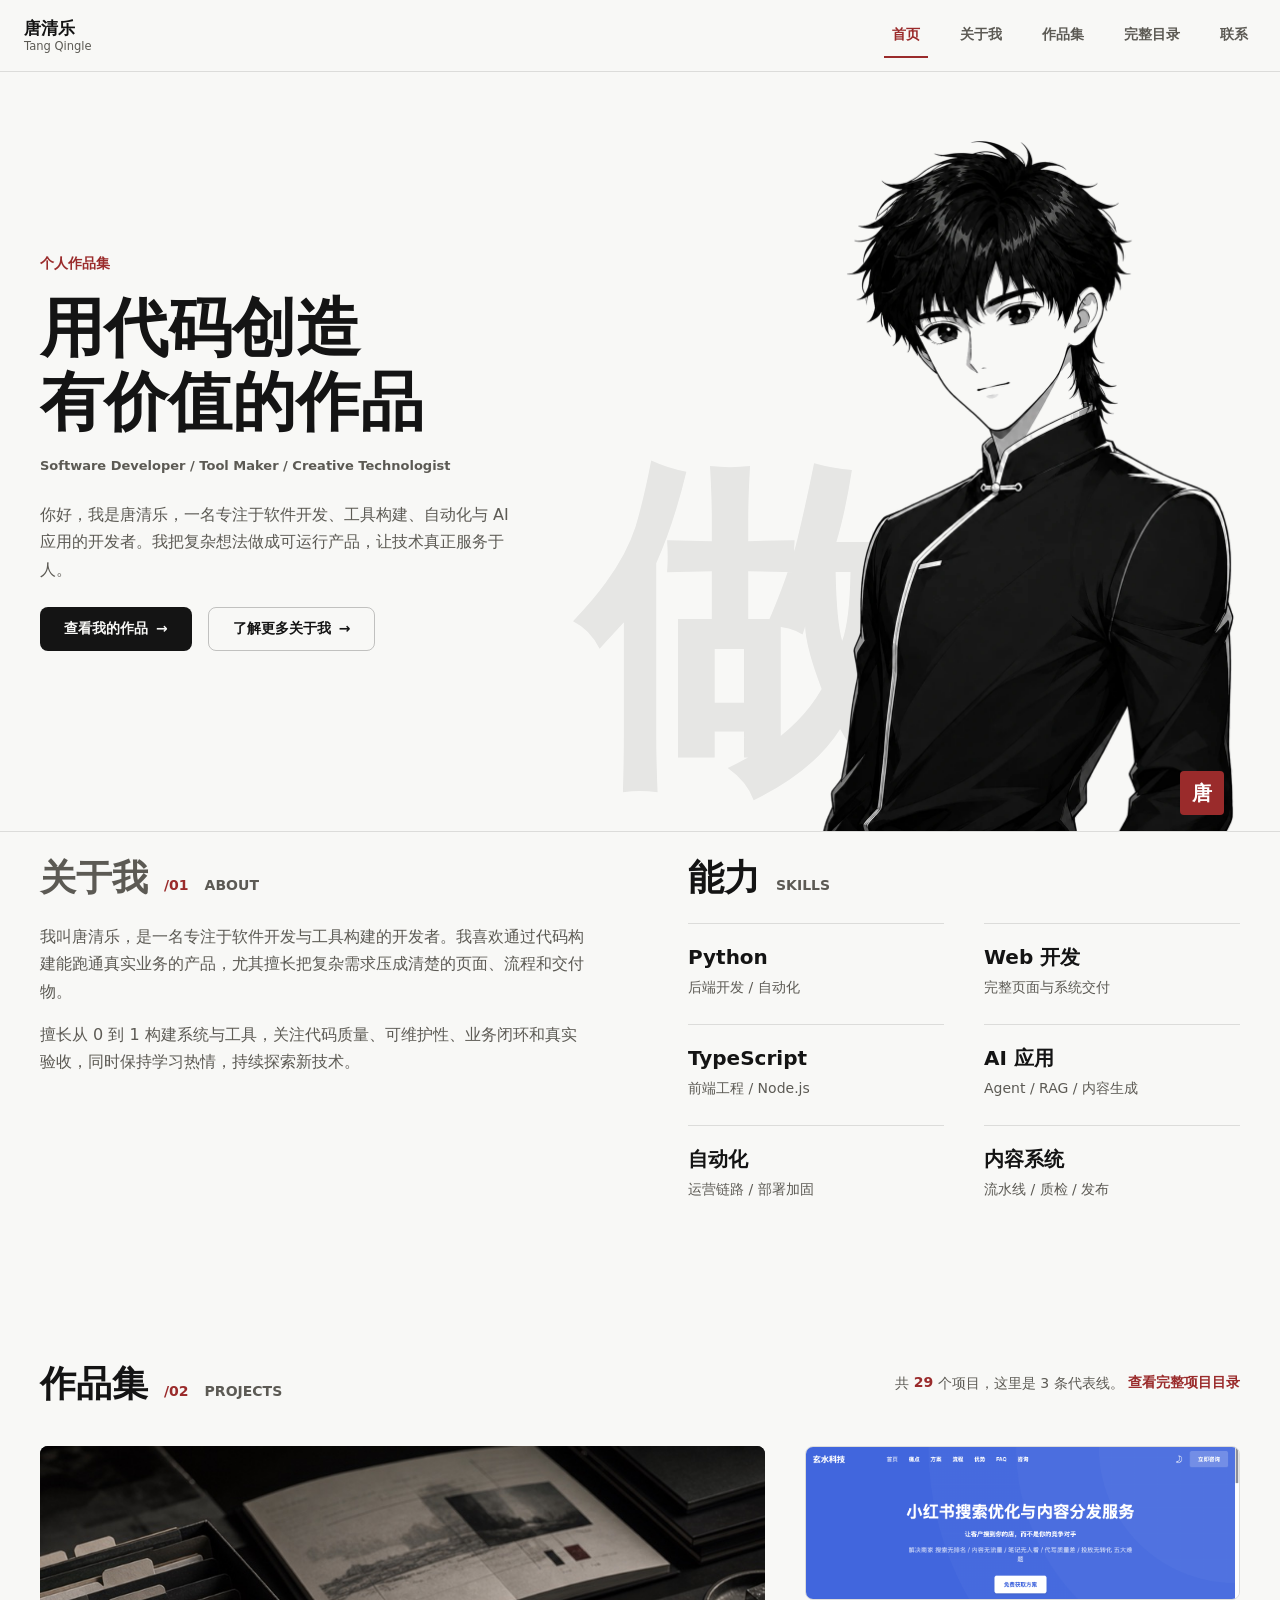
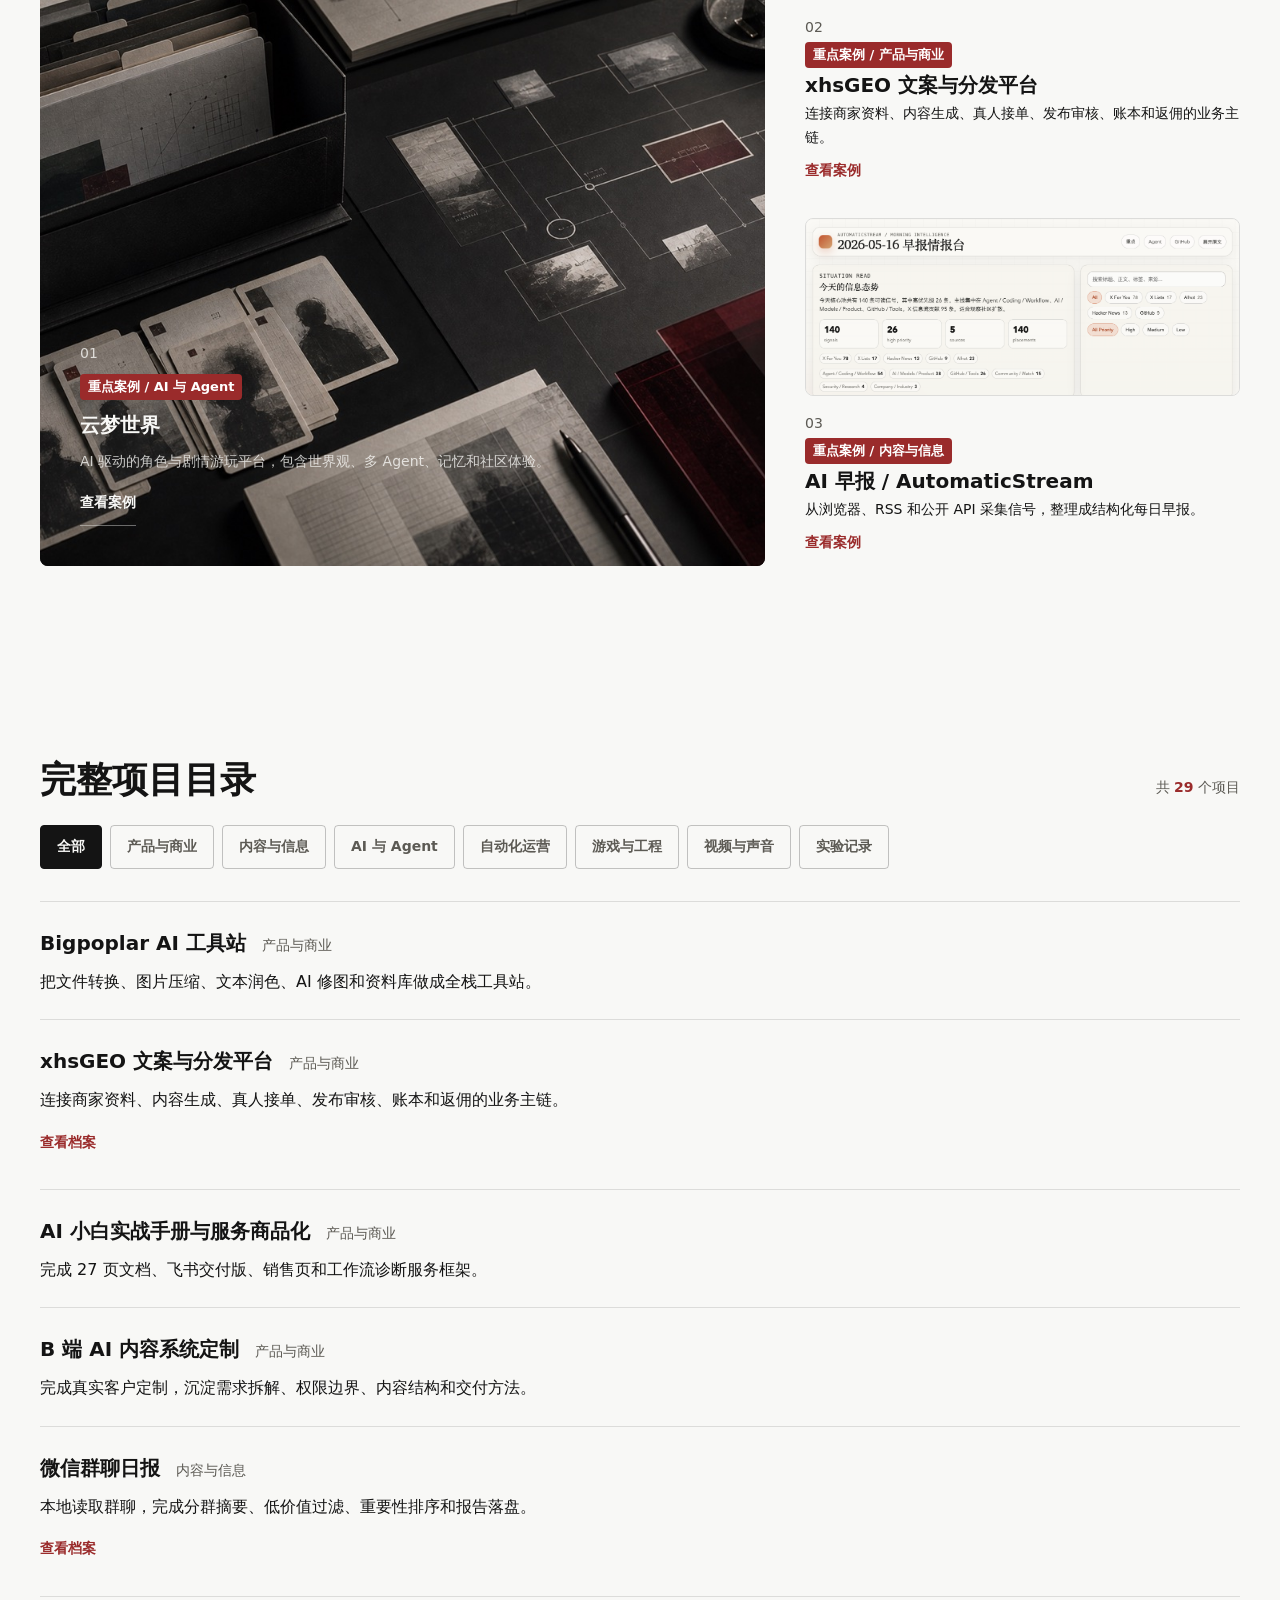
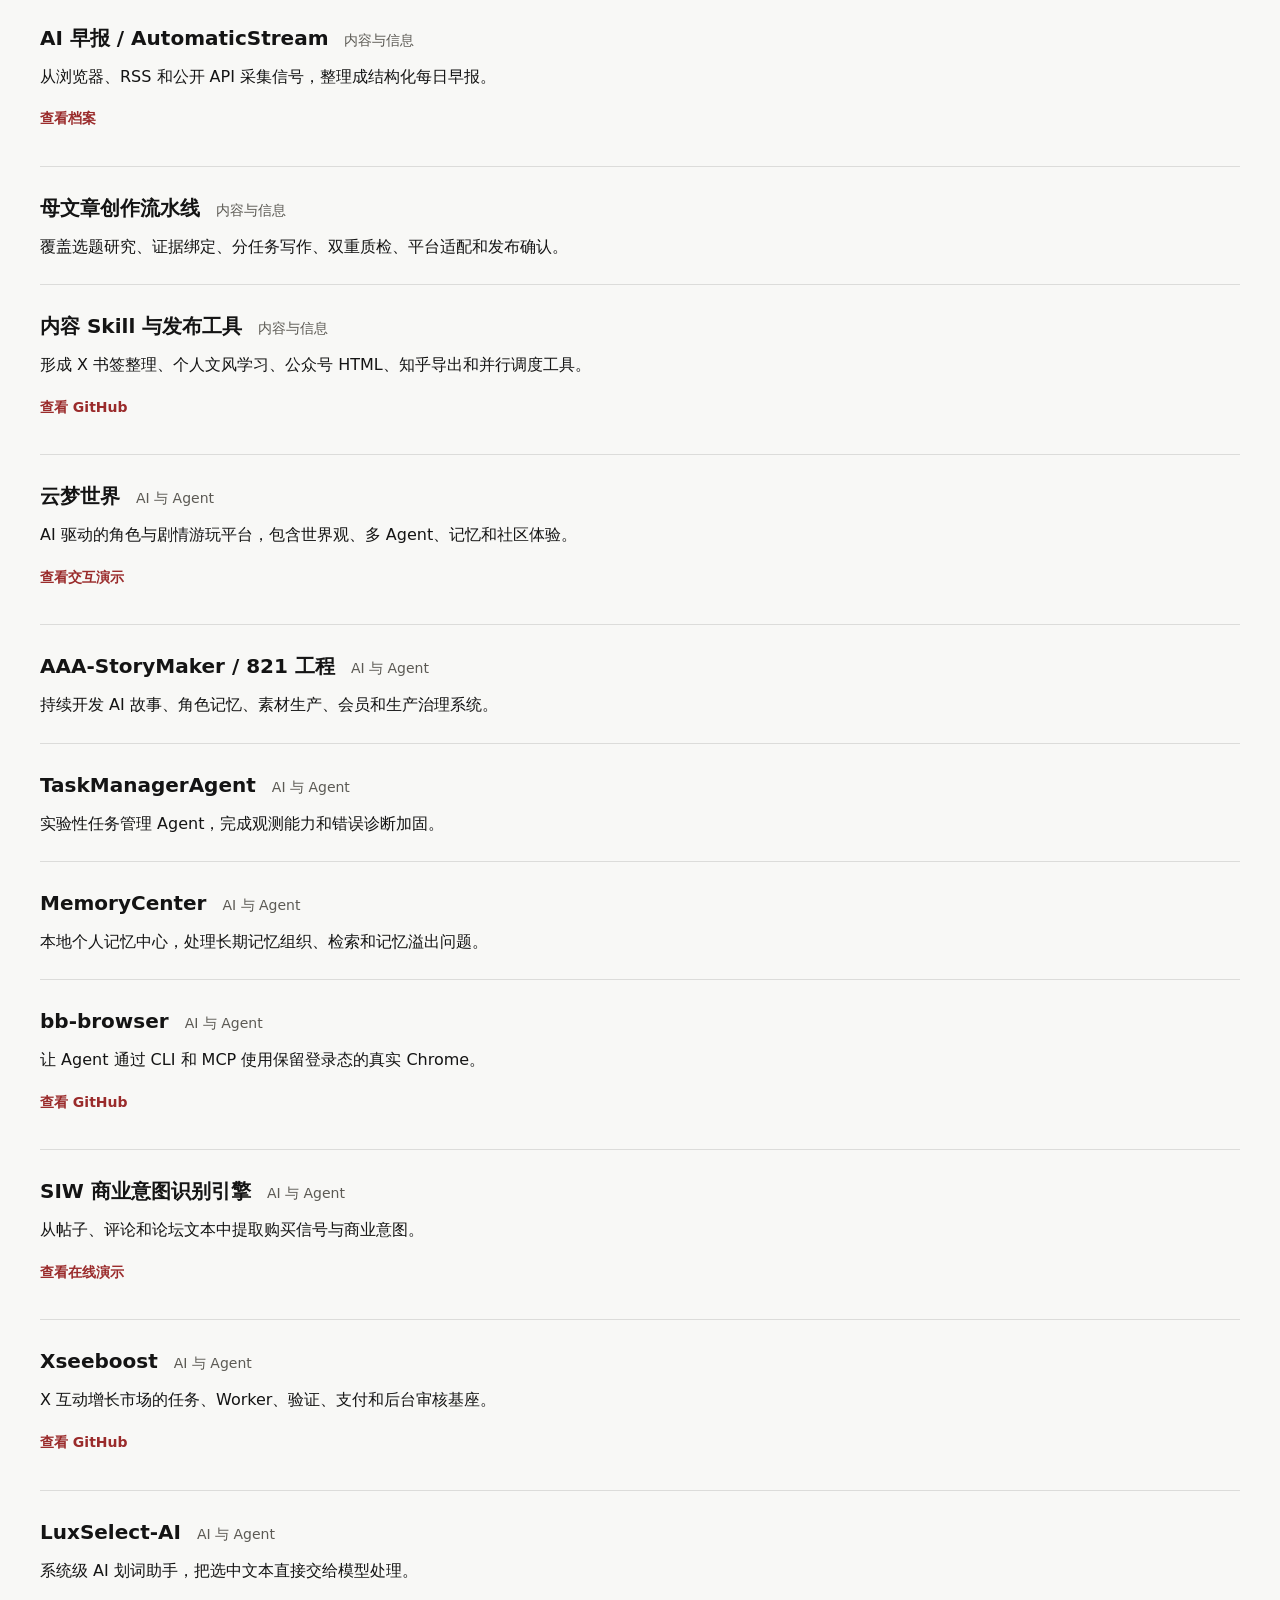
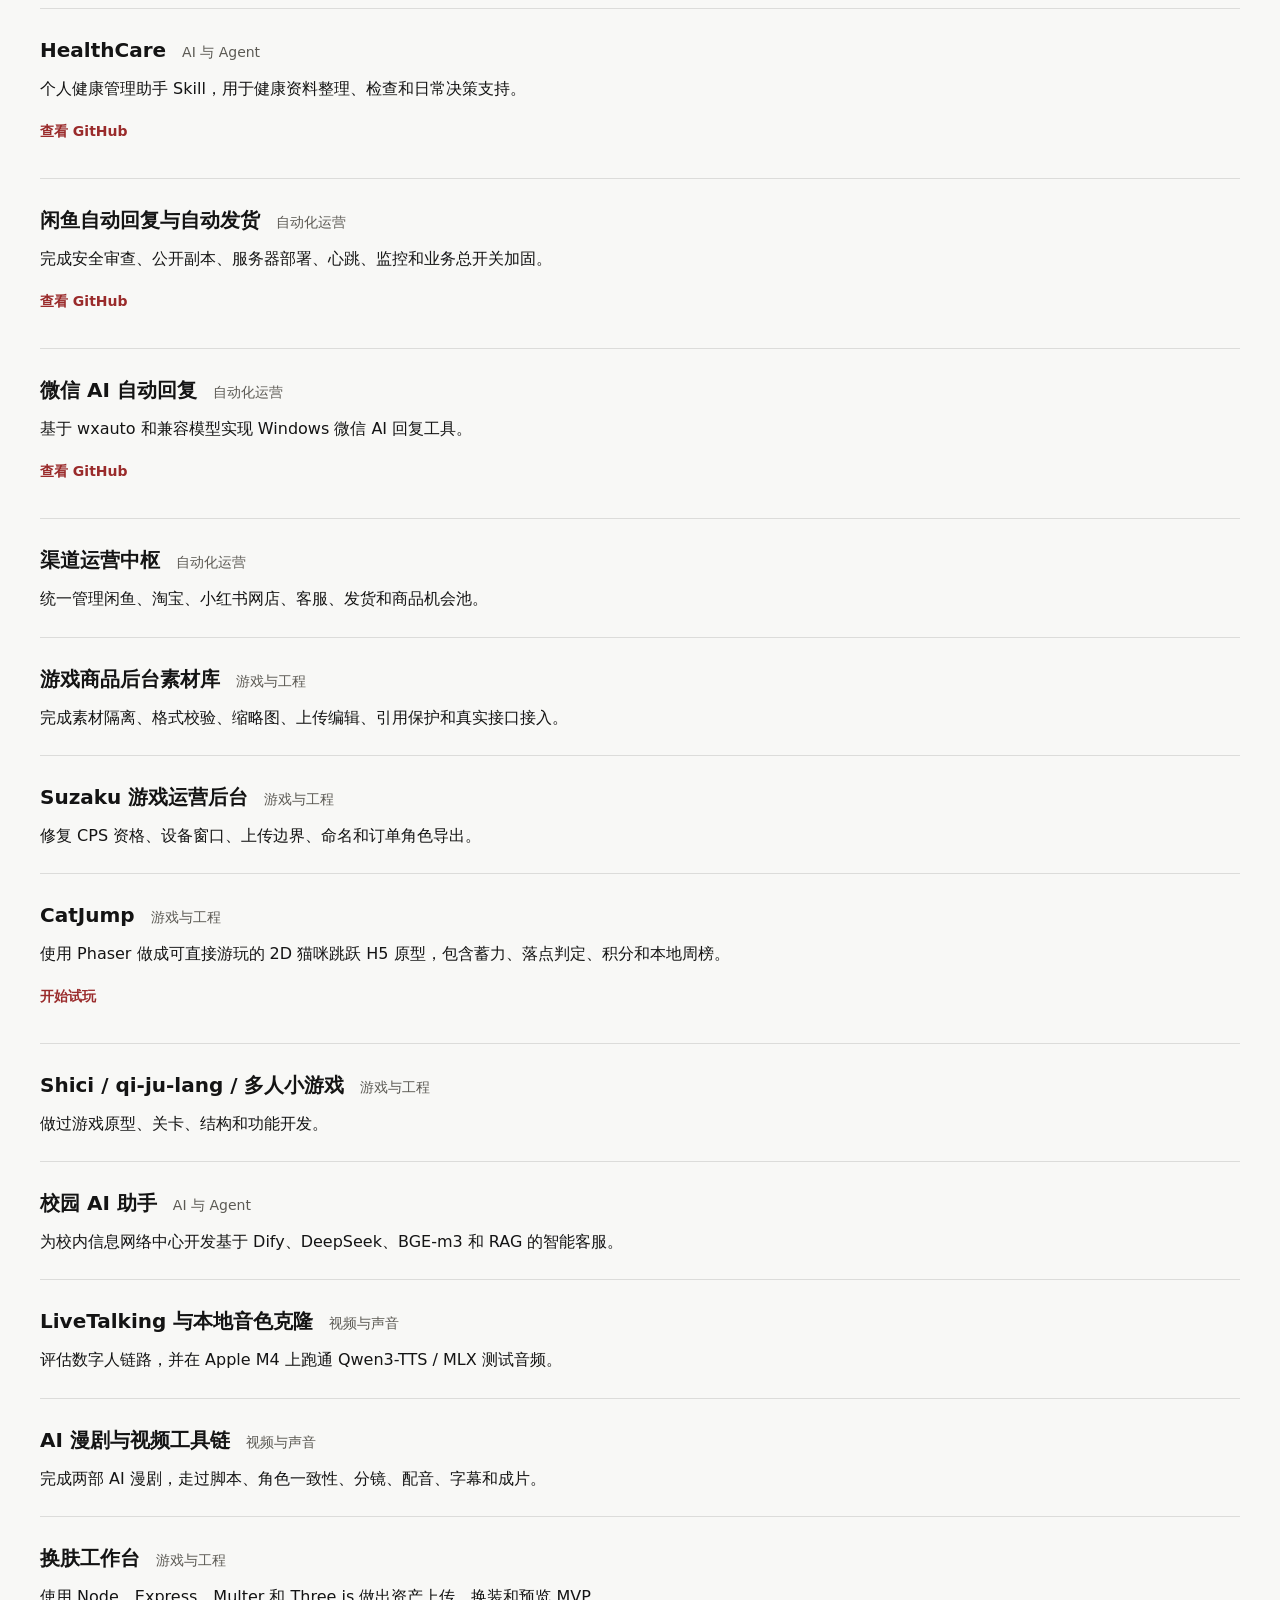
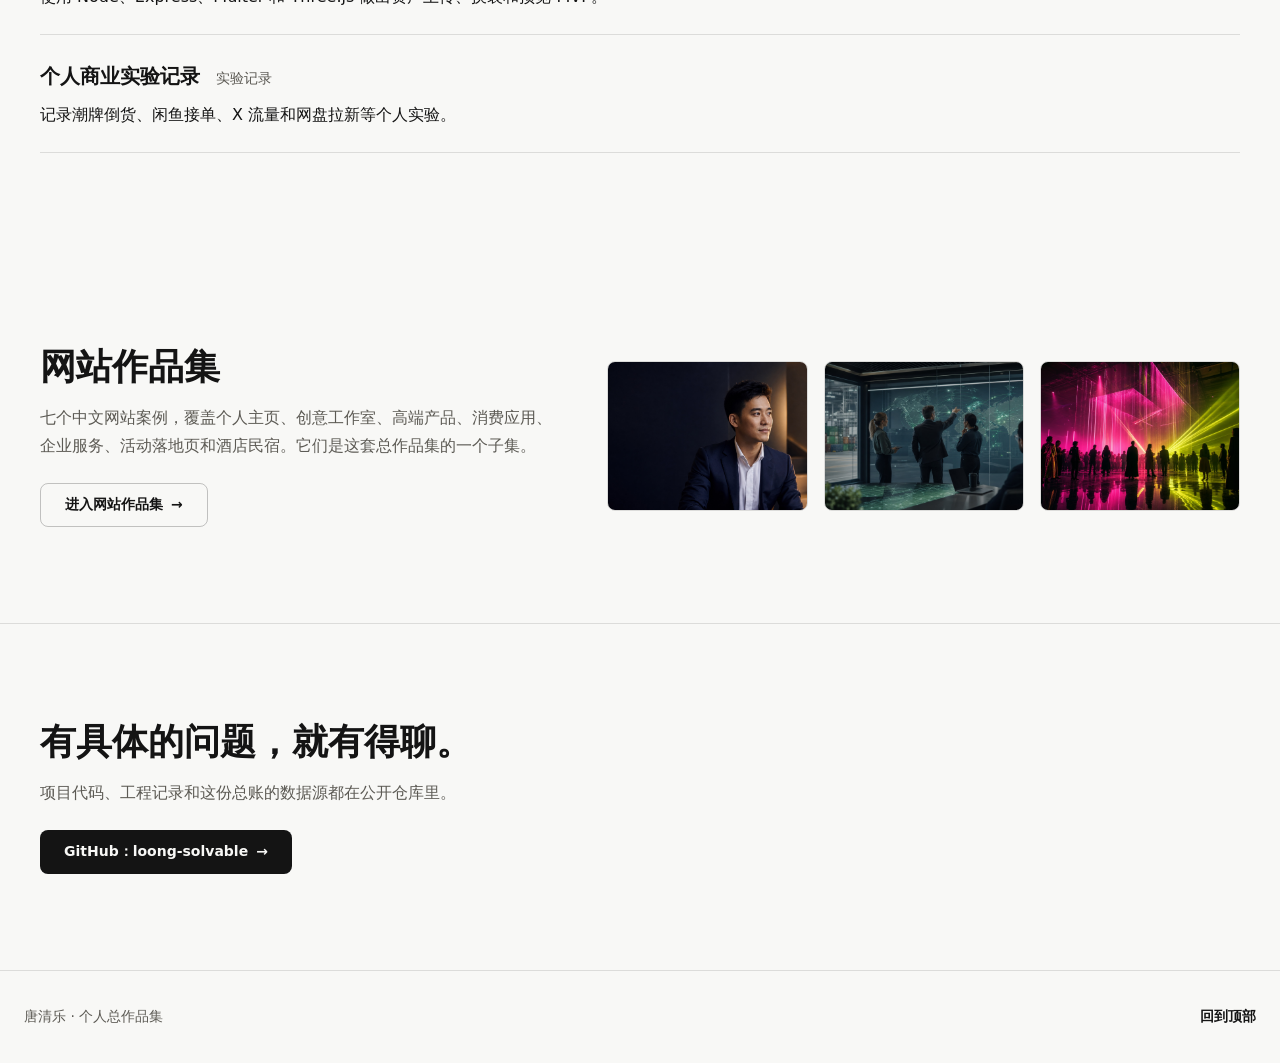
<file: index.html>
<!doctype html>
<html lang="zh-CN">
  <head>
    <meta charset="UTF-8" />
    <meta name="viewport" content="width=device-width, initial-scale=1.0" />
    <meta
      name="description"
      content="唐清乐的个人总作品集。29 个项目横跨 AI 产品、商业系统、自动化、内容流水线与工程实验。"
    />
    <title>唐清乐 | 个人总作品集</title>
    <link
      rel="icon"
      href="data:image/svg+xml,%3Csvg xmlns='http://www.w3.org/2000/svg' viewBox='0 0 64 64'%3E%3Crect width='64' height='64' rx='12' fill='%23141414'/%3E%3Ctext x='32' y='41' text-anchor='middle' font-family='Arial' font-size='28' font-weight='800' fill='%23f8f8f6'%3ET%3C/text%3E%3C/svg%3E"
    />
    <link rel="stylesheet" href="./styles.css?v=20260825-1" />
  </head>
  <body>
    <header class="site-header" data-site-header>
      <a class="brand" href="#top" aria-label="回到首页">
        <strong>唐清乐</strong>
        <span>Tang Qingle</span>
      </a>
      <button
        class="nav-toggle"
        type="button"
        aria-expanded="false"
        aria-controls="site-nav"
        data-nav-toggle
      >
        <span class="nav-toggle__bar"></span>
        <span class="nav-toggle__bar"></span>
        <span class="nav-toggle__bar"></span>
        <span class="sr-only">打开导航菜单</span>
      </button>
      <nav class="nav-links" id="site-nav" aria-label="页面导航" data-nav-links>
        <a href="#top">首页</a>
        <a href="#about">关于我</a>
        <a href="#featured">作品集</a>
        <a href="#ledger">完整目录</a>
        <a href="#contact">联系</a>
      </nav>
    </header>

    <main>
      <section class="hero" id="top" aria-labelledby="hero-title">
        <div class="hero__copy">
          <p class="hero__label">个人作品集</p>
          <h1 id="hero-title"><span>用代码创造</span><span>有价值的作品</span></h1>
          <p class="hero__role">Software Developer / Tool Maker / Creative Technologist</p>
          <p class="hero__intro">
            你好，我是唐清乐，一名专注于软件开发、工具构建、自动化与 AI
            应用的开发者。我把复杂想法做成可运行产品，让技术真正服务于人。
          </p>
          <div class="hero__actions">
            <a class="button button--primary" href="#featured">查看我的作品</a>
            <a class="button button--ghost" href="#about">了解更多关于我</a>
          </div>
        </div>
        <div class="hero__visual">
          <span class="hero__huge" aria-hidden="true">做</span>
          <img
            class="hero__portrait"
            src="./assets/tqy-hero-portrait.webp"
            alt="唐清乐黑白人物肖像"
            width="1122"
            height="1402"
            fetchpriority="high"
          />
          <span class="hero__seal" aria-hidden="true">唐</span>
        </div>
      </section>

      <section class="about reveal" id="about" aria-labelledby="about-title">
        <div class="about__intro">
          <p class="section-label"><span>关于我</span><span class="section-label__index">/01</span><span class="section-label__latin">ABOUT</span></p>
          <h2 id="about-title" class="sr-only">关于我</h2>
          <p>
            我叫唐清乐，是一名专注于软件开发与工具构建的开发者。我喜欢通过代码构建能跑通真实业务的产品，尤其擅长把复杂需求压成清楚的页面、流程和交付物。
          </p>
          <p>
            擅长从 0 到 1 构建系统与工具，关注代码质量、可维护性、业务闭环和真实验收，同时保持学习热情，持续探索新技术。
          </p>
        </div>
        <div class="about__skills">
          <p class="section-label"><span>能力</span><span class="section-label__latin">SKILLS</span></p>
          <ul class="skills-grid">
            <li><strong>Python</strong><span>后端开发 / 自动化</span></li>
            <li><strong>Web 开发</strong><span>完整页面与系统交付</span></li>
            <li><strong>TypeScript</strong><span>前端工程 / Node.js</span></li>
            <li><strong>AI 应用</strong><span>Agent / RAG / 内容生成</span></li>
            <li><strong>自动化</strong><span>运营链路 / 部署加固</span></li>
            <li><strong>内容系统</strong><span>流水线 / 质检 / 发布</span></li>
          </ul>
        </div>
      </section>

      <section class="featured reveal" id="featured" aria-labelledby="featured-title">
        <div class="featured__header">
          <p class="section-label"><span>作品集</span><span class="section-label__index">/02</span><span class="section-label__latin">PROJECTS</span></p>
          <h2 id="featured-title" class="sr-only">代表项目</h2>
          <p class="featured__note">
            共 <span data-project-count></span> 个项目，这里是 3 条代表线。
            <a href="#ledger">查看完整项目目录</a>
          </p>
        </div>
        <div class="featured__grid" data-featured-grid></div>
      </section>

      <section class="ledger reveal" id="ledger" aria-labelledby="ledger-title">
        <div class="ledger__header">
          <h2 id="ledger-title">完整项目目录</h2>
          <p class="ledger__count">共 <span data-project-count></span> 个项目</p>
        </div>
        <div class="ledger__filters" data-ledger-filters role="group" aria-label="按项目类别筛选"></div>
        <ul class="ledger__grid" data-ledger-grid></ul>
        <noscript>
          <p class="ledger__noscript">
            完整项目目录收录于本仓库 project-data.js，启用 JavaScript 后在此渲染，并提供分类筛选。
          </p>
        </noscript>
      </section>

      <section class="websites reveal" id="websites" aria-labelledby="websites-title">
        <div class="websites__copy">
          <h2 id="websites-title">网站作品集</h2>
          <p>
            七个中文网站案例，覆盖个人主页、创意工作室、高端产品、消费应用、企业服务、活动落地页和酒店民宿。它们是这套总作品集的一个子集。
          </p>
          <a class="button button--ghost" href="./portfolio-sites/index.html">进入网站作品集</a>
        </div>
        <div class="websites__thumbs">
          <img
            src="./portfolio-sites/assets/mingxuan-profile.jpg"
            alt="个人主页网站案例封面"
            loading="lazy"
          />
          <img
            src="./portfolio-sites/assets/northline-works.jpg"
            alt="企业服务网站案例封面"
            loading="lazy"
          />
          <img
            src="./portfolio-sites/assets/voltage-room.jpg"
            alt="活动落地页网站案例封面"
            loading="lazy"
          />
        </div>
      </section>

      <section class="contact reveal" id="contact" aria-labelledby="contact-title">
        <h2 id="contact-title">有具体的问题，就有得聊。</h2>
        <p>项目代码、工程记录和这份总账的数据源都在公开仓库里。</p>
        <a class="button button--primary" href="https://github.com/loong-solvable" target="_blank" rel="noreferrer">
          GitHub：loong-solvable
        </a>
      </section>
    </main>

    <footer class="site-footer">
      <p>唐清乐 · 个人总作品集</p>
      <a href="#top">回到顶部</a>
    </footer>

    <script src="./project-data.js?v=20260828-3"></script>
    <script src="./script.js?v=20260825-1"></script>
  </body>
</html>
</file>
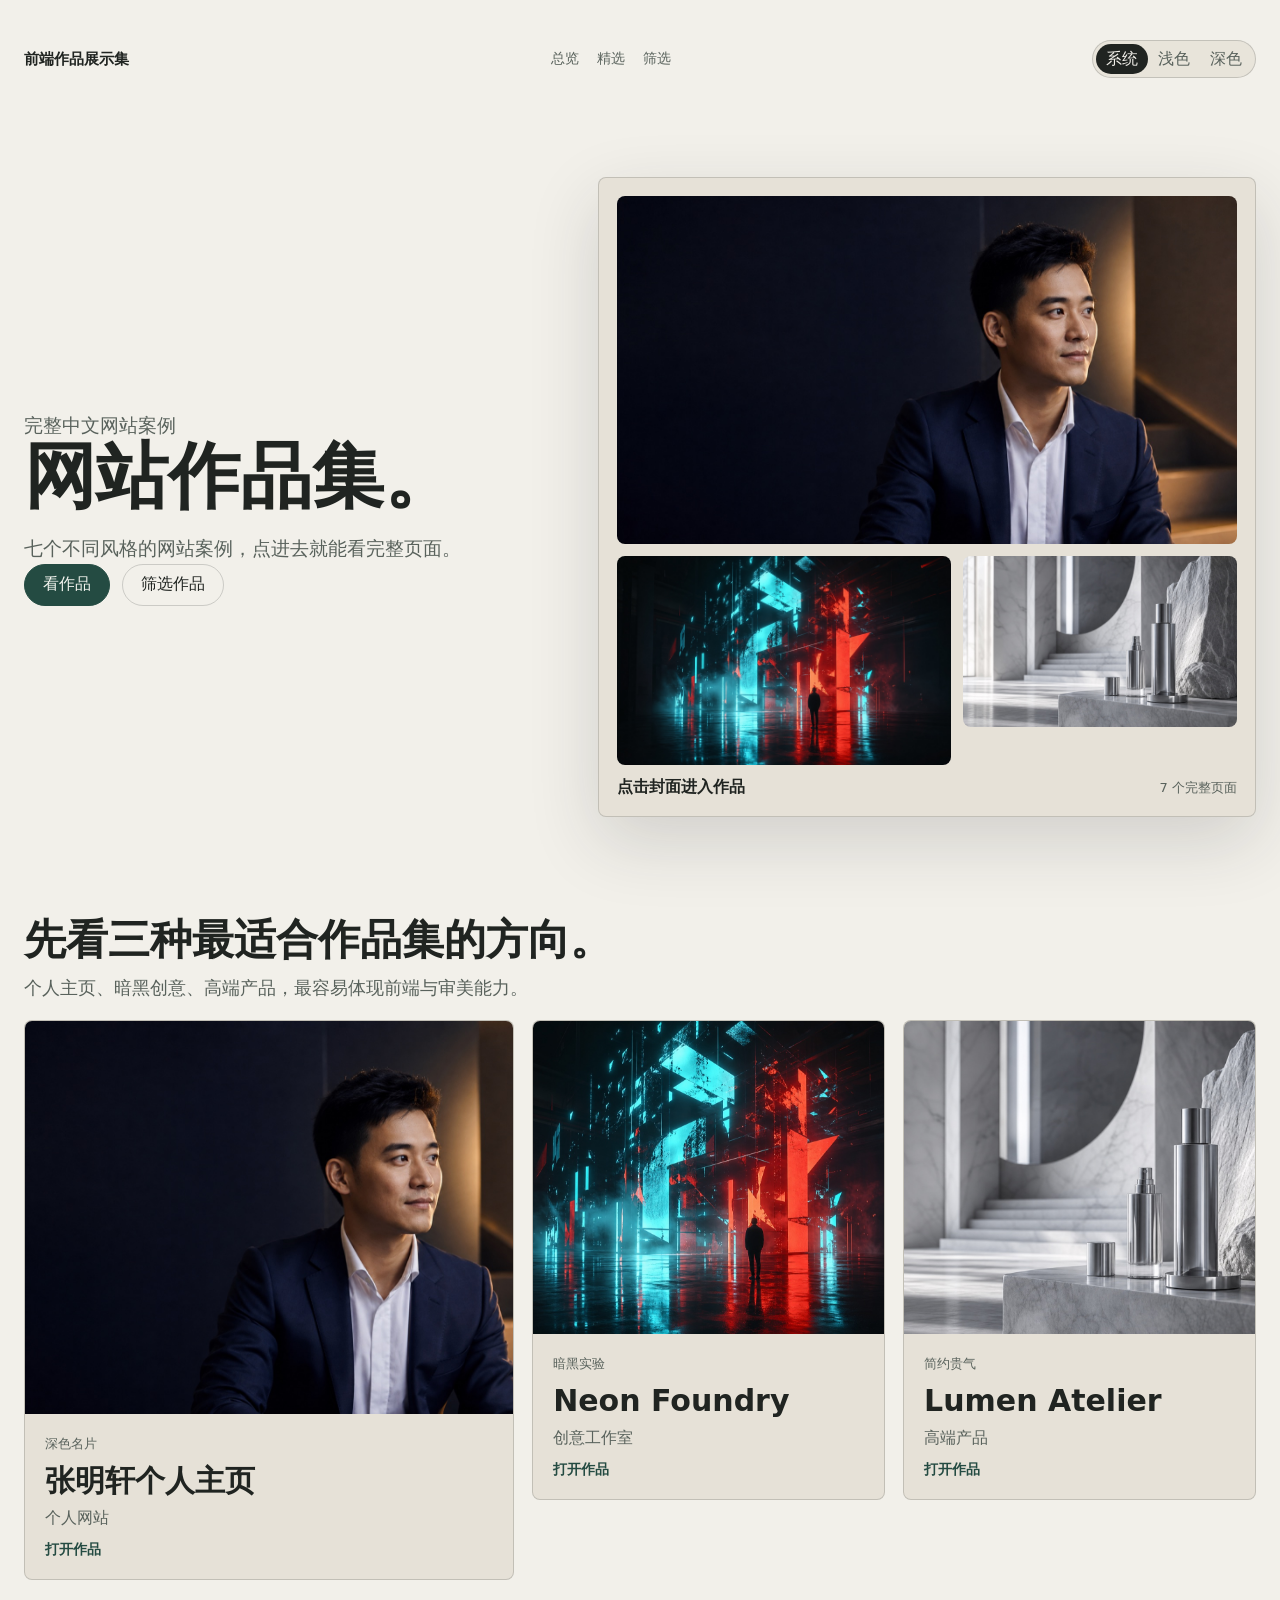
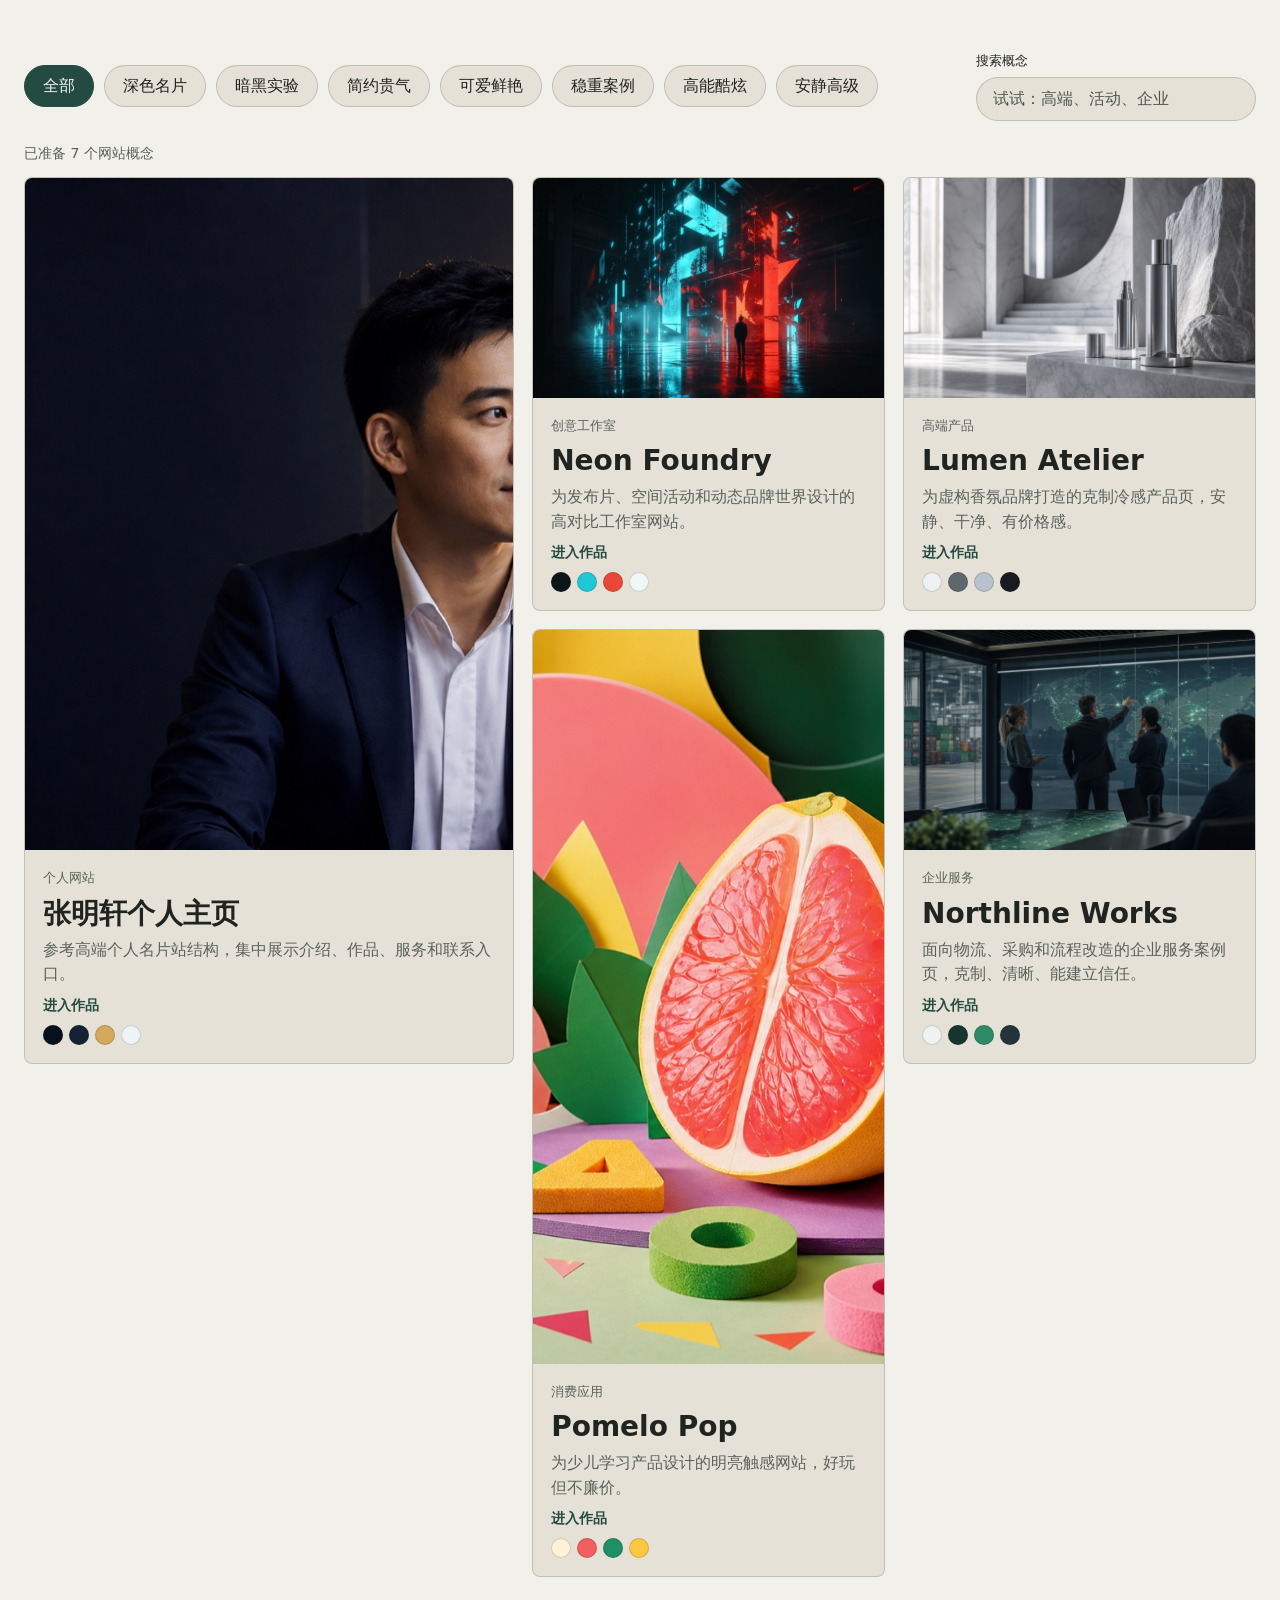
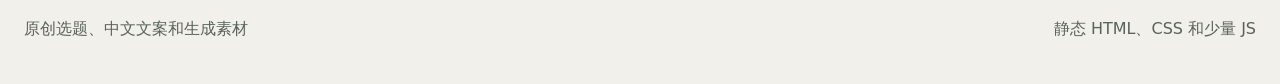
<file: portfolio-sites/index.html>
<!doctype html>
<html lang="zh-CN">
  <head>
    <meta charset="utf-8">
    <meta name="viewport" content="width=device-width, initial-scale=1">
    <meta name="description" content="一个中文前端作品展示集，集中展示七个可点击进入的完整网站案例。">
    <title>前端作品展示集</title>
    <link rel="icon" href="data:,">
    <link rel="preload" href="assets/mingxuan-profile.jpg" as="image">
    <link rel="stylesheet" href="styles.css">
  </head>
  <body class="gallery-body">
    <main class="gallery-shell">
      <header class="gallery-nav">
        <a class="brand-link" href="index.html">前端作品展示集</a>
        <nav aria-label="作品集导航">
          <a href="#overview">总览</a>
          <a href="#featured">精选</a>
          <a href="#filters">筛选</a>
        </nav>
        <div class="mode-toggle" data-mode-toggle></div>
      </header>

      <section id="overview" class="gallery-hero">
        <div>
          <p class="kicker">完整中文网站案例</p>
          <h1>网站作品集。</h1>
          <p>七个不同风格的网站案例，点进去就能看完整页面。</p>
          <div class="hero-actions">
            <a class="button primary" href="#concepts">看作品</a>
            <a class="button secondary" href="#filters">筛选作品</a>
          </div>
        </div>
        <aside class="gallery-panel showcase-panel" aria-label="作品封面拼贴">
          <a class="showcase-main" href="mingxuan-profile/" aria-label="打开张明轩个人主页">
            <img src="assets/mingxuan-profile.jpg" alt="张明轩个人主页封面">
          </a>
          <div class="showcase-pair">
            <a href="neon-foundry/" aria-label="打开 Neon Foundry">
              <img src="assets/neon-foundry.jpg" alt="Neon Foundry 网站封面">
            </a>
            <a href="lumen-atelier/" aria-label="打开 Lumen Atelier">
              <img src="assets/lumen-atelier.jpg" alt="Lumen Atelier 网站封面">
            </a>
          </div>
          <div class="panel-row">
            <strong>点击封面进入作品</strong>
            <span>7 个完整页面</span>
          </div>
        </aside>
      </section>

      <section id="featured" class="featured-section">
        <div class="section-copy">
          <h2>先看三种最适合作品集的方向。</h2>
          <p>个人主页、暗黑创意、高端产品，最容易体现前端与审美能力。</p>
        </div>
        <div class="featured-grid" data-featured-grid></div>
      </section>

      <section id="filters" class="gallery-controls" aria-label="作品筛选">
        <div class="filter-row" data-filters></div>
        <div class="search-wrap">
          <label for="site-search">搜索概念</label>
          <input id="site-search" data-search type="search" placeholder="试试：高端、活动、企业">
        </div>
      </section>

      <p class="gallery-state" data-gallery-state>正在加载网站概念</p>
      <section id="concepts" class="site-grid" data-project-grid aria-live="polite"></section>

      <footer class="gallery-footer">
        <span>原创选题、中文文案和生成素材</span>
        <span>静态 HTML、CSS 和少量 JS</span>
      </footer>
    </main>
    <script src="site-data.js"></script>
    <script src="theme.js"></script>
    <script src="portfolio.js"></script>
  </body>
</html>
</file>
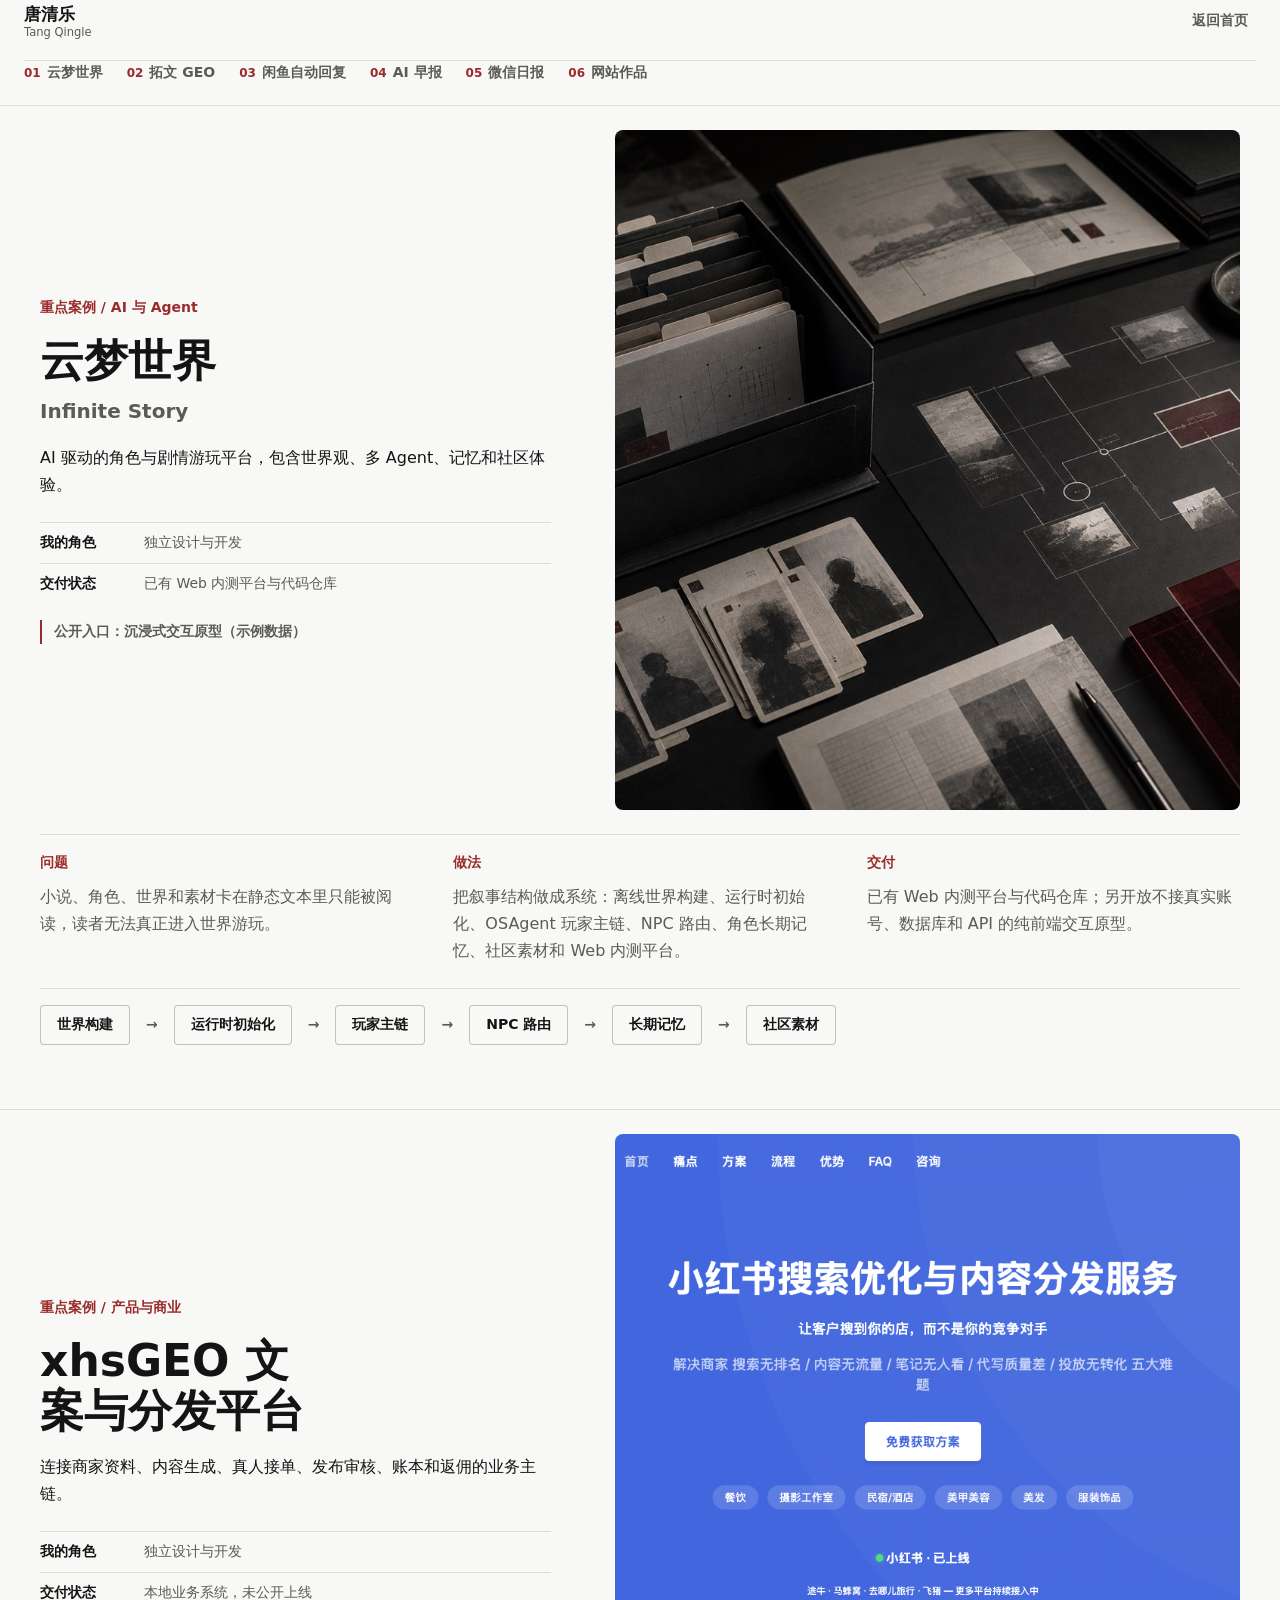
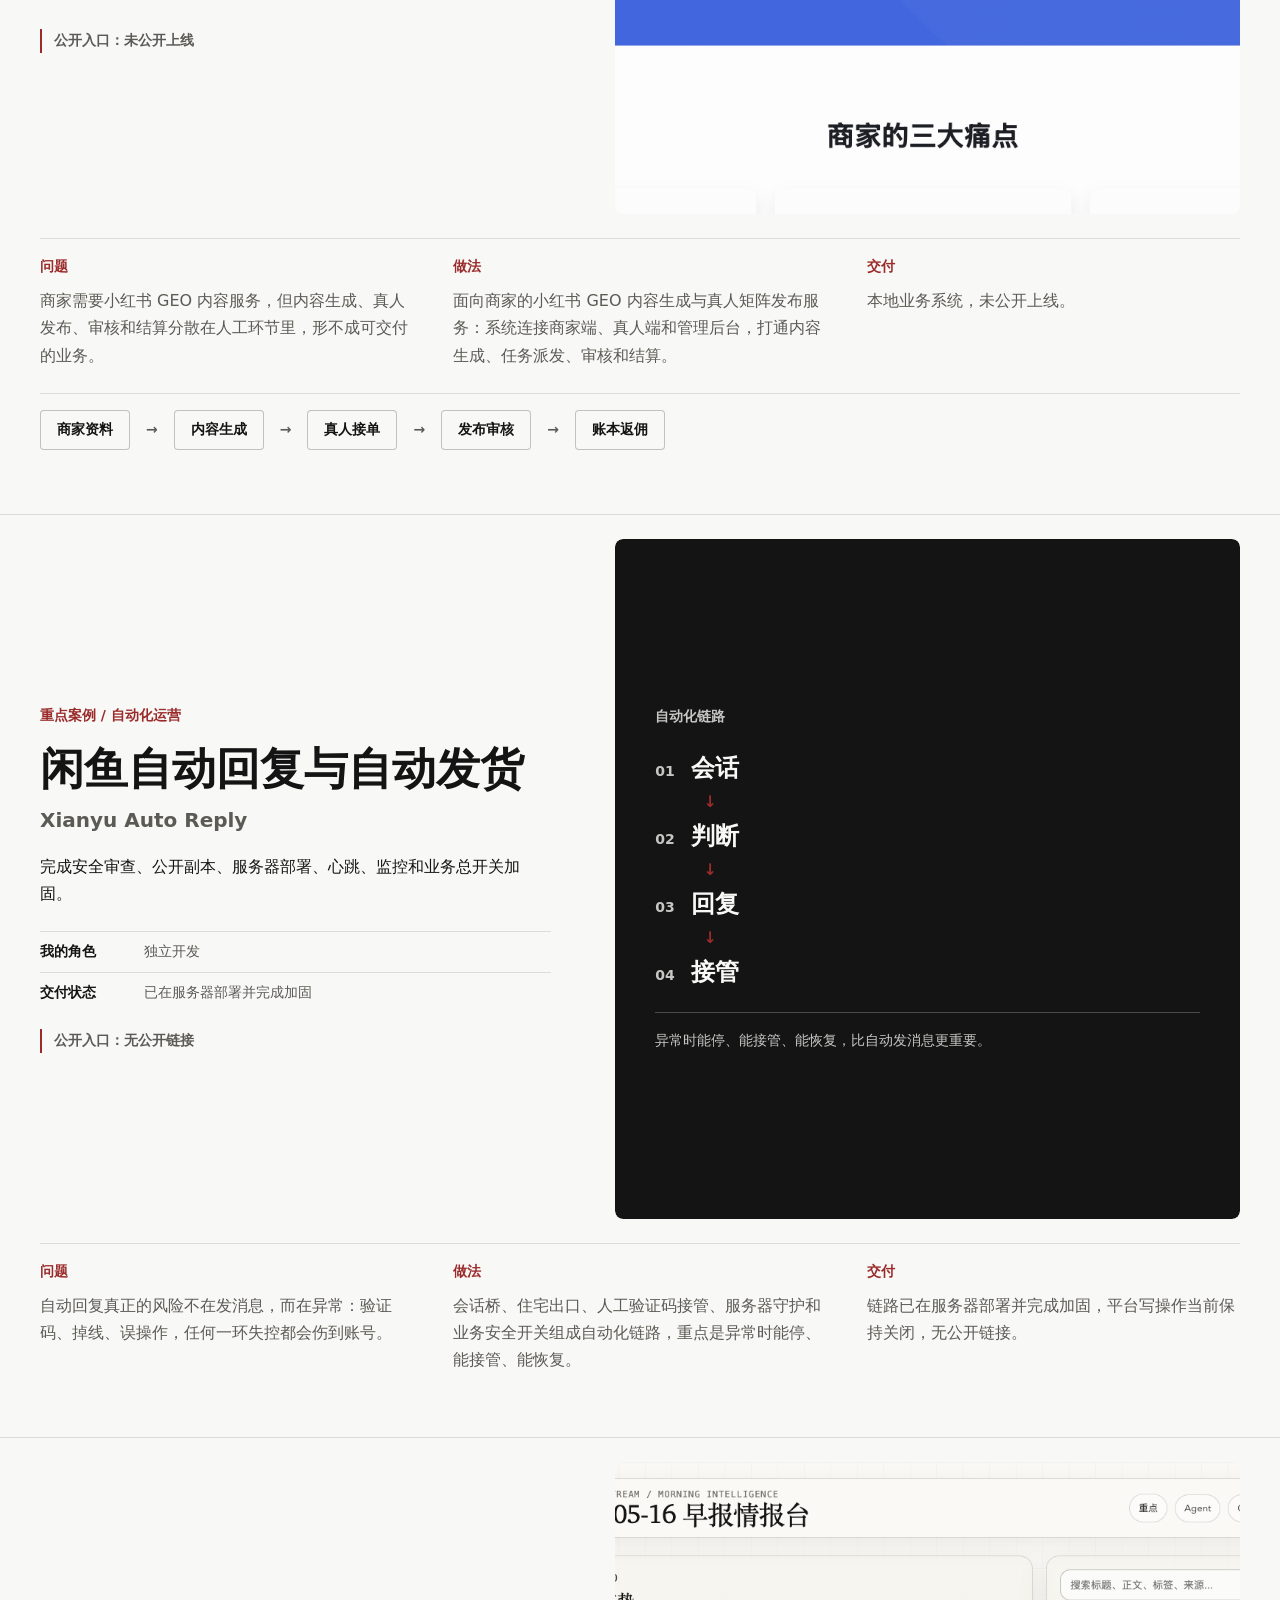
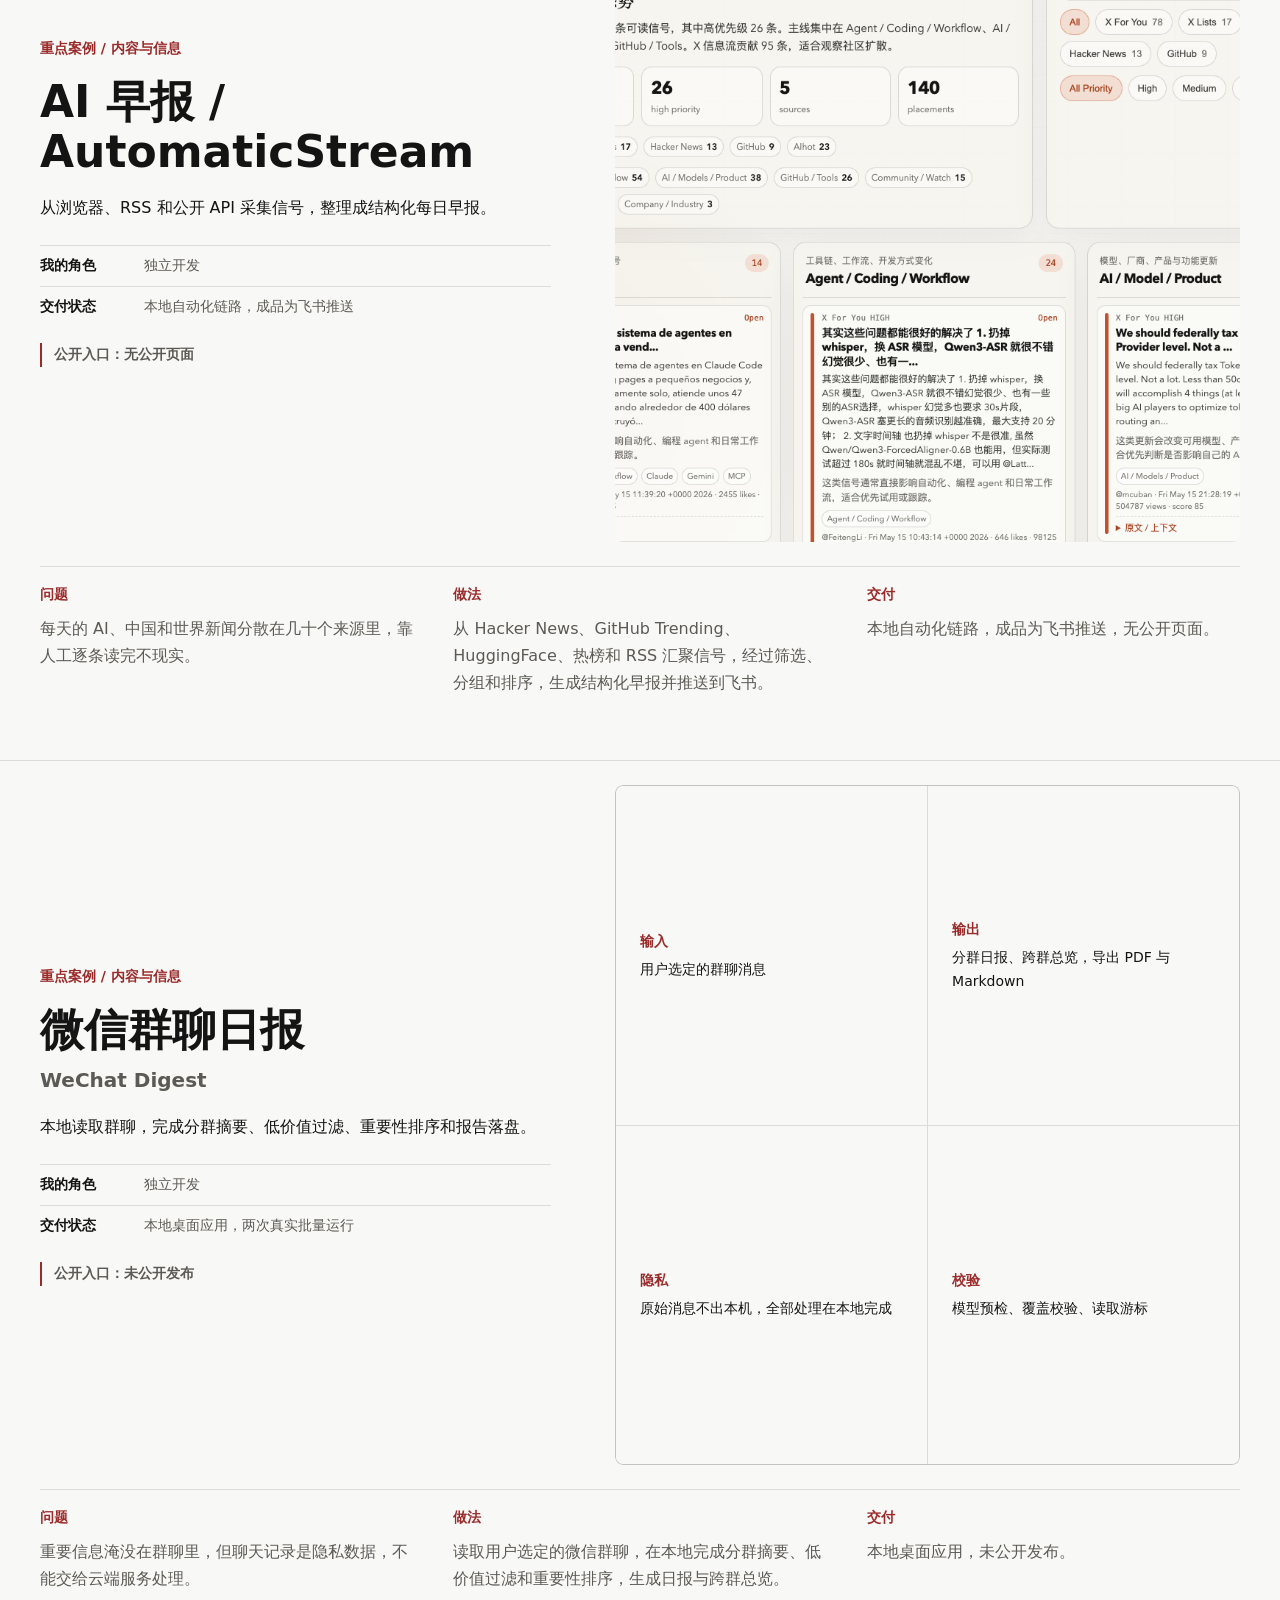
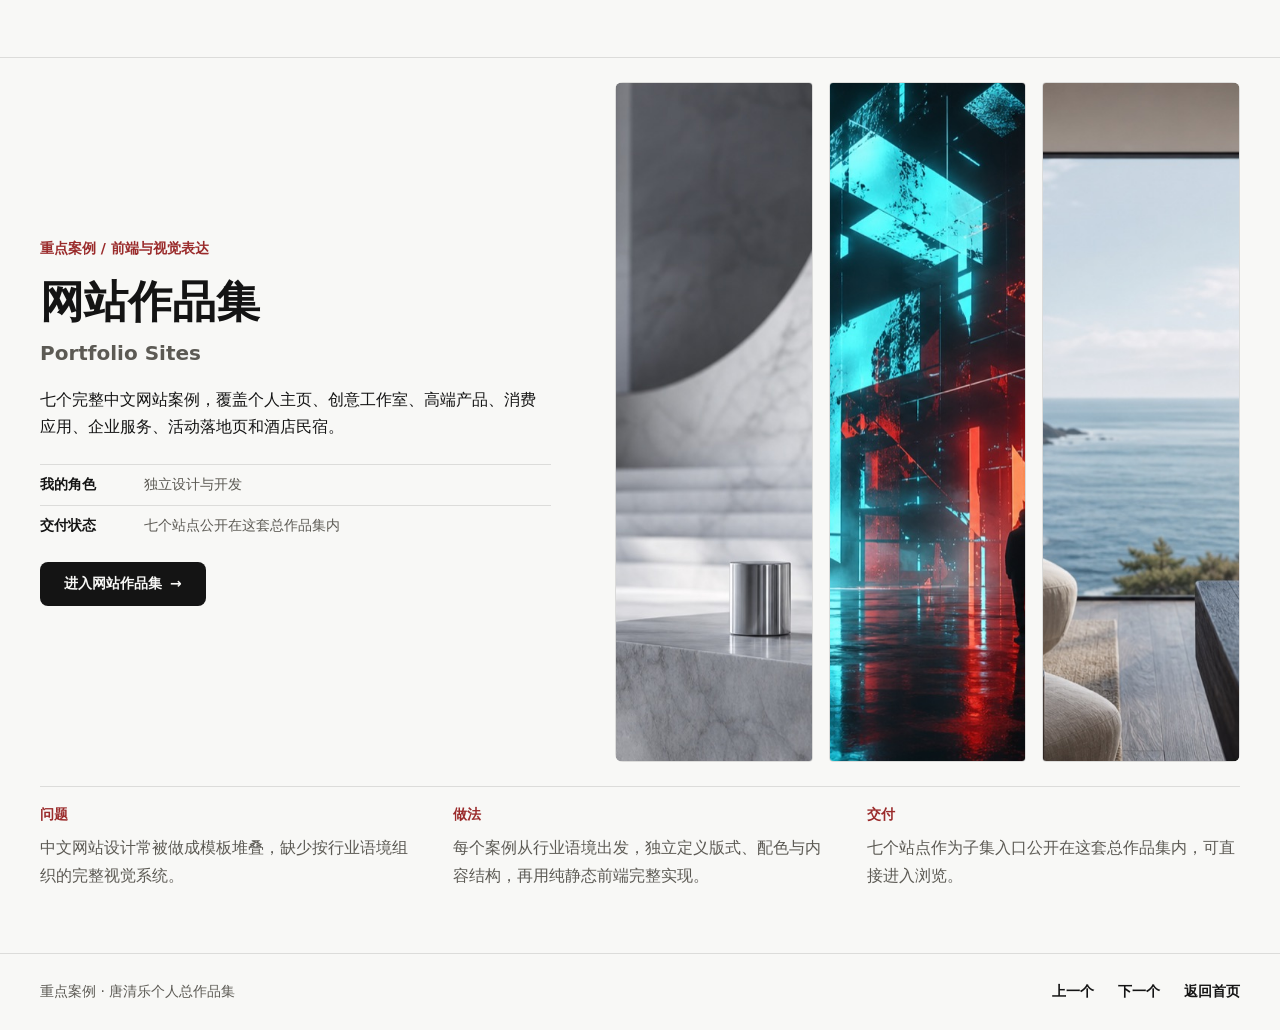
<file: project-cases/index.html>
<!doctype html>
<html lang="zh-CN">
  <head>
    <meta charset="UTF-8" />
    <meta name="viewport" content="width=device-width, initial-scale=1.0" />
    <meta
      name="description"
      content="唐清乐的六条重点案例。每条按问题、做法与交付展开。"
    />
    <title>重点案例 | 唐清乐</title>
    <link
      rel="icon"
      href="data:image/svg+xml,%3Csvg xmlns='http://www.w3.org/2000/svg' viewBox='0 0 64 64'%3E%3Crect width='64' height='64' rx='12' fill='%23141414'/%3E%3Ctext x='32' y='41' text-anchor='middle' font-family='Arial' font-size='28' font-weight='800' fill='%23f8f8f6'%3ET%3C/text%3E%3C/svg%3E"
    />
    <link rel="stylesheet" href="../styles.css?v=20260825-1" />
    <link rel="stylesheet" href="./styles.css?v=20260825-1" />
  </head>
  <body>
    <header class="site-header case-header">
      <a class="brand" href="../index.html" aria-label="返回首页">
        <strong>唐清乐</strong>
        <span>Tang Qingle</span>
      </a>
      <nav class="case-topnav" aria-label="页面导航">
        <a class="case-topnav__home" href="../index.html">返回首页</a>
      </nav>
      <nav class="case-index" aria-label="案例索引">
        <a href="#infinite-story"><span aria-hidden="true">01</span>云梦世界</a>
        <a href="#tuowen"><span aria-hidden="true">02</span>拓文 GEO</a>
        <a href="#xianyu"><span aria-hidden="true">03</span>闲鱼自动回复</a>
        <a href="#morning-brief"><span aria-hidden="true">04</span>AI 早报</a>
        <a href="#wechat-digest"><span aria-hidden="true">05</span>微信日报</a>
        <a href="#website-works"><span aria-hidden="true">06</span>网站作品</a>
      </nav>
    </header>

    <main id="top">
      <h1 class="sr-only">唐清乐重点案例</h1>

      <article class="case-entry" id="infinite-story" aria-labelledby="infinite-story-title">
        <div class="case-entry__inner">
          <div class="case-hero">
            <div class="case-hero__id">
              <div class="case-hero__head">
                <p class="case-kicker">重点案例 / AI 与 Agent</p>
                <h2 class="case-title" id="infinite-story-title">云梦世界</h2>
                <p class="case-sub">Infinite Story</p>
                <p class="case-lead">AI 驱动的角色与剧情游玩平台，包含世界观、多 Agent、记忆和社区体验。</p>
              </div>
              <div class="case-hero__meta">
                <dl class="case-meta">
                  <div>
                    <dt>我的角色</dt>
                    <dd>独立设计与开发</dd>
                  </div>
                  <div>
                    <dt>交付状态</dt>
                    <dd>已有 Web 内测平台与代码仓库</dd>
                  </div>
                </dl>
                <p class="case-status">
                  公开入口：<a href="../demos/yunmeng/">沉浸式交互原型</a>（示例数据）
                </p>
              </div>
            </div>
            <figure class="case-hero__visual">
              <img
                src="../assets/storymaker-case.jpg"
                alt="云梦世界叙事系统材料台，展示世界关系与角色卡"
                width="1200"
                height="900"
                fetchpriority="high"
              />
            </figure>
          </div>
          <div class="case-body">
            <dl class="case-cols">
              <div>
                <dt>问题</dt>
                <dd>小说、角色、世界和素材卡在静态文本里只能被阅读，读者无法真正进入世界游玩。</dd>
              </div>
              <div>
                <dt>做法</dt>
                <dd>把叙事结构做成系统：离线世界构建、运行时初始化、OSAgent 玩家主链、NPC 路由、角色长期记忆、社区素材和 Web 内测平台。</dd>
              </div>
              <div>
                <dt>交付</dt>
                <dd>已有 Web 内测平台与代码仓库；另开放不接真实账号、数据库和 API 的纯前端交互原型。</dd>
              </div>
            </dl>
            <ol class="flow-chain" aria-label="云梦世界系统链路">
              <li>世界构建</li>
              <li class="flow-chain__arrow" aria-hidden="true">→</li>
              <li>运行时初始化</li>
              <li class="flow-chain__arrow" aria-hidden="true">→</li>
              <li>玩家主链</li>
              <li class="flow-chain__arrow" aria-hidden="true">→</li>
              <li>NPC 路由</li>
              <li class="flow-chain__arrow" aria-hidden="true">→</li>
              <li>长期记忆</li>
              <li class="flow-chain__arrow" aria-hidden="true">→</li>
              <li>社区素材</li>
            </ol>
          </div>
        </div>
      </article>

      <article class="case-entry" id="tuowen" aria-labelledby="tuowen-title">
        <div class="case-entry__inner">
          <div class="case-hero reveal">
            <div class="case-hero__id">
              <div class="case-hero__head">
                <p class="case-kicker">重点案例 / 产品与商业</p>
                <h2 class="case-title" id="tuowen-title">xhsGEO 文案与分发平台</h2>
                <p class="case-lead">连接商家资料、内容生成、真人接单、发布审核、账本和返佣的业务主链。</p>
              </div>
              <div class="case-hero__meta">
                <dl class="case-meta">
                  <div>
                    <dt>我的角色</dt>
                    <dd>独立设计与开发</dd>
                  </div>
                  <div>
                    <dt>交付状态</dt>
                    <dd>本地业务系统，未公开上线</dd>
                  </div>
                </dl>
                <p class="case-status">公开入口：未公开上线</p>
              </div>
            </div>
            <figure class="case-hero__visual">
              <img
                src="../assets/tuowen-preview.png"
                alt="拓文 GEO 内容服务官网页面预览"
                width="1280"
                height="900"
                loading="lazy"
              />
            </figure>
          </div>
          <div class="case-body reveal">
            <dl class="case-cols">
              <div>
                <dt>问题</dt>
                <dd>商家需要小红书 GEO 内容服务，但内容生成、真人发布、审核和结算分散在人工环节里，形不成可交付的业务。</dd>
              </div>
              <div>
                <dt>做法</dt>
                <dd>面向商家的小红书 GEO 内容生成与真人矩阵发布服务：系统连接商家端、真人端和管理后台，打通内容生成、任务派发、审核和结算。</dd>
              </div>
              <div>
                <dt>交付</dt>
                <dd>本地业务系统，未公开上线。</dd>
              </div>
            </dl>
            <ol class="flow-chain" aria-label="拓文业务主链">
              <li>商家资料</li>
              <li class="flow-chain__arrow" aria-hidden="true">→</li>
              <li>内容生成</li>
              <li class="flow-chain__arrow" aria-hidden="true">→</li>
              <li>真人接单</li>
              <li class="flow-chain__arrow" aria-hidden="true">→</li>
              <li>发布审核</li>
              <li class="flow-chain__arrow" aria-hidden="true">→</li>
              <li>账本返佣</li>
            </ol>
          </div>
        </div>
      </article>

      <article class="case-entry" id="xianyu" aria-labelledby="xianyu-title">
        <div class="case-entry__inner">
          <div class="case-hero reveal">
            <div class="case-hero__id">
              <div class="case-hero__head">
                <p class="case-kicker">重点案例 / 自动化运营</p>
                <h2 class="case-title" id="xianyu-title">闲鱼自动回复与自动发货</h2>
                <p class="case-sub">Xianyu Auto Reply</p>
                <p class="case-lead">完成安全审查、公开副本、服务器部署、心跳、监控和业务总开关加固。</p>
              </div>
              <div class="case-hero__meta">
                <dl class="case-meta">
                  <div>
                    <dt>我的角色</dt>
                    <dd>独立开发</dd>
                  </div>
                  <div>
                    <dt>交付状态</dt>
                    <dd>已在服务器部署并完成加固</dd>
                  </div>
                </dl>
                <p class="case-status">公开入口：无公开链接</p>
              </div>
            </div>
            <div class="case-hero__visual">
              <div class="flow-panel">
                <p class="flow-panel__label">自动化链路</p>
                <ol class="flow-panel__steps">
                  <li><span aria-hidden="true">01</span>会话</li>
                  <li class="flow-panel__arrow" aria-hidden="true">↓</li>
                  <li><span aria-hidden="true">02</span>判断</li>
                  <li class="flow-panel__arrow" aria-hidden="true">↓</li>
                  <li><span aria-hidden="true">03</span>回复</li>
                  <li class="flow-panel__arrow" aria-hidden="true">↓</li>
                  <li><span aria-hidden="true">04</span>接管</li>
                </ol>
                <p class="flow-panel__note">异常时能停、能接管、能恢复，比自动发消息更重要。</p>
              </div>
            </div>
          </div>
          <div class="case-body reveal">
            <dl class="case-cols">
              <div>
                <dt>问题</dt>
                <dd>自动回复真正的风险不在发消息，而在异常：验证码、掉线、误操作，任何一环失控都会伤到账号。</dd>
              </div>
              <div>
                <dt>做法</dt>
                <dd>会话桥、住宅出口、人工验证码接管、服务器守护和业务安全开关组成自动化链路，重点是异常时能停、能接管、能恢复。</dd>
              </div>
              <div>
                <dt>交付</dt>
                <dd>链路已在服务器部署并完成加固，平台写操作当前保持关闭，无公开链接。</dd>
              </div>
            </dl>
          </div>
        </div>
      </article>

      <article class="case-entry" id="morning-brief" aria-labelledby="morning-brief-title">
        <div class="case-entry__inner">
          <div class="case-hero reveal">
            <div class="case-hero__id">
              <div class="case-hero__head">
                <p class="case-kicker">重点案例 / 内容与信息</p>
                <h2 class="case-title" id="morning-brief-title">AI 早报 / AutomaticStream</h2>
                <p class="case-lead">从浏览器、RSS 和公开 API 采集信号，整理成结构化每日早报。</p>
              </div>
              <div class="case-hero__meta">
                <dl class="case-meta">
                  <div>
                    <dt>我的角色</dt>
                    <dd>独立开发</dd>
                  </div>
                  <div>
                    <dt>交付状态</dt>
                    <dd>本地自动化链路，成品为飞书推送</dd>
                  </div>
                </dl>
                <p class="case-status">公开入口：无公开页面</p>
              </div>
            </div>
            <figure class="case-hero__visual">
              <img
                src="../assets/briefing-dashboard.png"
                alt="AI 早报系统成品界面，展示分组排序后的结构化新闻"
                width="1200"
                height="924"
                loading="lazy"
              />
            </figure>
          </div>
          <div class="case-body reveal">
            <dl class="case-cols">
              <div>
                <dt>问题</dt>
                <dd>每天的 AI、中国和世界新闻分散在几十个来源里，靠人工逐条读完不现实。</dd>
              </div>
              <div>
                <dt>做法</dt>
                <dd>从 Hacker News、GitHub Trending、HuggingFace、热榜和 RSS 汇聚信号，经过筛选、分组和排序，生成结构化早报并推送到飞书。</dd>
              </div>
              <div>
                <dt>交付</dt>
                <dd>本地自动化链路，成品为飞书推送，无公开页面。</dd>
              </div>
            </dl>
          </div>
        </div>
      </article>

      <article class="case-entry" id="wechat-digest" aria-labelledby="wechat-digest-title">
        <div class="case-entry__inner">
          <div class="case-hero reveal">
            <div class="case-hero__id">
              <div class="case-hero__head">
                <p class="case-kicker">重点案例 / 内容与信息</p>
                <h2 class="case-title" id="wechat-digest-title">微信群聊日报</h2>
                <p class="case-sub">WeChat Digest</p>
                <p class="case-lead">本地读取群聊，完成分群摘要、低价值过滤、重要性排序和报告落盘。</p>
              </div>
              <div class="case-hero__meta">
                <dl class="case-meta">
                  <div>
                    <dt>我的角色</dt>
                    <dd>独立开发</dd>
                  </div>
                  <div>
                    <dt>交付状态</dt>
                    <dd>本地桌面应用，两次真实批量运行</dd>
                  </div>
                </dl>
                <p class="case-status">公开入口：未公开发布</p>
              </div>
            </div>
            <div class="case-hero__visual">
              <dl class="fact-panel">
                <div>
                  <dt>输入</dt>
                  <dd>用户选定的群聊消息</dd>
                </div>
                <div>
                  <dt>输出</dt>
                  <dd>分群日报、跨群总览，导出 PDF 与 Markdown</dd>
                </div>
                <div>
                  <dt>隐私</dt>
                  <dd>原始消息不出本机，全部处理在本地完成</dd>
                </div>
                <div>
                  <dt>校验</dt>
                  <dd>模型预检、覆盖校验、读取游标</dd>
                </div>
              </dl>
            </div>
          </div>
          <div class="case-body reveal">
            <dl class="case-cols">
              <div>
                <dt>问题</dt>
                <dd>重要信息淹没在群聊里，但聊天记录是隐私数据，不能交给云端服务处理。</dd>
              </div>
              <div>
                <dt>做法</dt>
                <dd>读取用户选定的微信群聊，在本地完成分群摘要、低价值过滤和重要性排序，生成日报与跨群总览。</dd>
              </div>
              <div>
                <dt>交付</dt>
                <dd>本地桌面应用，未公开发布。</dd>
              </div>
            </dl>
          </div>
        </div>
      </article>

      <article class="case-entry" id="website-works" aria-labelledby="website-works-title">
        <div class="case-entry__inner">
          <div class="case-hero reveal">
            <div class="case-hero__id">
              <div class="case-hero__head">
                <p class="case-kicker">重点案例 / 前端与视觉表达</p>
                <h2 class="case-title" id="website-works-title">网站作品集</h2>
                <p class="case-sub">Portfolio Sites</p>
                <p class="case-lead">七个完整中文网站案例，覆盖个人主页、创意工作室、高端产品、消费应用、企业服务、活动落地页和酒店民宿。</p>
              </div>
              <div class="case-hero__meta">
                <dl class="case-meta">
                  <div>
                    <dt>我的角色</dt>
                    <dd>独立设计与开发</dd>
                  </div>
                  <div>
                    <dt>交付状态</dt>
                    <dd>七个站点公开在这套总作品集内</dd>
                  </div>
                </dl>
                <a class="button button--primary case-cta" href="../portfolio-sites/index.html">进入网站作品集</a>
              </div>
            </div>
            <div class="case-hero__visual">
              <div class="works-covers">
                <img
                  src="../portfolio-sites/assets/lumen-atelier.jpg"
                  alt="高端产品网站案例封面"
                  width="1440"
                  height="900"
                  loading="lazy"
                />
                <img
                  src="../portfolio-sites/assets/neon-foundry.jpg"
                  alt="创意工作室网站案例封面"
                  width="1440"
                  height="900"
                  loading="lazy"
                />
                <img
                  src="../portfolio-sites/assets/quiet-harbor.jpg"
                  alt="酒店民宿网站案例封面"
                  width="1440"
                  height="900"
                  loading="lazy"
                />
              </div>
            </div>
          </div>
          <div class="case-body reveal">
            <dl class="case-cols">
              <div>
                <dt>问题</dt>
                <dd>中文网站设计常被做成模板堆叠，缺少按行业语境组织的完整视觉系统。</dd>
              </div>
              <div>
                <dt>做法</dt>
                <dd>每个案例从行业语境出发，独立定义版式、配色与内容结构，再用纯静态前端完整实现。</dd>
              </div>
              <div>
                <dt>交付</dt>
                <dd>七个站点作为子集入口公开在这套总作品集内，可直接进入浏览。</dd>
              </div>
            </dl>
          </div>
        </div>
      </article>
    </main>

    <footer class="case-footer">
      <div class="case-footer__inner">
        <p>重点案例 · 唐清乐个人总作品集</p>
        <nav class="case-footer__nav" aria-label="案例切换">
          <a href="#wechat-digest" aria-label="上一条案例：微信群聊日报">上一个</a>
          <a href="#infinite-story" aria-label="回到第一条案例：云梦世界">下一个</a>
          <a href="../index.html">返回首页</a>
        </nav>
      </div>
    </footer>

    <script src="./script.js?v=20260825-1"></script>
  </body>
</html>
</file>
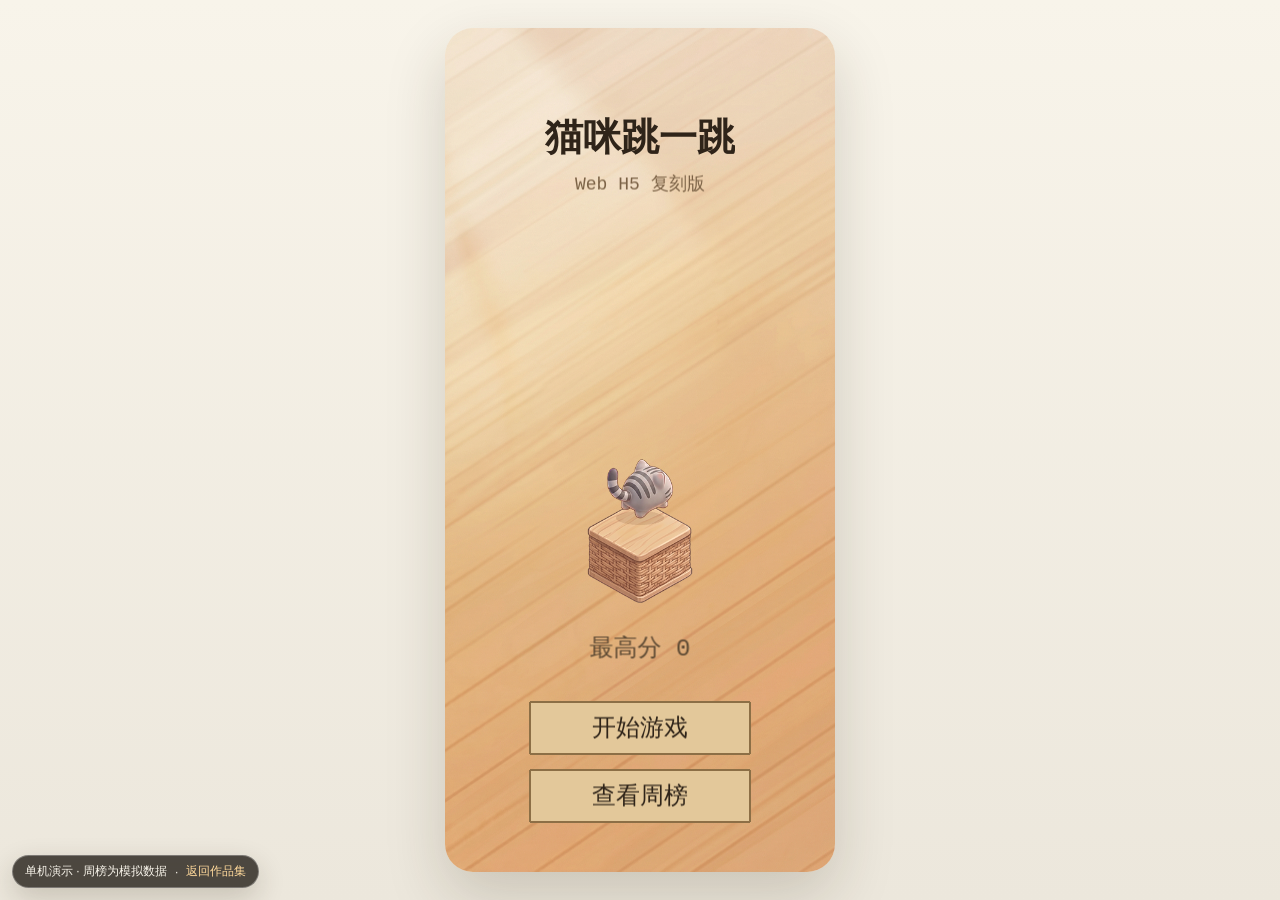
<file: demos/cat-jump/index.html>
<!doctype html>
<html lang="zh-CN">
  <head>
    <meta charset="UTF-8" />
    <meta
      name="viewport"
      content="width=device-width,initial-scale=1.0,viewport-fit=cover"
    />
    <meta
      name="description"
      content="猫咪跳一跳单机 H5 游戏原型；分数与周榜只保存在当前浏览器，好友榜使用模拟数据。"
    />
    <title>猫咪跳一跳 · 单机演示</title>
    <script type="module" crossorigin src="/demos/cat-jump/assets/index-BAfC_Ui4.js"></script>
    <link rel="stylesheet" crossorigin href="/demos/cat-jump/assets/index-F1B5-ixT.css">
  </head>
  <body>
    <div id="app"></div>
    <aside class="demo-badge">
      <span>单机演示 · 周榜为模拟数据</span>
      <span aria-hidden="true">·</span>
      <a href="../../">返回作品集</a>
    </aside>
  </body>
</html>
</file>
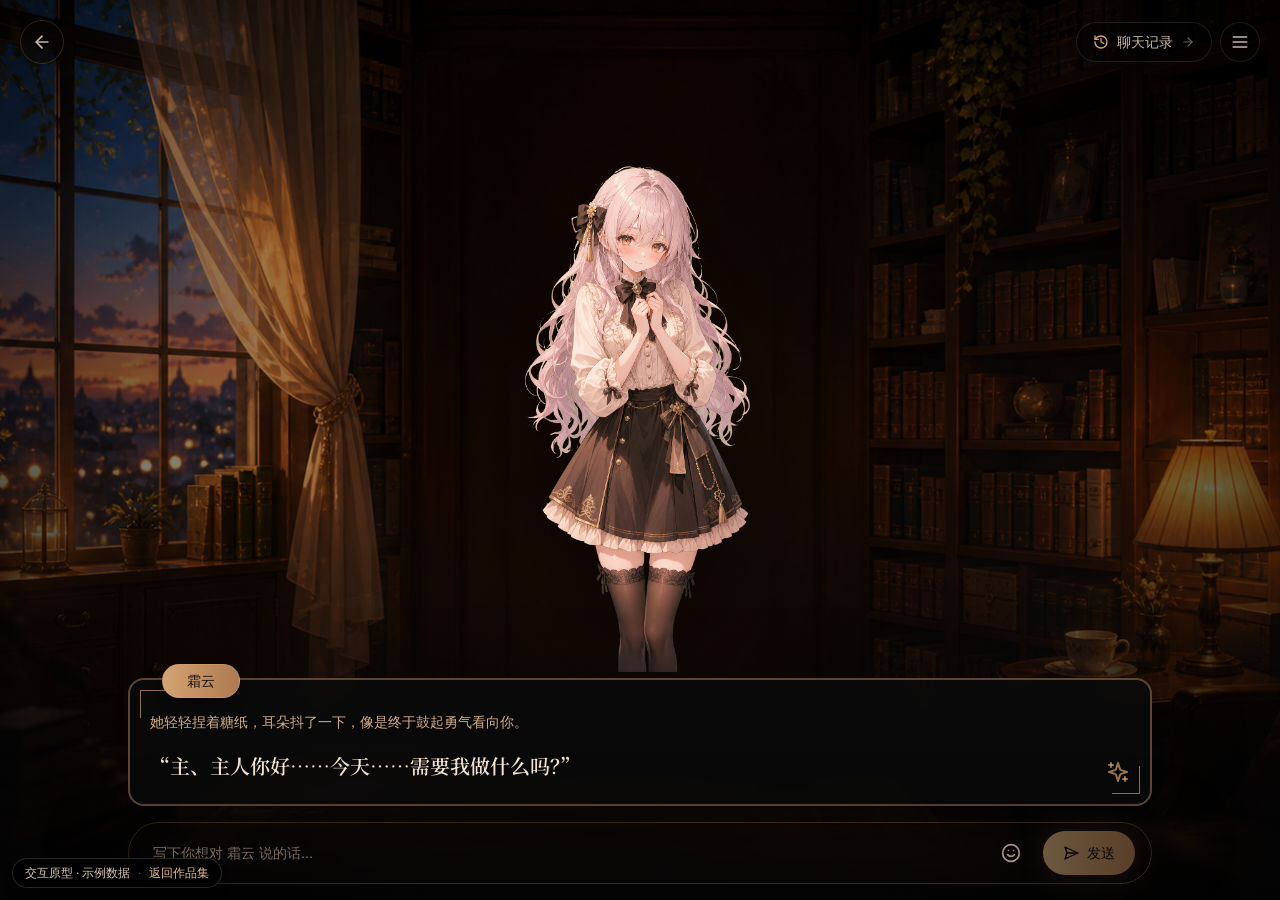
<file: demos/yunmeng/index.html>
<!doctype html>
<html lang="zh-CN">
  <head>
    <meta charset="UTF-8" />
    <meta name="viewport" content="width=device-width, initial-scale=1.0" />
    <meta
      name="description"
      content="云梦世界沉浸式私聊与世界游玩交互原型，使用示例数据演示界面与交互。"
    />
    <link rel="icon" type="image/svg+xml" href="./favicon.svg" />
    <title>云梦世界 · 沉浸式交互原型</title>
    <script type="module" crossorigin src="/demos/yunmeng/assets/index-WRsfFZtQ.js"></script>
    <link rel="stylesheet" crossorigin href="/demos/yunmeng/assets/index-DmgyYAbk.css">
  </head>
  <body>
    <div id="root"></div>
  </body>
</html>
</file>
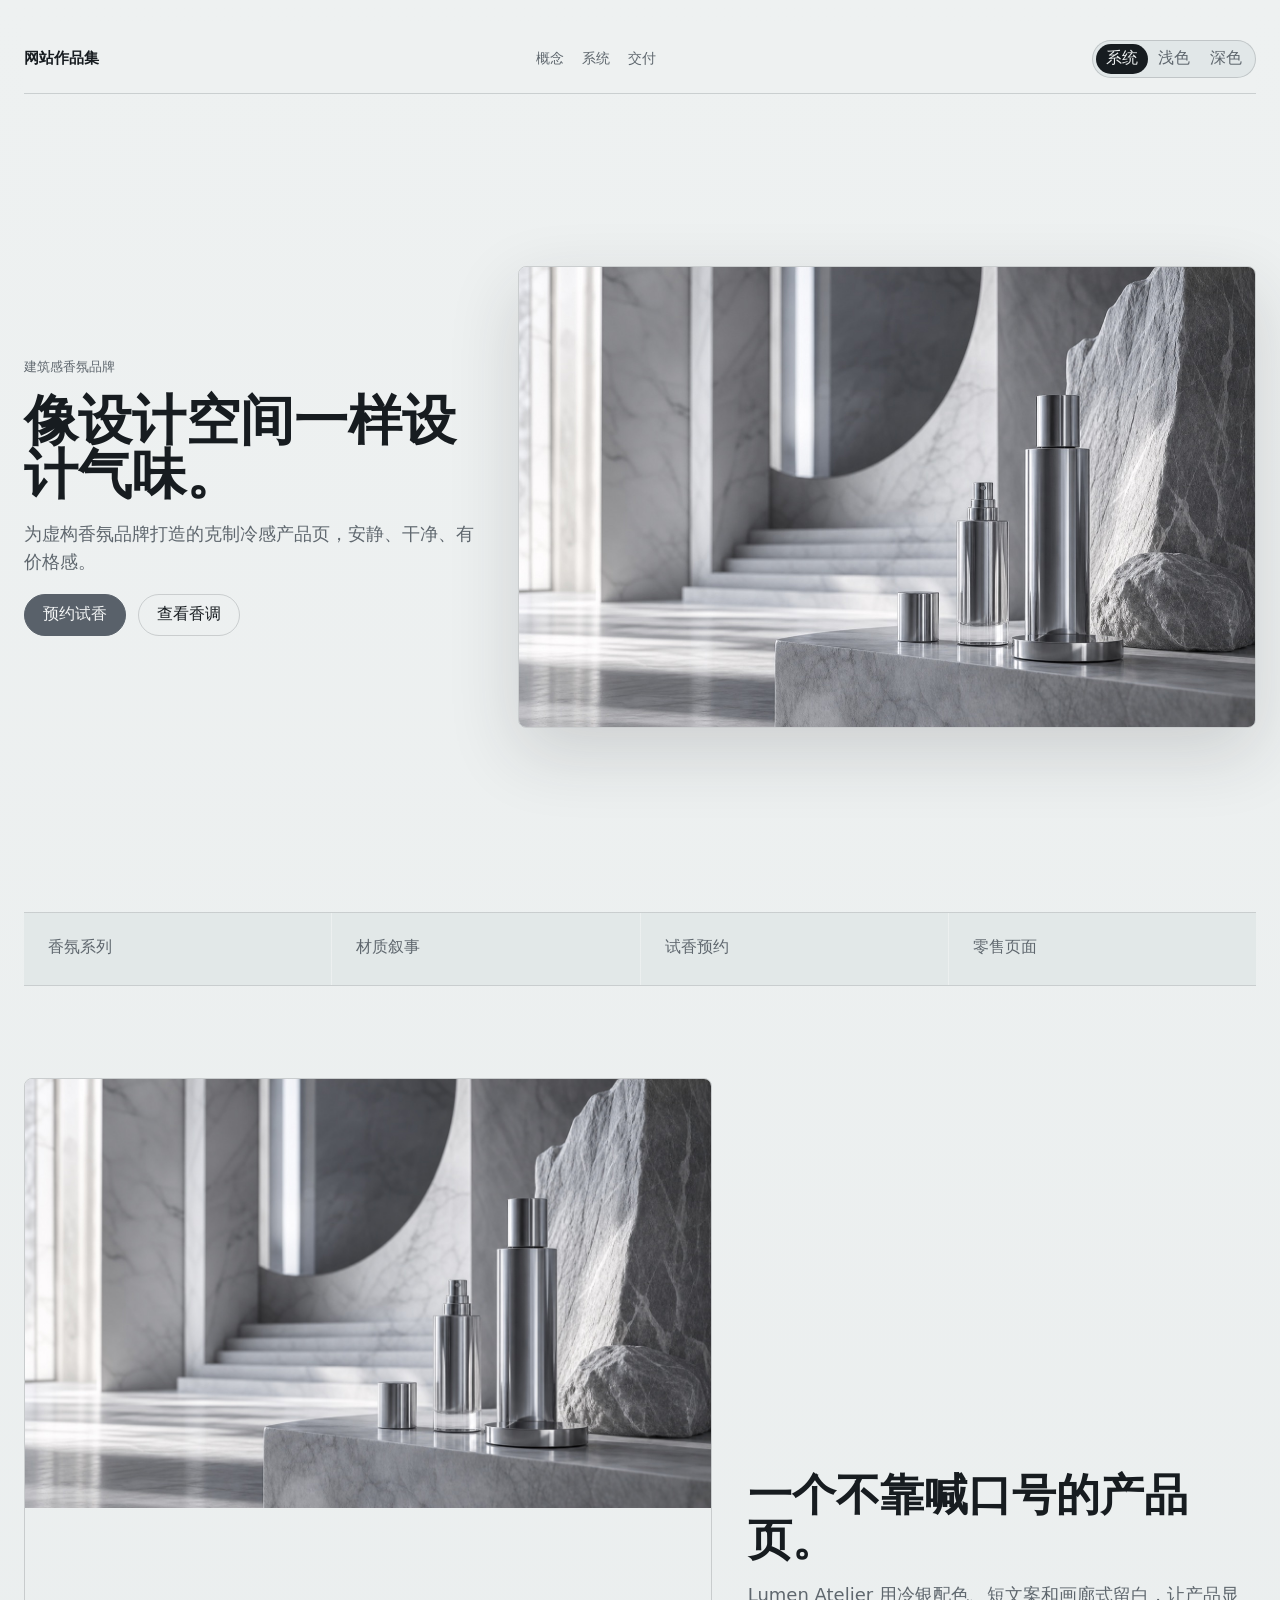
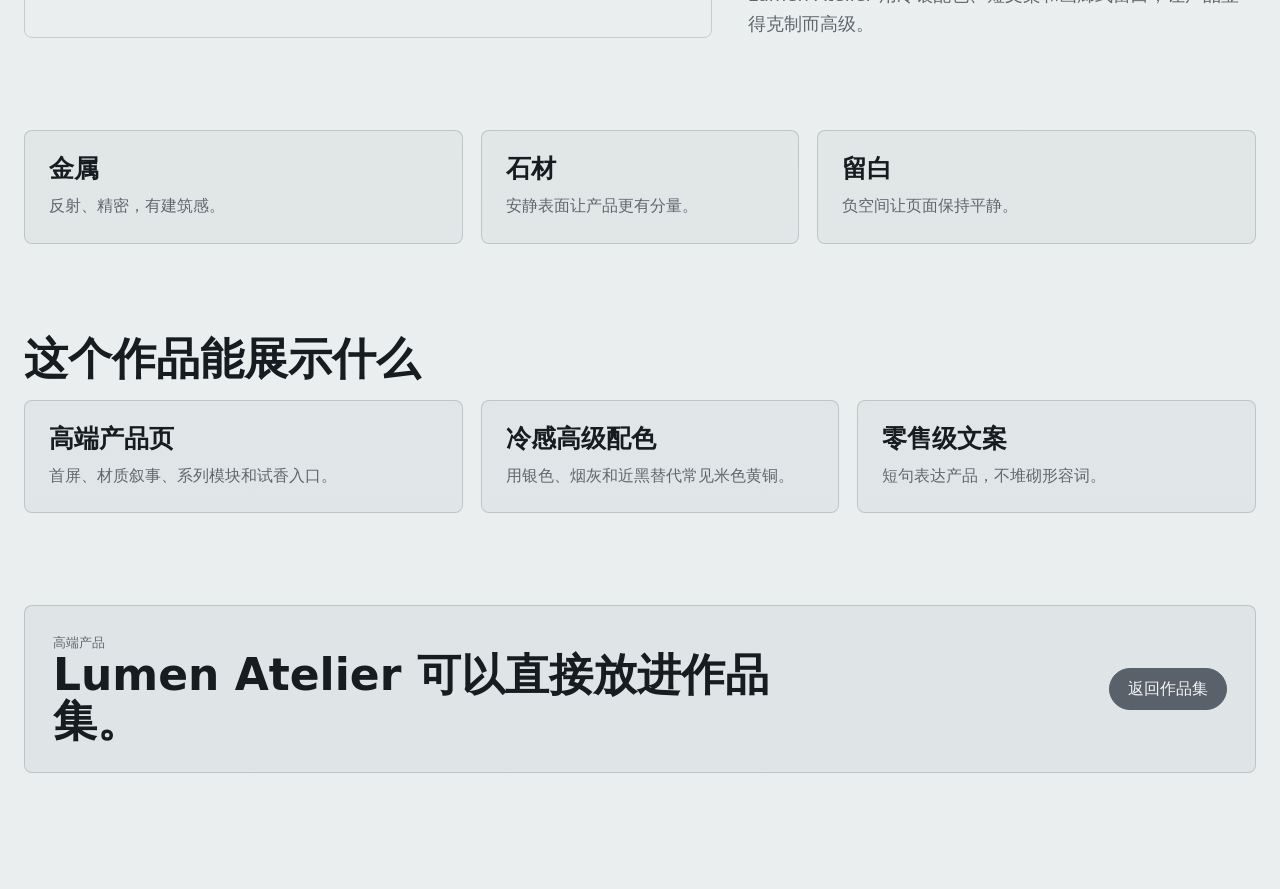
<file: portfolio-sites/lumen-atelier/index.html>
<!doctype html>
<html lang="zh-CN">
  <head>
    <meta charset="utf-8">
    <meta name="viewport" content="width=device-width, initial-scale=1">
    <meta name="description" content="Lumen Atelier 网站作品集案例，简约冷感高端产品页。">
    <title>Lumen Atelier - 网站作品集</title>
    <link rel="icon" href="data:,">
    <link rel="preload" href="../assets/lumen-atelier.jpg" as="image">
    <link rel="stylesheet" href="../styles.css">
  </head>
  <body class="case" data-site="lumen-atelier">
    <main class="case-root" data-case-root>正在加载案例</main>
    <script src="../site-data.js"></script>
    <script src="../theme.js"></script>
    <script src="../case.js"></script>
  </body>
</html>
</file>
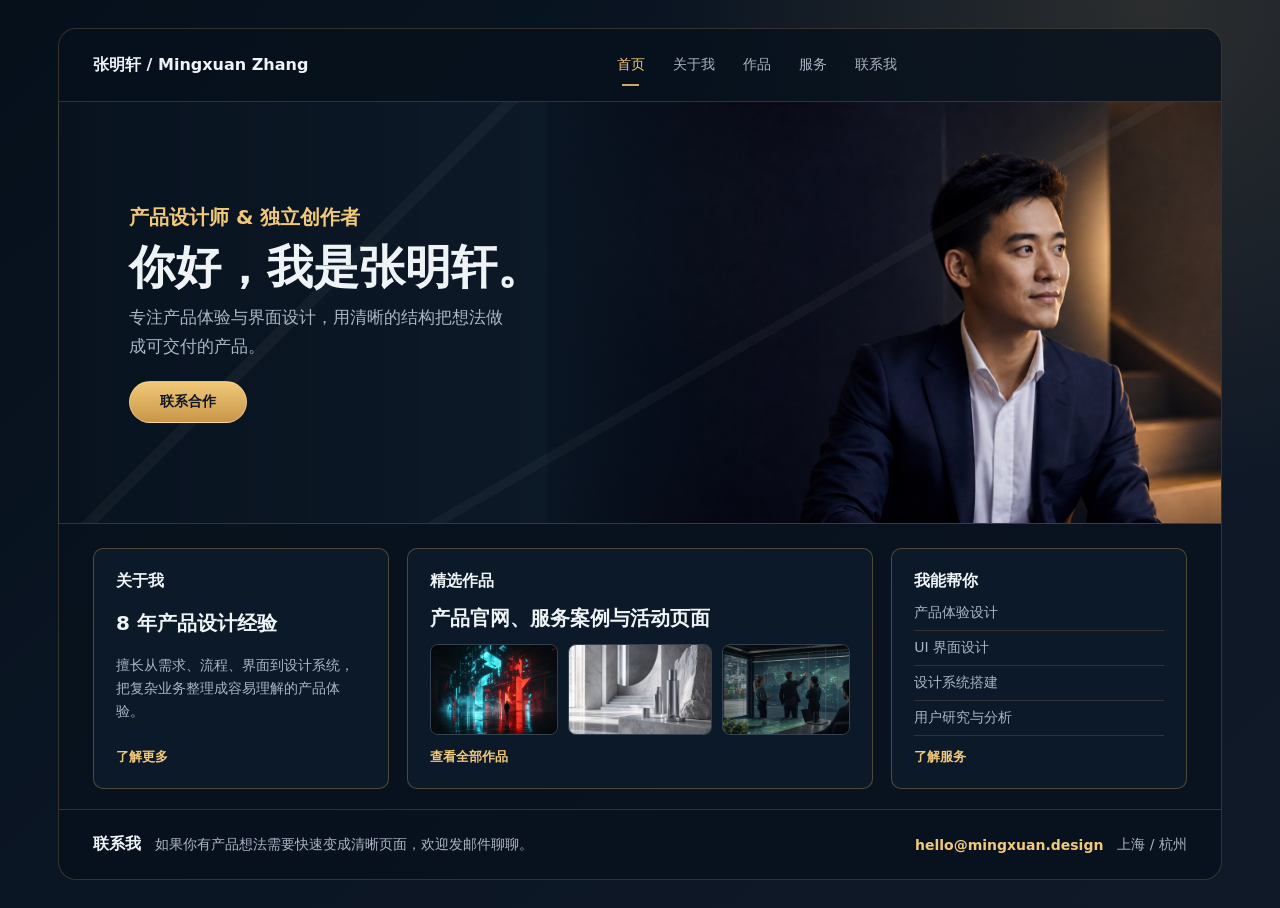
<file: portfolio-sites/mingxuan-profile/index.html>
<!doctype html>
<html lang="zh-CN">
  <head>
    <meta charset="utf-8">
    <meta name="viewport" content="width=device-width, initial-scale=1">
    <meta name="description" content="张明轩的中文个人主页，展示产品设计能力、精选作品、服务方向和联系入口。">
    <title>张明轩个人主页</title>
    <link rel="icon" href="data:,">
    <link rel="preload" href="../assets/mingxuan-profile.jpg" as="image">
    <link rel="stylesheet" href="../styles.css">
    <link rel="stylesheet" href="../profile.css">
  </head>
  <body class="profile-page">
    <main class="profile-shell">
      <header class="profile-nav" aria-label="个人主页导航">
        <a class="profile-brand" href="../index.html">张明轩 / Mingxuan Zhang</a>
        <nav>
          <a href="#home" aria-current="page">首页</a>
          <a href="#about">关于我</a>
          <a href="#work">作品</a>
          <a href="#service">服务</a>
          <a href="#contact">联系我</a>
        </nav>
      </header>

      <section id="home" class="profile-hero" aria-label="个人主页首屏">
        <div class="profile-intro">
          <p class="profile-kicker">产品设计师 & 独立创作者</p>
          <h1>你好，我是张明轩。</h1>
          <p>专注产品体验与界面设计，用清晰的结构把想法做成可交付的产品。</p>
          <a class="profile-button" href="#contact">联系合作</a>
        </div>
        <figure class="profile-portrait">
          <img src="../assets/mingxuan-profile.jpg" alt="张明轩个人主页人像" decoding="async">
        </figure>
      </section>

      <section class="profile-cards" aria-label="个人信息概览">
        <article id="about" class="profile-card">
          <span>关于我</span>
          <h2>8 年产品设计经验</h2>
          <p>擅长从需求、流程、界面到设计系统，把复杂业务整理成容易理解的产品体验。</p>
          <a href="#contact">了解更多</a>
        </article>

        <article id="work" class="profile-card profile-card-wide">
          <span>精选作品</span>
          <h2>产品官网、服务案例与活动页面</h2>
          <div class="profile-work-strip" aria-label="精选作品封面">
            <img src="../assets/neon-foundry.jpg" alt="动态视觉工作室网站封面">
            <img src="../assets/lumen-atelier.jpg" alt="高端香氛产品网站封面">
            <img src="../assets/northline-works.jpg" alt="企业服务案例网站封面">
          </div>
          <a href="../index.html">查看全部作品</a>
        </article>

        <article id="service" class="profile-card">
          <span>我能帮你</span>
          <ul>
            <li>产品体验设计</li>
            <li>UI 界面设计</li>
            <li>设计系统搭建</li>
            <li>用户研究与分析</li>
          </ul>
          <a href="#contact">了解服务</a>
        </article>
      </section>

      <footer id="contact" class="profile-contact">
        <strong>联系我</strong>
        <p>如果你有产品想法需要快速变成清晰页面，欢迎发邮件聊聊。</p>
        <a href="mailto:hello@mingxuan.design">hello@mingxuan.design</a>
        <span>上海 / 杭州</span>
      </footer>
    </main>
  </body>
</html>
</file>
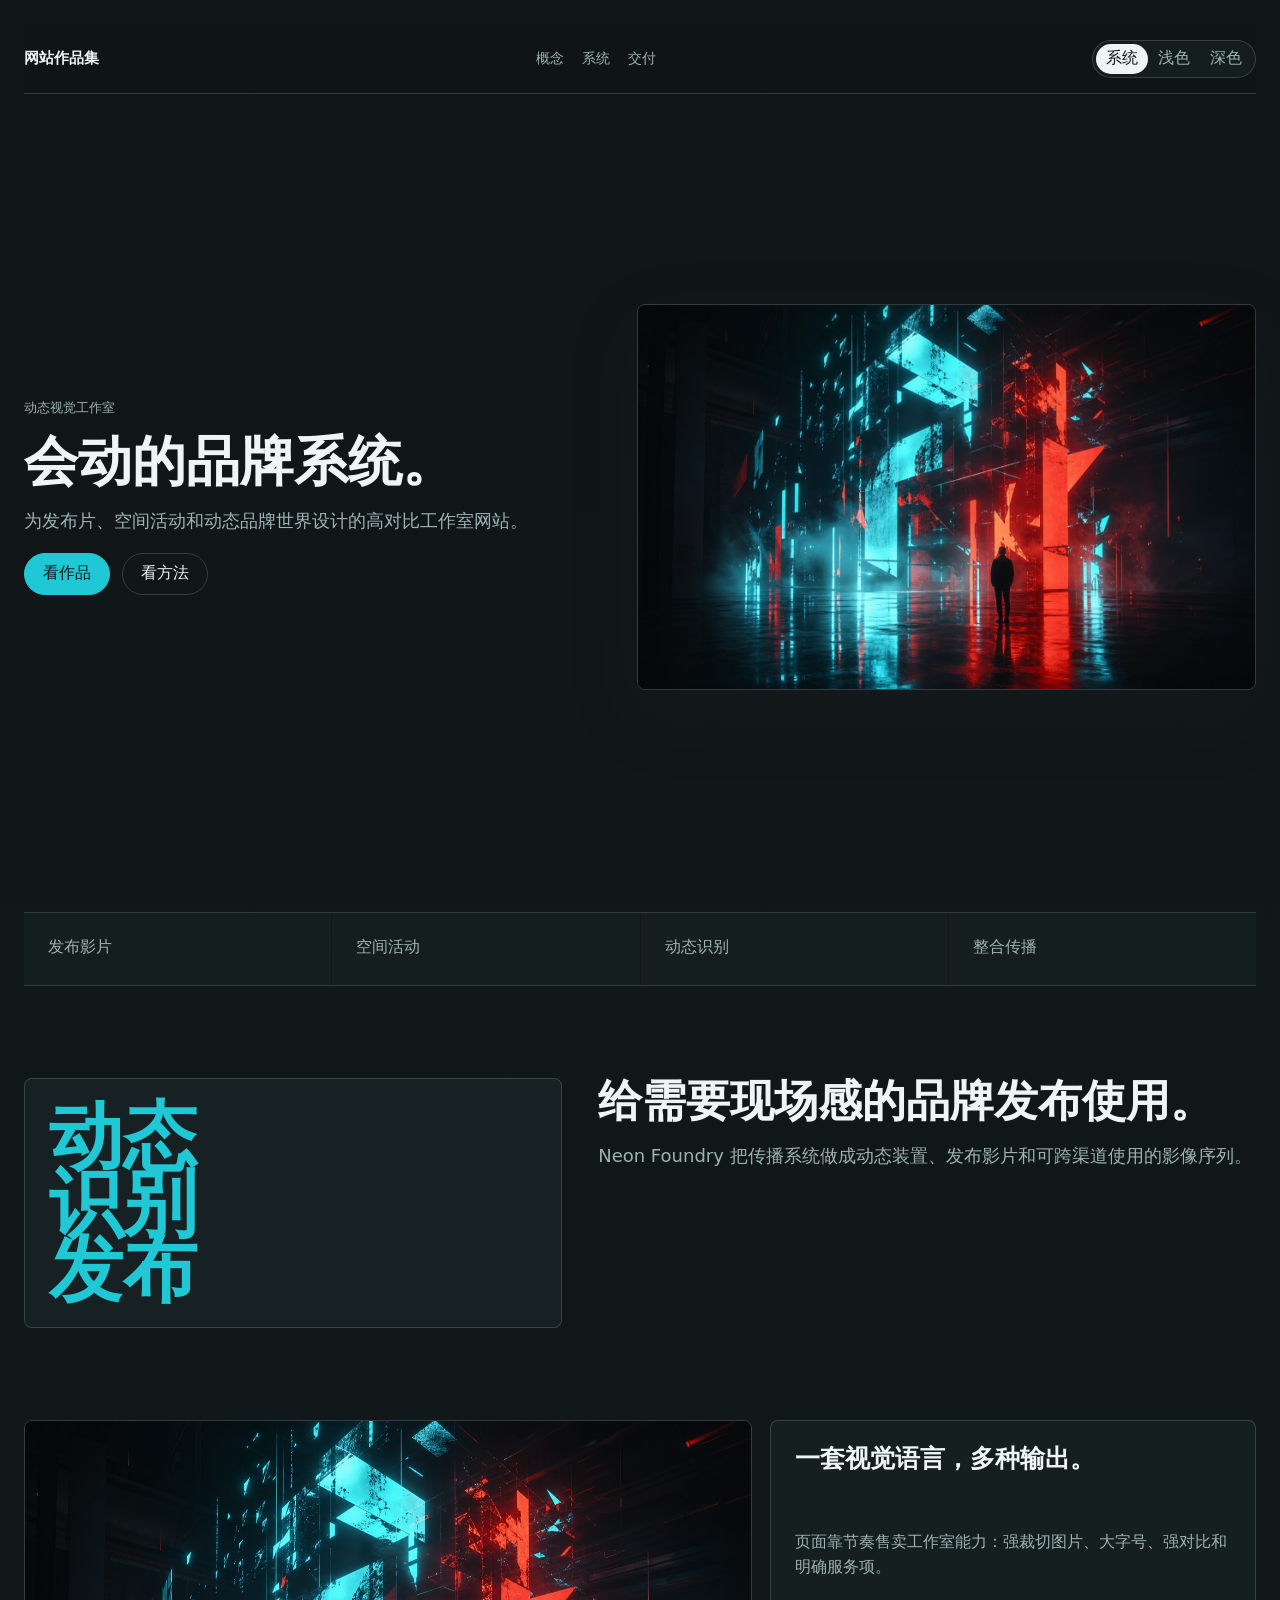
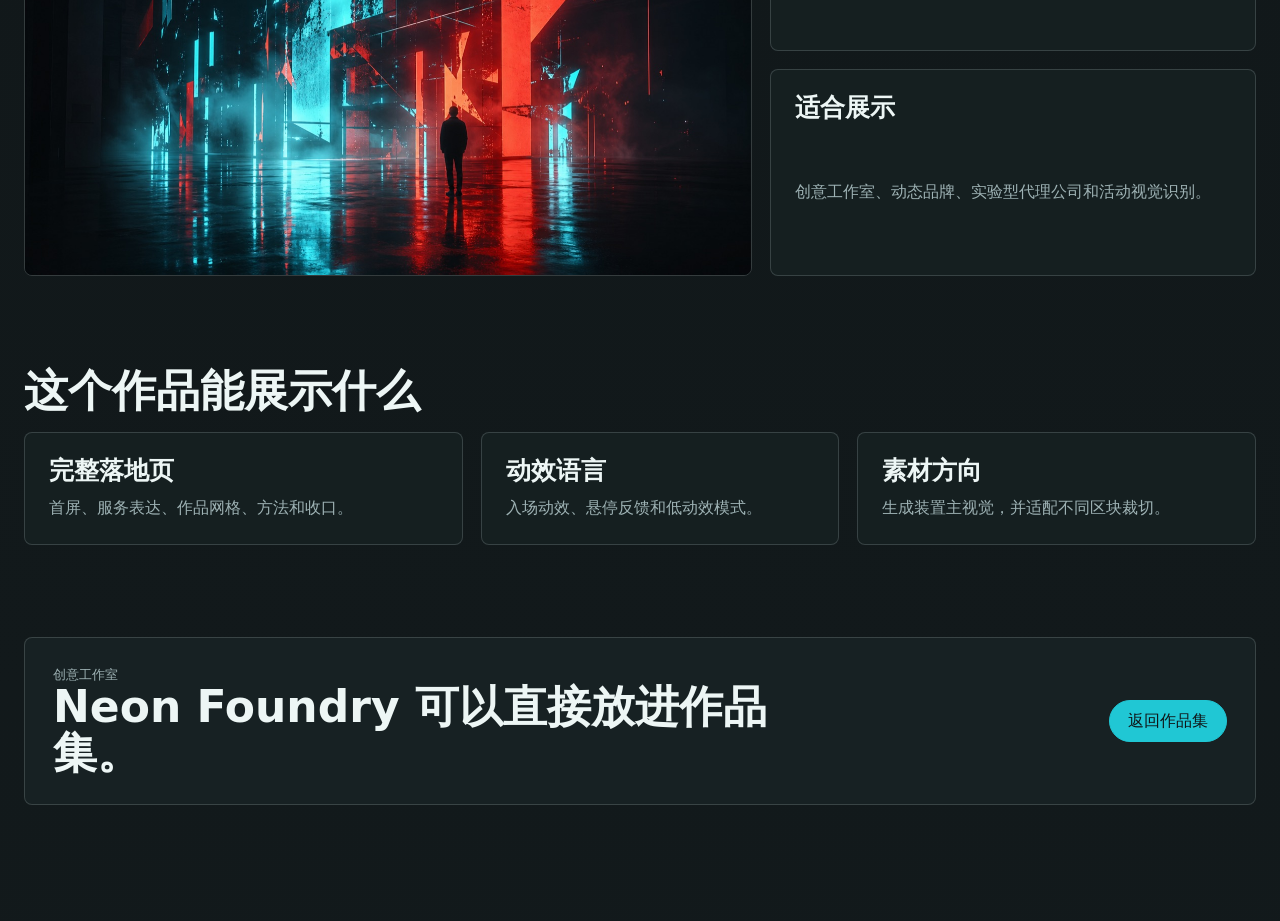
<file: portfolio-sites/neon-foundry/index.html>
<!doctype html>
<html lang="zh-CN">
  <head>
    <meta charset="utf-8">
    <meta name="viewport" content="width=device-width, initial-scale=1">
    <meta name="description" content="Neon Foundry 网站作品集案例，暗黑实验风创意工作室落地页。">
    <title>Neon Foundry - 网站作品集</title>
    <link rel="icon" href="data:,">
    <link rel="preload" href="../assets/neon-foundry.jpg" as="image">
    <link rel="stylesheet" href="../styles.css">
  </head>
  <body class="case" data-site="neon-foundry">
    <main class="case-root" data-case-root>正在加载案例</main>
    <script src="../site-data.js"></script>
    <script src="../theme.js"></script>
    <script src="../case.js"></script>
  </body>
</html>
</file>
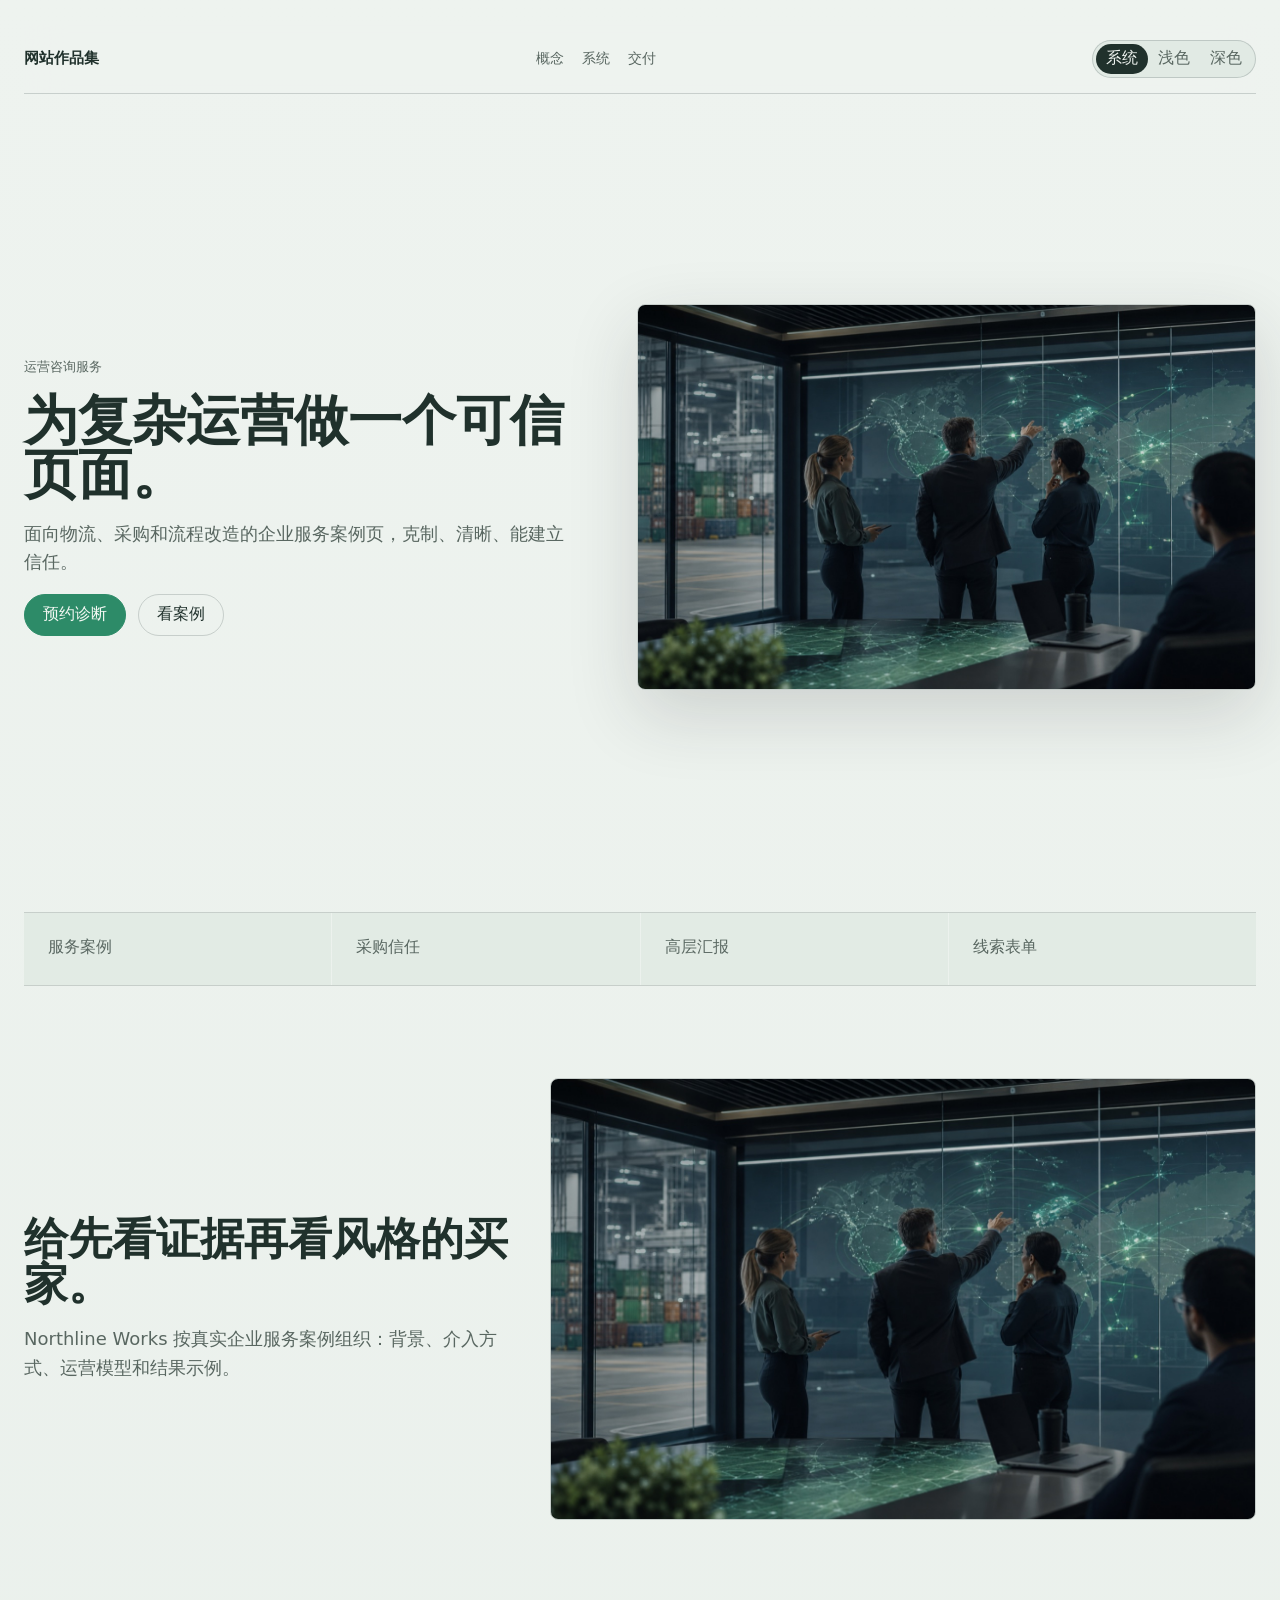
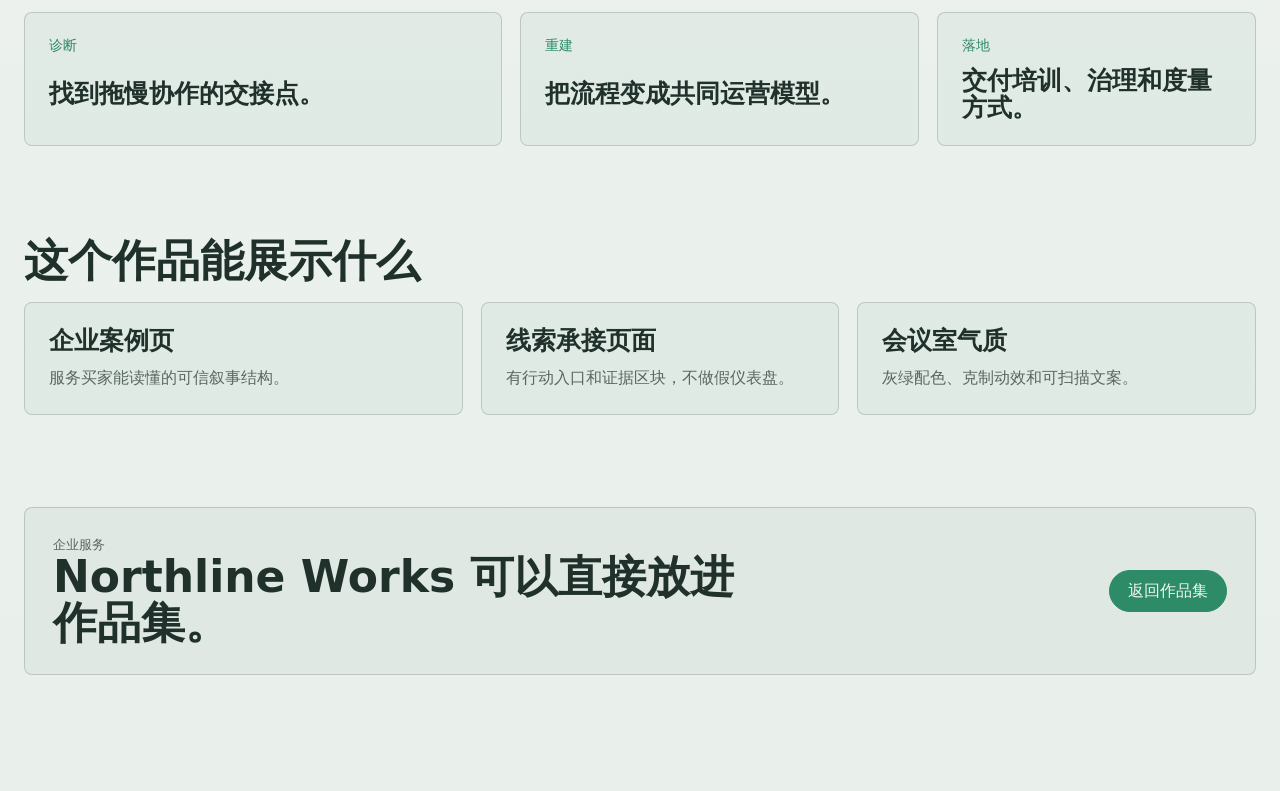
<file: portfolio-sites/northline-works/index.html>
<!doctype html>
<html lang="zh-CN">
  <head>
    <meta charset="utf-8">
    <meta name="viewport" content="width=device-width, initial-scale=1">
    <meta name="description" content="Northline Works 网站作品集案例，稳重克制的企业服务案例页。">
    <title>Northline Works - 网站作品集</title>
    <link rel="icon" href="data:,">
    <link rel="preload" href="../assets/northline-works.jpg" as="image">
    <link rel="stylesheet" href="../styles.css">
  </head>
  <body class="case" data-site="northline-works">
    <main class="case-root" data-case-root>正在加载案例</main>
    <script src="../site-data.js"></script>
    <script src="../theme.js"></script>
    <script src="../case.js"></script>
  </body>
</html>
</file>
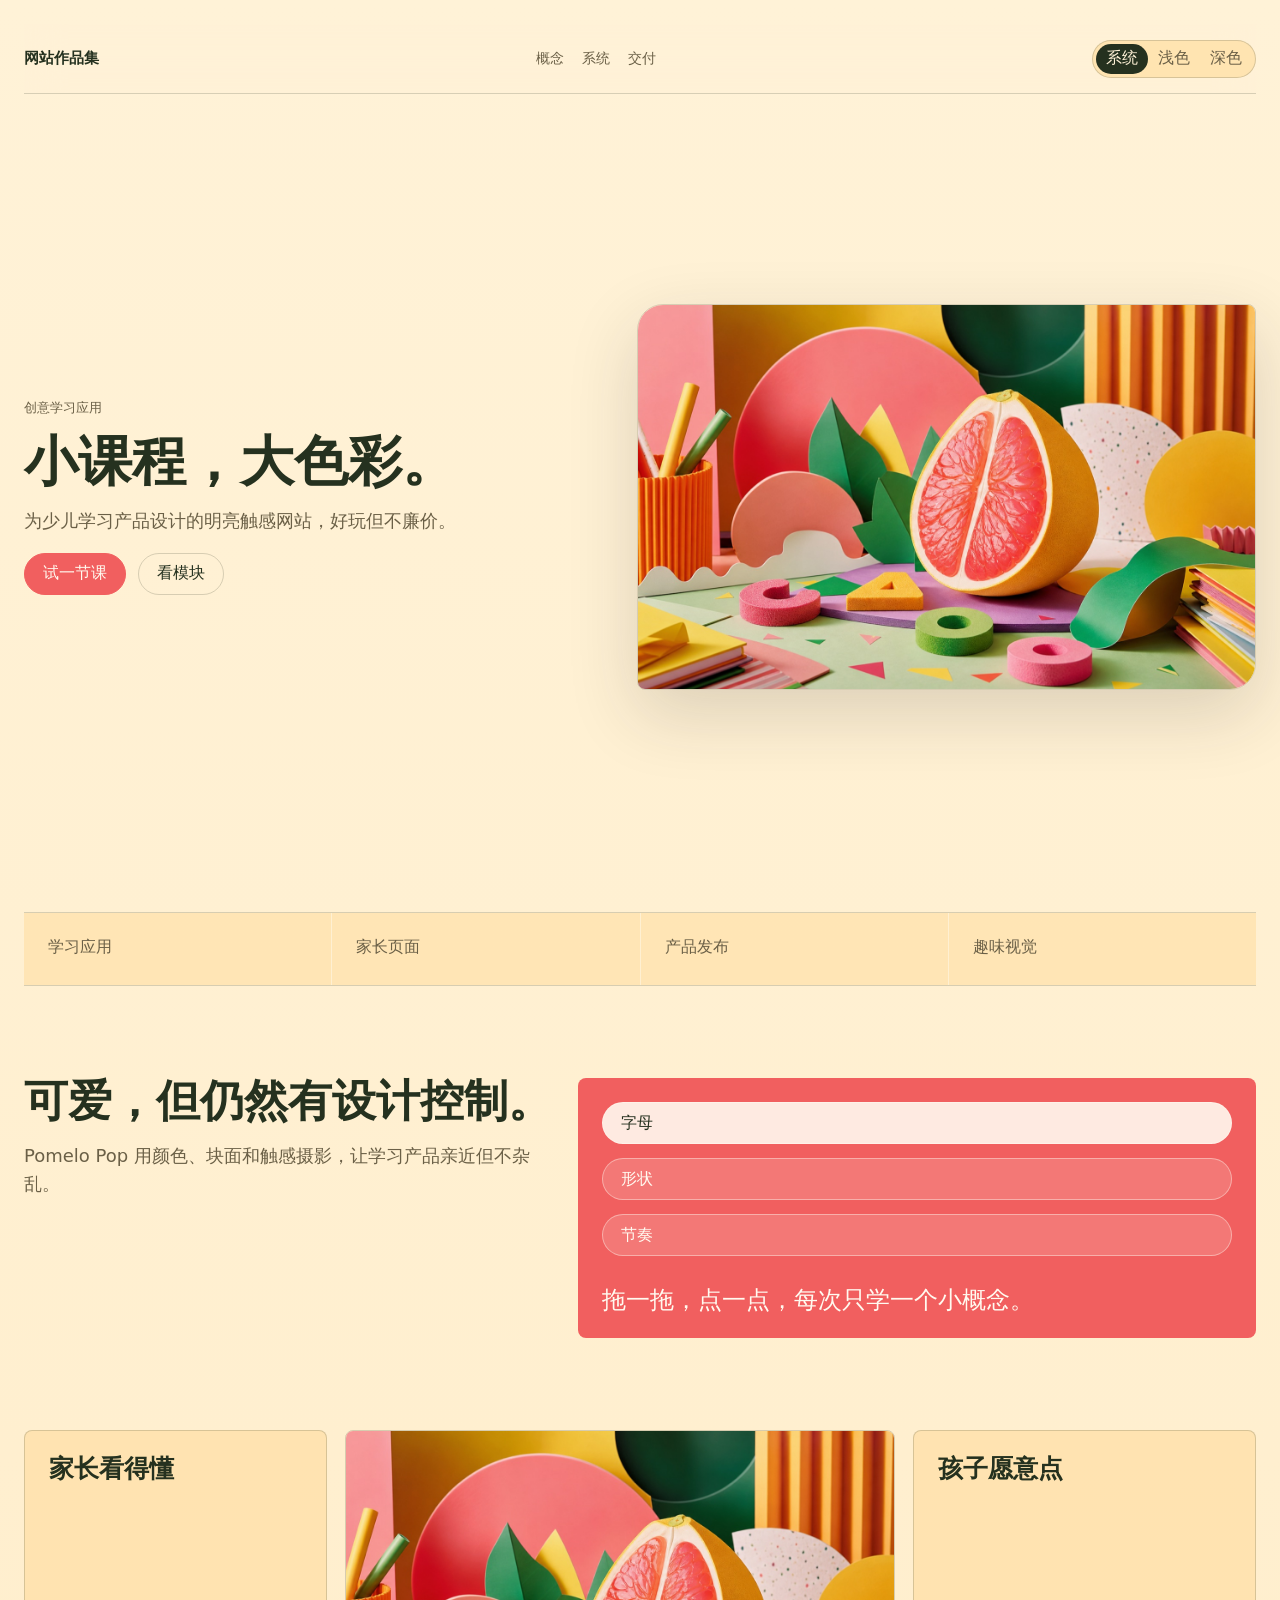
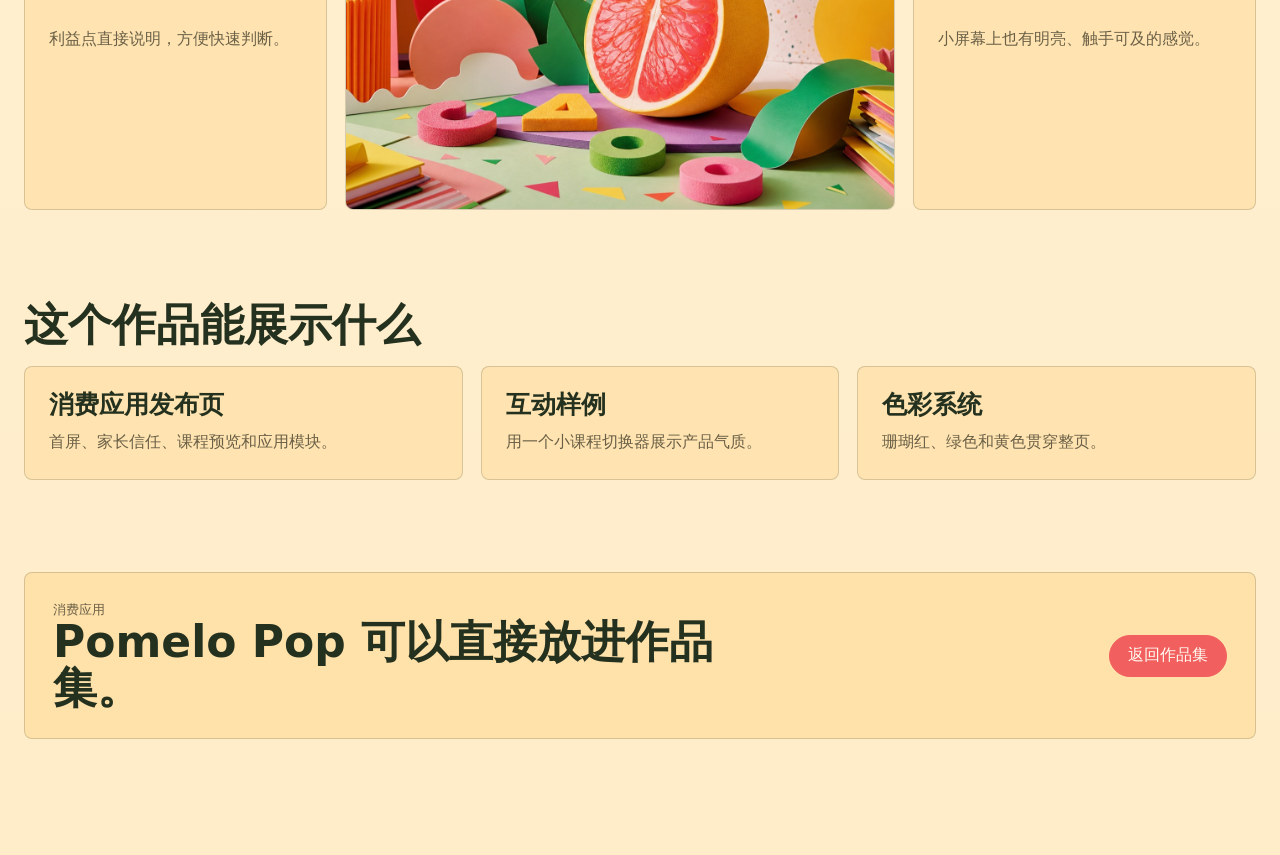
<file: portfolio-sites/pomelo-pop/index.html>
<!doctype html>
<html lang="zh-CN">
  <head>
    <meta charset="utf-8">
    <meta name="viewport" content="width=device-width, initial-scale=1">
    <meta name="description" content="Pomelo Pop 网站作品集案例，可爱鲜艳的学习应用页面。">
    <title>Pomelo Pop - 网站作品集</title>
    <link rel="icon" href="data:,">
    <link rel="preload" href="../assets/pomelo-pop.jpg" as="image">
    <link rel="stylesheet" href="../styles.css">
  </head>
  <body class="case" data-site="pomelo-pop">
    <main class="case-root" data-case-root>正在加载案例</main>
    <script src="../site-data.js"></script>
    <script src="../theme.js"></script>
    <script src="../case.js"></script>
  </body>
</html>
</file>
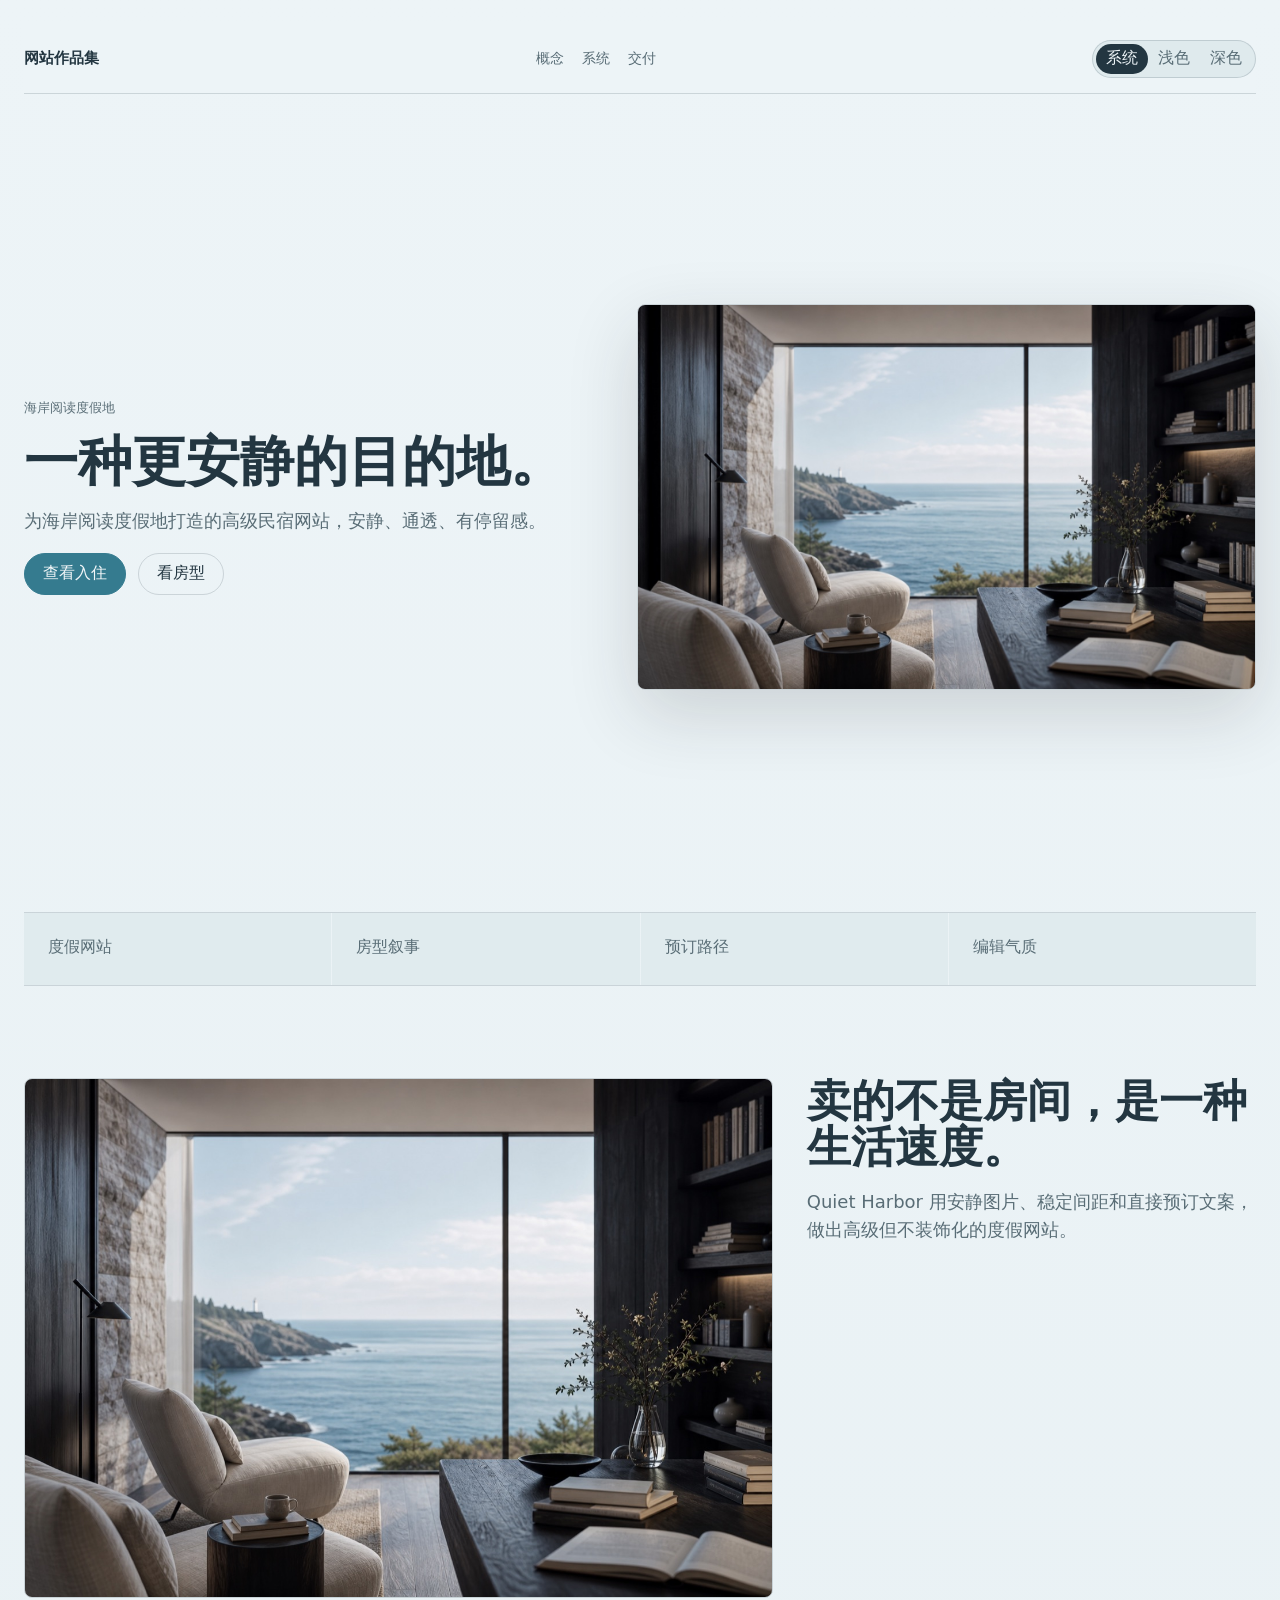
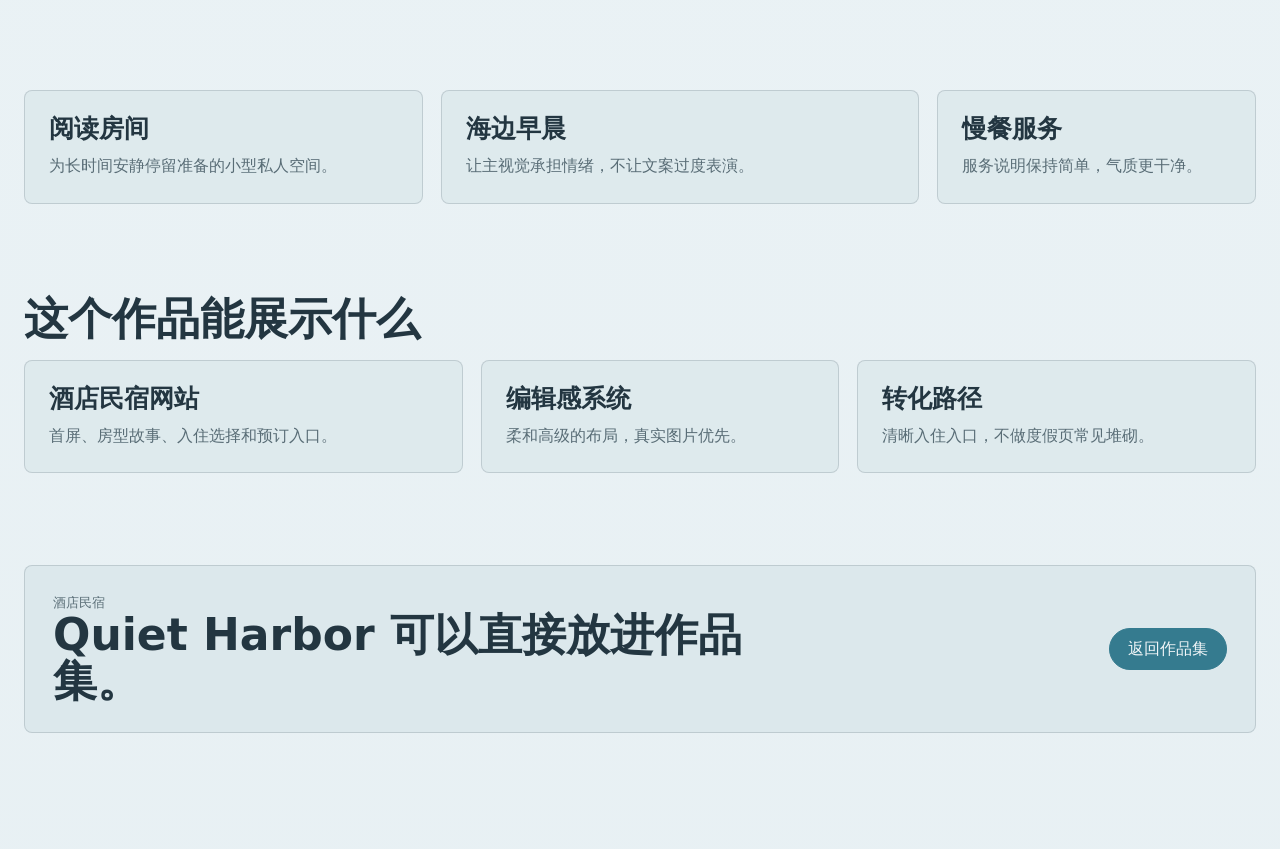
<file: portfolio-sites/quiet-harbor/index.html>
<!doctype html>
<html lang="zh-CN">
  <head>
    <meta charset="utf-8">
    <meta name="viewport" content="width=device-width, initial-scale=1">
    <meta name="description" content="Quiet Harbor 网站作品集案例，安静高级的海岸度假网站。">
    <title>Quiet Harbor - 网站作品集</title>
    <link rel="icon" href="data:,">
    <link rel="preload" href="../assets/quiet-harbor.jpg" as="image">
    <link rel="stylesheet" href="../styles.css">
  </head>
  <body class="case" data-site="quiet-harbor">
    <main class="case-root" data-case-root>正在加载案例</main>
    <script src="../site-data.js"></script>
    <script src="../theme.js"></script>
    <script src="../case.js"></script>
  </body>
</html>
</file>
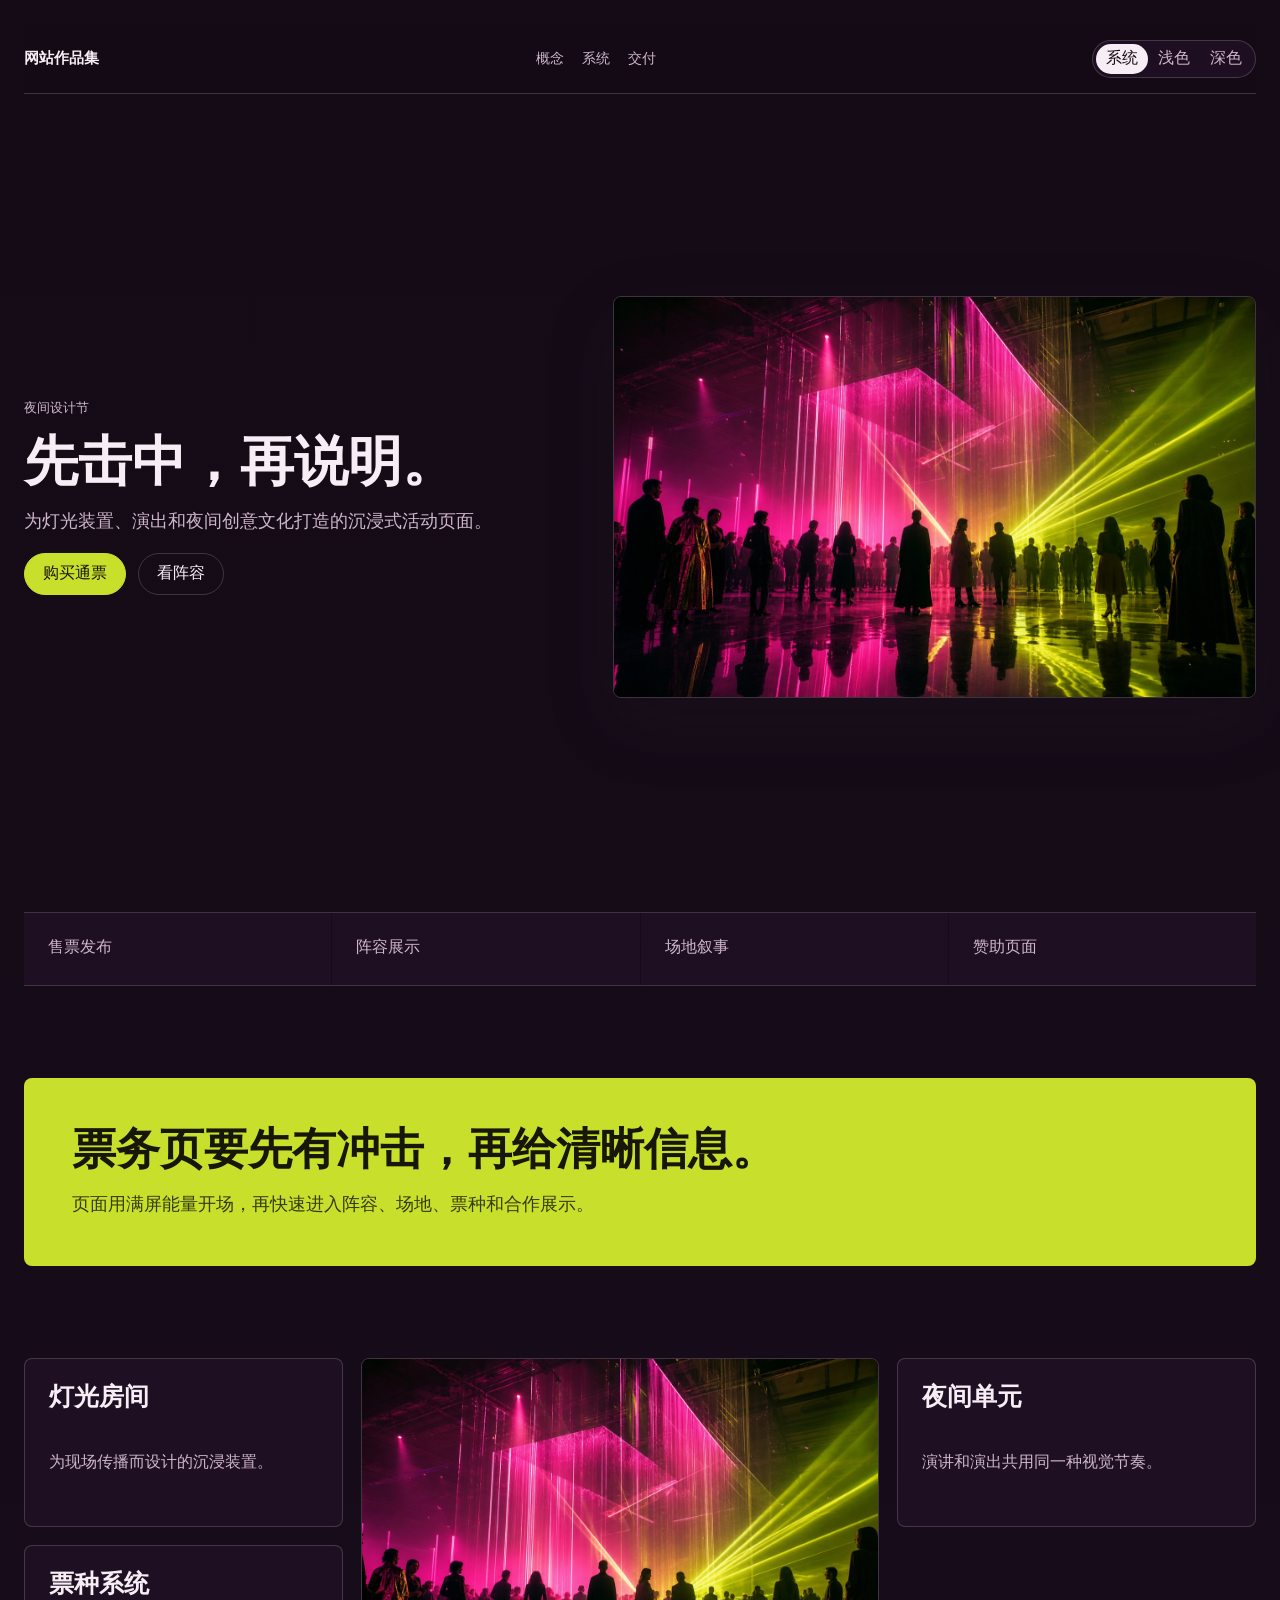
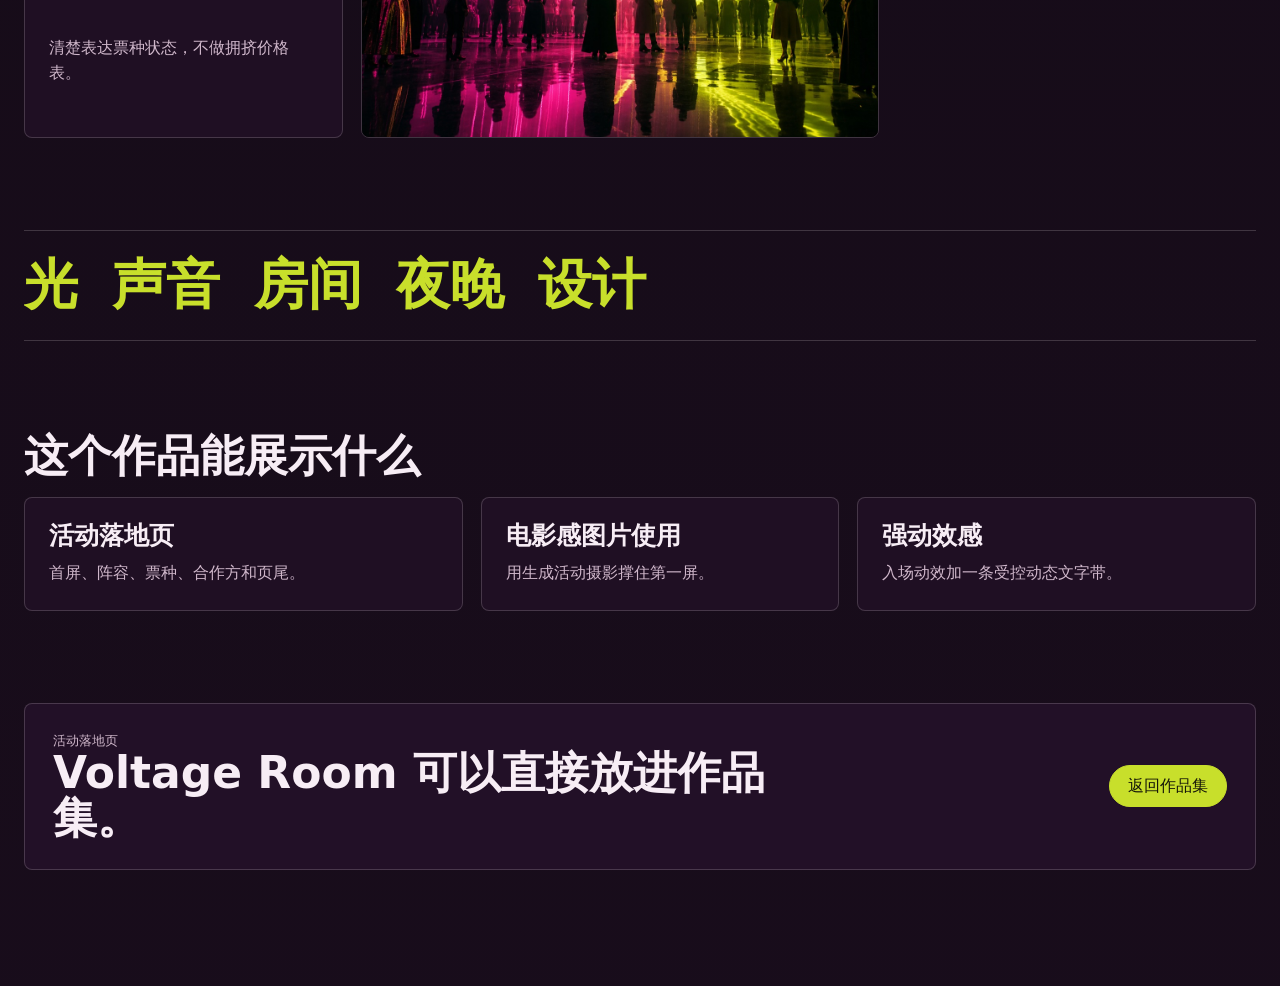
<file: portfolio-sites/voltage-room/index.html>
<!doctype html>
<html lang="zh-CN">
  <head>
    <meta charset="utf-8">
    <meta name="viewport" content="width=device-width, initial-scale=1">
    <meta name="description" content="Voltage Room 网站作品集案例，高能酷炫活动落地页。">
    <title>Voltage Room - 网站作品集</title>
    <link rel="icon" href="data:,">
    <link rel="preload" href="../assets/voltage-room.jpg" as="image">
    <link rel="stylesheet" href="../styles.css">
  </head>
  <body class="case" data-site="voltage-room">
    <main class="case-root" data-case-root>正在加载案例</main>
    <script src="../site-data.js"></script>
    <script src="../theme.js"></script>
    <script src="../case.js"></script>
  </body>
</html>
</file>
<file: styles.css>
/* ============================================================
   唐清乐 · 个人总作品集（K3 参考图驱动方向：人物主体 + 编辑排版）
   单文件、无框架、移动优先。断点只递进：640 / 1024 / 1280 / 1440。
   规格：docs/superpowers/specs/2026-08-12-k3-reference-driven-redesign.md
   ============================================================ */

/* tokens */
:root {
  color-scheme: light;
  --paper: #f8f8f6;
  --ink: #141414;
  --muted: #5c5a54;
  --on-dark: #f8f8f6;
  --on-dark-muted: rgba(248, 248, 246, 0.78);
  --line: rgba(20, 20, 20, 0.12);
  --line-strong: rgba(20, 20, 20, 0.24);
  --accent: #9a2b2b;
  --accent-strong: #7d2222;
  --on-accent: #ffffff;

  --s1: 8px;
  --s2: 16px;
  --s3: 24px;
  --s4: 40px;
  --s5: 64px;
  --s6: 96px;

  /* 固定字号档：断点切换，不用 vw 连续缩放 */
  --text-hero: 2.5rem; /* 40px */
  --text-h2: 1.75rem; /* 28px */
  --text-h3: 1.125rem; /* 18px */
  --text-role: 0.75rem; /* 12px */
  --text-body: 1rem;
  --text-note: 0.8125rem; /* 13px */

  --text-huge: 12.5rem; /* 200px 装饰大字 */

  --w-regular: 400;
  --w-semibold: 600;
  --w-heavy: 800;

  --radius: 8px;
  --max: 1280px;
  --nav-h: 64px;
}

@media (min-width: 640px) {
  :root {
    --text-hero: 2.75rem; /* 44px */
  }
}

@media (min-width: 1024px) {
  :root {
    --text-hero: 3.25rem; /* 52px */
    --text-h2: 2rem; /* 32px */
    --text-h3: 1.25rem; /* 20px */
    --text-role: 0.8125rem; /* 13px */
    --text-huge: 17.5rem; /* 280px */
    --nav-h: 72px;
  }
}

@media (min-width: 1280px) {
  :root {
    --text-hero: 4rem; /* 64px */
    --text-h2: 2.25rem; /* 36px */
    --text-role: 0.8125rem;
    --text-note: 0.875rem; /* 14px */
    --text-huge: 21.25rem; /* 340px */
  }
}

@media (min-width: 1440px) {
  :root {
    --text-hero: 4.5rem; /* 72px */
    --text-h2: 2.5rem; /* 40px */
    --text-h3: 1.375rem; /* 22px */
    --text-role: 0.875rem; /* 14px */
    --text-huge: 23.75rem; /* 380px */
  }
}

/* base */
*,
*::before,
*::after {
  box-sizing: border-box;
}

html {
  scroll-behavior: smooth;
  scroll-padding-top: calc(var(--nav-h) + var(--s2));
  background: var(--paper);
}

body {
  min-width: 320px;
  margin: 0;
  overflow-x: clip;
  background: var(--paper);
  color: var(--ink);
  font-family:
    system-ui,
    -apple-system,
    "PingFang SC",
    "Microsoft YaHei",
    sans-serif;
  font-size: var(--text-body);
  font-weight: var(--w-regular);
  line-height: 1.7;
  letter-spacing: 0;
}

a {
  color: inherit;
  text-decoration: none;
}

img {
  display: block;
  width: 100%;
  height: auto;
}

h1,
h2,
h3,
p,
dl,
dd,
figure,
ul {
  margin: 0;
}

ul {
  padding: 0;
  list-style: none;
}

:focus-visible {
  outline: 2px solid var(--accent);
  outline-offset: 3px;
  border-radius: 2px;
}

.sr-only {
  position: absolute;
  width: 1px;
  height: 1px;
  margin: -1px;
  padding: 0;
  overflow: hidden;
  clip: rect(0 0 0 0);
  white-space: nowrap;
  border: 0;
}

/* layout */
section {
  padding: var(--s5) var(--s3);
  max-width: var(--max);
  margin: 0 auto;
}

@media (min-width: 1024px) {
  section {
    padding: var(--s6) var(--s4);
  }
}

/* section label：中文名 + 序号 + 拉丁名 */
.section-label {
  display: flex;
  align-items: baseline;
  gap: var(--s2);
  margin-bottom: var(--s3);
  font-size: var(--text-h2);
  font-weight: var(--w-heavy);
  line-height: 1.2;
}

.section-label__index {
  color: var(--accent);
  font-size: var(--text-note);
  font-weight: var(--w-semibold);
}

.section-label__latin {
  color: var(--muted);
  font-size: var(--text-note);
  font-weight: var(--w-semibold);
}

/* nav */
.site-header {
  position: sticky;
  top: 0;
  z-index: 30;
  display: flex;
  flex-wrap: wrap;
  align-items: center;
  justify-content: space-between;
  gap: var(--s1);
  min-height: var(--nav-h);
  padding: 0 var(--s2);
  border-bottom: 1px solid var(--line);
  background: rgba(248, 248, 246, 0.94);
  backdrop-filter: blur(14px);
  -webkit-backdrop-filter: blur(14px);
}

.brand {
  display: inline-grid;
  align-content: center;
  gap: 2px;
  min-height: 44px;
  line-height: 1.2;
}

.brand strong {
  font-size: 0.95rem;
  font-weight: var(--w-heavy);
  white-space: nowrap;
}

.brand span {
  display: none;
  color: var(--muted);
  font-size: 0.72rem;
}

/* 无 JS：移动导航直接平铺；有 JS：收进汉堡面板 */
.nav-links {
  display: flex;
  flex-wrap: wrap;
  align-items: center;
  gap: 2px;
  width: 100%;
  padding-bottom: var(--s1);
  font-size: var(--text-note);
  font-weight: var(--w-semibold);
}

.js .nav-links {
  display: none;
  flex-direction: column;
  align-items: stretch;
  gap: 0;
  padding-bottom: var(--s2);
}

.js .nav-links.is-open {
  display: flex;
}

.nav-links a {
  display: flex;
  align-items: center;
  min-height: 44px;
  padding: 0 var(--s1);
  border-bottom: 2px solid transparent;
  color: var(--muted);
  transition:
    color 0.25s ease,
    border-color 0.25s ease;
}

.nav-links a:hover {
  color: var(--ink);
}

.nav-links a.is-active {
  color: var(--accent);
  border-bottom-color: var(--accent);
}

.nav-toggle {
  display: none;
  flex-direction: column;
  align-items: center;
  justify-content: center;
  gap: 5px;
  min-width: 44px;
  min-height: 44px;
  padding: 0;
  border: 0;
  background: transparent;
  cursor: pointer;
}

.js .nav-toggle {
  display: inline-flex;
}

.nav-toggle__bar {
  width: 20px;
  height: 2px;
  background: var(--ink);
}

@media (min-width: 640px) {
  .site-header {
    gap: var(--s2);
    padding: 0 var(--s3);
  }

  .brand strong {
    font-size: 1.05rem;
  }

  .brand span {
    display: block;
  }
}

@media (min-width: 1024px) {
  .nav-toggle {
    display: none;
  }

  .js .nav-toggle {
    display: none;
  }

  .nav-links,
  .js .nav-links {
    display: flex;
    flex-direction: row;
    align-items: center;
    gap: var(--s3);
    width: auto;
    padding-bottom: 0;
  }

  .nav-links a {
    padding: 0 var(--s1);
  }
}

/* buttons */
.button {
  display: inline-flex;
  align-items: center;
  justify-content: center;
  gap: var(--s1);
  min-height: 44px;
  padding: 0 var(--s3);
  border-radius: var(--radius);
  font-size: var(--text-note);
  font-weight: var(--w-semibold);
  transition:
    transform 0.15s ease,
    background-color 0.2s ease,
    color 0.2s ease,
    border-color 0.2s ease;
}

.button:active {
  transform: translateY(1px);
}

.button--primary {
  background: var(--ink);
  color: var(--on-dark);
}

.button--primary:hover {
  background: var(--accent);
}

.button--primary::after,
.button--ghost::after {
  content: "→";
}

.button--ghost {
  border: 1px solid var(--line-strong);
  color: var(--ink);
}

.button--ghost:hover {
  border-color: var(--accent);
  color: var(--accent);
}

/* hero：移动 文案在上、人物大图在下；桌面 左文右人物 */
.hero {
  display: grid;
  gap: var(--s4);
  padding-top: var(--s4);
  padding-bottom: 0;
  border-bottom: 1px solid var(--line);
}

.hero__copy {
  max-width: 36rem;
}

.hero__label {
  margin-bottom: var(--s2);
  color: var(--accent);
  font-size: var(--text-note);
  font-weight: var(--w-semibold);
}

.hero h1 {
  font-size: var(--text-hero);
  font-weight: var(--w-heavy);
  line-height: 1.15;
}

.hero h1 span {
  display: block;
  white-space: nowrap;
}

.hero__role {
  margin-top: var(--s2);
  color: var(--muted);
  font-size: var(--text-role);
  font-weight: var(--w-semibold);
}

.hero__intro {
  margin-top: var(--s3);
  max-width: 30rem;
  color: var(--muted);
}

.hero__actions {
  display: flex;
  flex-wrap: wrap;
  gap: var(--s2);
  margin-top: var(--s3);
}

/* 人物区：淡「做」字垫底，人物贴底，红章点缀 */
.hero__visual {
  position: relative;
  height: 36dvh;
  min-height: 280px;
  overflow: hidden;
}

.hero__huge {
  position: absolute;
  left: -2%;
  bottom: 10%;
  z-index: 0;
  color: rgba(20, 20, 20, 0.08);
  font-family: ui-serif, "Songti SC", "SimSun", Georgia, serif;
  font-size: var(--text-huge);
  font-weight: var(--w-heavy);
  line-height: 0.9;
  user-select: none;
}

.hero__portrait {
  position: relative;
  z-index: 1;
  width: 112%;
  max-width: none;
  margin-left: -6%;
  mix-blend-mode: darken;
  object-fit: cover;
  object-position: center top;
}

.hero__seal {
  position: absolute;
  right: var(--s2);
  bottom: var(--s2);
  z-index: 2;
  display: inline-flex;
  align-items: center;
  justify-content: center;
  width: 40px;
  height: 40px;
  border-radius: 4px;
  background: var(--accent);
  color: var(--on-accent);
  font-size: 1.25rem;
  font-weight: var(--w-heavy);
  line-height: 1;
}

@media (min-width: 1024px) {
  .hero {
    grid-template-columns: 0.45fr 0.55fr;
    align-items: stretch;
    gap: var(--s5);
    min-height: min(calc(100dvh - 136px), 760px);
    padding-top: 0;
  }

  .hero__copy {
    align-self: center;
    padding: var(--s5) 0;
  }

  .hero__visual {
    height: auto;
    min-height: 0;
    overflow: visible;
  }

  .hero__portrait {
    position: absolute;
    right: 0;
    bottom: 0;
    width: 88%;
    height: 92%;
    margin-left: 0;
  }

  .hero__huge {
    left: -6%;
    bottom: 6%;
  }

  .hero__seal {
    width: 44px;
    height: 44px;
  }
}

@media (min-width: 1440px) {
  .hero {
    grid-template-columns: 0.42fr 0.58fr;
    min-height: min(calc(100dvh - 136px), 820px);
  }
}

/* 首屏进入编排：JS 依次加 .is-in。隐藏态挂在 .js 下，无 JS 时内容直接可见 */
.hero__copy > *,
.hero__visual > * {
  transition:
    opacity 0.55s ease,
    transform 0.55s ease;
}

.js .hero__copy > *,
.js .hero__visual > * {
  opacity: 0;
  transform: translateY(18px);
}

.js .hero__copy > *.is-in,
.js .hero__visual > *.is-in {
  opacity: 1;
  transform: none;
}

/* about：关于我 + 能力。顶部节奏收紧，让标签贴进首屏底缘 */
.about {
  display: grid;
  gap: var(--s4);
  padding-top: var(--s3);
}

.about__intro p {
  max-width: 34rem;
  color: var(--muted);
}

.about__intro p + p {
  margin-top: var(--s2);
}

.skills-grid {
  display: grid;
  grid-template-columns: repeat(2, 1fr);
  gap: var(--s3) var(--s4);
}

.skills-grid li {
  display: grid;
  gap: 2px;
  padding-top: var(--s2);
  border-top: 1px solid var(--line);
}

.skills-grid strong {
  font-size: var(--text-h3);
  font-weight: var(--w-semibold);
}

.skills-grid span {
  color: var(--muted);
  font-size: var(--text-note);
}

@media (min-width: 1024px) {
  .about {
    grid-template-columns: 1fr 1fr;
    gap: var(--s6);
  }
}

/* featured：左大卡 + 右栏两条，视觉强弱分明 */
.featured__header {
  display: grid;
  gap: var(--s2);
}

.featured__header .section-label {
  margin-bottom: 0;
}

.featured__note {
  color: var(--muted);
  font-size: var(--text-note);
}

.featured__note [data-project-count] {
  color: var(--accent);
  font-weight: var(--w-heavy);
  font-variant-numeric: tabular-nums;
}

.featured__note a {
  display: inline-flex;
  align-items: center;
  min-height: 44px;
  color: var(--accent);
  font-weight: var(--w-semibold);
  border-bottom: 1px solid transparent;
  transition: border-color 0.2s ease;
}

.featured__note a:hover {
  border-bottom-color: var(--accent);
}

.featured__grid {
  display: grid;
  gap: var(--s4);
  margin-top: var(--s4);
}

/* 主卡：大图满铺，文字压图下缘 */
.feature-card {
  display: grid;
  gap: var(--s2);
  align-content: start;
}

.feature-card--primary {
  position: relative;
  min-height: 420px;
  border-radius: var(--radius);
  overflow: hidden;
  background: var(--ink);
}

.feature-card--primary .feature-card__media {
  position: absolute;
  inset: 0;
}

.feature-card--primary .feature-card__media img {
  width: 100%;
  height: 100%;
  object-fit: cover;
  transition: transform 0.35s ease;
}

.feature-card--primary:hover .feature-card__media img {
  transform: scale(1.05);
}

.feature-card--primary .feature-card__body {
  position: absolute;
  left: 0;
  right: 0;
  bottom: 0;
  z-index: 1;
  display: grid;
  gap: var(--s1);
  padding: var(--s3);
  color: var(--on-dark);
}

.feature-card--primary .feature-card__summary {
  color: var(--on-dark-muted);
}

.feature-card--primary .feature-card__link {
  color: var(--on-dark);
  border-bottom-color: rgba(248, 248, 246, 0.4);
}

.feature-card--primary .feature-card__link:hover {
  border-bottom-color: var(--on-dark);
}

/* 次卡：图上文下 */
.feature-card--secondary .feature-card__media {
  border: 1px solid var(--line);
  border-radius: var(--radius);
  overflow: hidden;
}

.feature-card--secondary .feature-card__media img {
  aspect-ratio: 16 / 10;
  object-fit: cover;
  object-position: top;
  transition: transform 0.35s ease;
}

.feature-card--secondary:hover .feature-card__media img {
  transform: scale(1.05);
}

.feature-card__index {
  color: var(--muted);
  font-size: var(--text-note);
  font-variant-numeric: tabular-nums;
}

.feature-card--primary .feature-card__index {
  color: var(--on-dark-muted);
}

.feature-card__kicker {
  display: inline-flex;
  width: fit-content;
  padding: 2px var(--s1);
  border-radius: 4px;
  background: var(--accent);
  color: var(--on-accent);
  font-size: var(--text-role);
  font-weight: var(--w-semibold);
}

.feature-card h3 {
  font-size: var(--text-h3);
  font-weight: var(--w-heavy);
}

.feature-card__summary {
  font-size: var(--text-note);
}

.feature-card__meta {
  display: flex;
  align-items: center;
  gap: var(--s2);
  flex-wrap: wrap;
}

.feature-card__link {
  display: inline-flex;
  align-items: center;
  min-height: 44px;
  width: fit-content;
  color: var(--accent);
  font-size: var(--text-note);
  font-weight: var(--w-semibold);
  border-bottom: 1px solid transparent;
  transition: border-color 0.2s ease;
}

.feature-card__link:hover {
  border-bottom-color: var(--accent);
}

@media (min-width: 1024px) {
  .featured {
    padding-top: var(--s5);
  }

  .featured__header {
    grid-template-columns: 1fr auto;
    align-items: end;
  }

  .featured__note {
    text-align: right;
  }

  /* 两条受控行：右卡各 348px，主卡跨两行 = 348*2+24 = 720px */
  .featured__grid {
    grid-template-columns: 1.25fr 0.75fr;
    grid-template-rows: repeat(2, 348px);
    gap: var(--s3) var(--s4);
  }

  .feature-card--primary {
    grid-row: span 2;
  }

  .feature-card--primary .feature-card__body {
    padding: var(--s4);
  }

  /* 右卡：媒体吃剩余高度，body 两行截断保节奏 */
  .feature-card--secondary {
    grid-template-rows: minmax(0, 1fr) auto;
  }

  .feature-card--secondary .feature-card__media {
    min-height: 0;
  }

  .feature-card--secondary .feature-card__media img {
    height: 100%;
  }

  .feature-card--secondary .feature-card__summary {
    display: -webkit-box;
    -webkit-line-clamp: 2;
    -webkit-box-orient: vertical;
    overflow: hidden;
  }
}

/* ledger：紧凑列表，视觉退居次级 */
.ledger__header {
  display: flex;
  align-items: baseline;
  justify-content: space-between;
  gap: var(--s3);
  flex-wrap: wrap;
}

.ledger h2 {
  font-size: var(--text-h2);
  font-weight: var(--w-heavy);
  line-height: 1.2;
}

.ledger__count {
  color: var(--muted);
  font-size: var(--text-note);
}

.ledger__count [data-project-count] {
  color: var(--accent);
  font-weight: var(--w-heavy);
  font-variant-numeric: tabular-nums;
}

.ledger__filters {
  display: flex;
  gap: var(--s1);
  margin-top: var(--s3);
  padding-bottom: var(--s1);
  overflow-x: auto;
}

.ledger__filters button {
  flex: 0 0 auto;
  min-height: 44px;
  padding: 0 var(--s2);
  border: 1px solid var(--line-strong);
  border-radius: 4px;
  background: transparent;
  color: var(--muted);
  font: inherit;
  font-size: var(--text-note);
  font-weight: var(--w-semibold);
  cursor: pointer;
  transition:
    color 0.2s ease,
    border-color 0.2s ease,
    background-color 0.2s ease;
}

.ledger__filters button:hover {
  color: var(--ink);
  border-color: var(--ink);
}

.ledger__filters button[aria-pressed="true"] {
  background: var(--ink);
  border-color: var(--ink);
  color: var(--paper);
}

.ledger__grid {
  display: grid;
  margin-top: var(--s3);
  border-top: 1px solid var(--line);
}

.ledger-item {
  display: grid;
  gap: var(--s1);
  padding: var(--s3) 0;
  border-bottom: 1px solid var(--line);
}

.ledger-item__top {
  display: flex;
  align-items: baseline;
  gap: var(--s2);
  flex-wrap: wrap;
}

.ledger-item__top h3 {
  font-size: var(--text-h3);
  font-weight: var(--w-semibold);
}

.ledger-item__cat {
  color: var(--muted);
  font-size: var(--text-note);
}

.ledger-item__summary {
  color: var(--ink);
}

.ledger-item__link {
  display: inline-flex;
  align-items: center;
  min-height: 44px;
  width: fit-content;
  color: var(--accent);
  font-size: var(--text-note);
  font-weight: var(--w-semibold);
  border-bottom: 1px solid transparent;
  transition: border-color 0.2s ease;
}

.ledger-item__link:hover {
  border-bottom-color: var(--accent);
}

@media (min-width: 1024px) {
  .ledger-item {
    grid-template-columns: minmax(0, 1.2fr) minmax(0, 1fr);
    gap: var(--s1) var(--s4);
  }

  .ledger-item__top,
  .ledger-item__summary,
  .ledger-item__link {
    grid-column: 1 / -1;
  }
}

.ledger__noscript {
  margin-top: var(--s3);
  color: var(--muted);
}

/* websites */
.websites {
  display: grid;
  gap: var(--s4);
}

.websites h2 {
  font-size: var(--text-h2);
  font-weight: var(--w-heavy);
  line-height: 1.2;
}

.websites__copy p {
  margin-top: var(--s2);
  color: var(--muted);
  max-width: 32rem;
}

.websites__copy .button {
  margin-top: var(--s3);
}

.websites__thumbs {
  display: grid;
  grid-template-columns: repeat(3, 1fr);
  gap: var(--s2);
}

.websites__thumbs img {
  border-radius: var(--radius);
  border: 1px solid var(--line);
  aspect-ratio: 4 / 3;
  object-fit: cover;
  object-position: top;
}

@media (prefers-reduced-motion: no-preference) {
  .websites__thumbs img {
    transition: transform 0.35s ease;
  }

  .websites__thumbs img:hover {
    transform: scale(1.03);
  }
}

@media (min-width: 1024px) {
  .websites {
    grid-template-columns: 1fr 1.2fr;
    align-items: center;
  }
}

/* contact */
.contact {
  border-top: 1px solid var(--line);
}

.contact h2 {
  font-size: var(--text-h2);
  font-weight: var(--w-heavy);
  line-height: 1.2;
}

.contact p {
  margin-top: var(--s2);
  color: var(--muted);
}

.contact .button {
  margin-top: var(--s3);
}

/* footer */
.site-footer {
  display: flex;
  align-items: center;
  justify-content: space-between;
  gap: var(--s2);
  max-width: var(--max);
  margin: 0 auto;
  padding: var(--s3);
  border-top: 1px solid var(--line);
  color: var(--muted);
  font-size: var(--text-note);
}

.site-footer a {
  display: inline-flex;
  align-items: center;
  min-height: 44px;
  color: var(--ink);
  font-weight: var(--w-semibold);
}

/* motion & reduced-motion */
.reveal {
  transition:
    opacity 0.5s ease,
    transform 0.5s ease;
}

.js .reveal {
  opacity: 0;
  transform: translateY(20px);
}

.js .reveal.is-in {
  opacity: 1;
  transform: none;
}

@media (prefers-reduced-motion: reduce) {
  html {
    scroll-behavior: auto;
  }

  *,
  *::before,
  *::after {
    animation: none !important;
    transition: none !important;
  }

  .reveal,
  .hero__copy > *,
  .hero__visual > * {
    opacity: 1 !important;
    transform: none !important;
  }
}
</file>
<file: portfolio-sites/styles.css>
:root {
  color-scheme: light dark;
  --bg: #f4f3ee;
  --surface: #e9e6dd;
  --surface-2: #dcd8ce;
  --text: #202326;
  --muted: #60666d;
  --line: rgba(32, 35, 38, 0.18);
  --accent: #2c6f6f;
  --accent-strong: #174b4b;
  --accent-text: #f5f7f3;
  --radius: 8px;
  --shadow: 0 24px 70px rgba(38, 40, 42, 0.16);
  --max: 1360px;
}

@media (prefers-color-scheme: dark) {
  :root:not([data-mode="light"]) {
    --bg: #141517;
    --surface: #202326;
    --surface-2: #2b3034;
    --text: #ecefeb;
    --muted: #a8b0b2;
    --line: rgba(236, 239, 235, 0.16);
    --accent: #7fb7b1;
    --accent-strong: #a8d9d2;
    --accent-text: #111617;
    --shadow: 0 24px 70px rgba(8, 10, 11, 0.38);
  }
}

:root[data-mode="dark"] {
  --bg: #141517;
  --surface: #202326;
  --surface-2: #2b3034;
  --text: #ecefeb;
  --muted: #a8b0b2;
  --line: rgba(236, 239, 235, 0.16);
  --accent: #7fb7b1;
  --accent-strong: #a8d9d2;
  --accent-text: #111617;
  --shadow: 0 24px 70px rgba(8, 10, 11, 0.38);
}

* {
  box-sizing: border-box;
}

html {
  scroll-behavior: smooth;
}

body {
  margin: 0;
  min-height: 100dvh;
  background: var(--bg);
  color: var(--text);
  font-family: ui-sans-serif, system-ui, -apple-system, BlinkMacSystemFont, "Avenir Next", "Segoe UI", sans-serif;
  letter-spacing: 0;
}

body::before {
  content: "";
  position: fixed;
  inset: 0;
  z-index: 4;
  pointer-events: none;
  opacity: 0.18;
  background-image: linear-gradient(135deg, rgba(125, 125, 125, 0.16) 1px, transparent 1px);
  background-size: 14px 14px;
  mix-blend-mode: soft-light;
}

img {
  display: block;
  width: 100%;
  height: 100%;
  object-fit: cover;
}

a {
  color: inherit;
  text-decoration: none;
}

button,
input {
  font: inherit;
}

button,
.button {
  align-items: center;
  border: 1px solid var(--line);
  border-radius: 999px;
  cursor: pointer;
  display: inline-flex;
  justify-content: center;
  min-height: 42px;
  padding: 0 18px;
  transition: transform 180ms ease, background-color 180ms ease, border-color 180ms ease;
  white-space: nowrap;
}

button:active,
.button:active {
  transform: translateY(1px);
}

button:focus-visible,
a:focus-visible,
input:focus-visible {
  outline: 3px solid color-mix(in srgb, var(--accent) 65%, transparent);
  outline-offset: 3px;
}

.primary {
  background: var(--accent);
  border-color: var(--accent);
  color: var(--accent-text);
}

.secondary {
  background: transparent;
  border-color: var(--line);
  color: var(--text);
}

.gallery-body {
  --bg: #f2f0ea;
  --surface: #e6e1d7;
  --surface-2: #d7d1c5;
  --accent: #244b42;
  --accent-strong: #163229;
  --accent-text: #f3f5ef;
  --text: #202421;
  --muted: #59625c;
}

@media (prefers-color-scheme: dark) {
  :root:not([data-mode="light"]) body.gallery-body {
    --bg: #141615;
    --surface: #202522;
    --surface-2: #2b302d;
    --accent: #8db9a5;
    --accent-strong: #b5dccb;
    --accent-text: #101512;
    --text: #ecf0ea;
    --muted: #aab3ad;
  }
}

:root[data-mode="dark"] .gallery-body,
:root[data-mode="dark"] body.gallery-body {
  --bg: #141615;
  --surface: #202522;
  --surface-2: #2b302d;
  --accent: #8db9a5;
  --accent-strong: #b5dccb;
  --accent-text: #101512;
  --text: #ecf0ea;
  --muted: #aab3ad;
}

.gallery-shell {
  margin: 0 auto;
  max-width: var(--max);
  padding: 24px;
}

.gallery-nav,
.case-nav {
  align-items: center;
  display: grid;
  grid-template-columns: auto 1fr auto;
  gap: 18px;
  min-height: 70px;
  position: relative;
  z-index: 5;
}

.brand-link {
  font-size: 15px;
  font-weight: 760;
}

.gallery-nav nav,
.case-nav nav {
  align-items: center;
  display: flex;
  gap: 18px;
  justify-content: center;
  min-width: 0;
}

.gallery-nav nav a,
.case-nav nav a {
  color: var(--muted);
  font-size: 14px;
}

.gallery-nav nav a:hover,
.case-nav nav a:hover {
  color: var(--text);
}

.mode-toggle {
  align-items: center;
  background: color-mix(in srgb, var(--surface) 82%, transparent);
  border: 1px solid var(--line);
  border-radius: 999px;
  display: inline-flex;
  padding: 3px;
}

.mode-toggle button {
  background: transparent;
  border: 0;
  color: var(--muted);
  min-height: 30px;
  padding: 0 10px;
}

.mode-toggle button[aria-pressed="true"] {
  background: var(--text);
  color: var(--bg);
}

.gallery-hero {
  align-items: center;
  display: grid;
  gap: 36px;
  grid-template-columns: minmax(0, 0.9fr) minmax(420px, 1.1fr);
  min-height: calc(100dvh - 94px);
  padding: 42px 0;
}

.gallery-hero h1 {
  font-size: 72px;
  line-height: 0.98;
  margin: 0;
  max-width: 720px;
}

.gallery-hero p {
  color: var(--muted);
  font-size: 19px;
  line-height: 1.6;
  margin: 22px 0 0;
  max-width: 620px;
}

.gallery-panel {
  background: var(--surface);
  border: 1px solid var(--line);
  border-radius: var(--radius);
  box-shadow: var(--shadow);
  display: grid;
  gap: 14px;
  padding: 18px;
}

.showcase-panel {
  gap: 12px;
}

.showcase-main,
.showcase-pair a {
  border-radius: var(--radius);
  display: block;
  overflow: hidden;
}

.showcase-main {
  aspect-ratio: 16 / 9;
}

.showcase-pair {
  display: grid;
  gap: 12px;
  grid-template-columns: 1.1fr 0.9fr;
}

.showcase-pair a {
  aspect-ratio: 16 / 10;
}

.showcase-main img,
.showcase-pair img {
  transition: transform 420ms ease;
}

.showcase-main:hover img,
.showcase-pair a:hover img {
  transform: scale(1.04);
}

.panel-image {
  aspect-ratio: 4 / 3;
  border-radius: var(--radius);
  overflow: hidden;
}

.panel-row {
  align-items: center;
  display: flex;
  gap: 10px;
  justify-content: space-between;
}

.panel-row span {
  color: var(--muted);
  font-size: 13px;
}

.featured-section {
  margin: 18px 0 72px;
}

.section-copy {
  display: grid;
  gap: 12px;
  margin: 0 0 18px;
  max-width: 680px;
}

.section-copy h2 {
  font-size: 42px;
  line-height: 1.04;
  margin: 0;
}

.section-copy p {
  color: var(--muted);
  font-size: 18px;
  line-height: 1.55;
  margin: 0;
}

.featured-grid {
  display: grid;
  gap: 18px;
  grid-template-columns: 1.25fr 0.9fr 0.9fr;
}

.featured-card a {
  background: var(--surface);
  border: 1px solid var(--line);
  border-radius: var(--radius);
  display: grid;
  grid-template-rows: minmax(240px, 1fr) auto;
  min-height: 480px;
  overflow: hidden;
  transition: transform 220ms ease, border-color 220ms ease;
}

.featured-card:first-child a {
  min-height: 560px;
}

.featured-card a:hover {
  border-color: color-mix(in srgb, var(--accent) 64%, var(--line));
  transform: translateY(-4px);
}

.featured-card figure {
  margin: 0;
  overflow: hidden;
}

.featured-card img {
  transition: transform 420ms ease;
}

.featured-card a:hover img {
  transform: scale(1.04);
}

.featured-card div {
  display: grid;
  gap: 10px;
  padding: 20px;
}

.featured-card h3 {
  font-size: 30px;
  line-height: 1.04;
  margin: 0;
}

.featured-card p {
  color: var(--muted);
  line-height: 1.55;
  margin: 0;
}

.featured-card span,
.card-action {
  color: var(--accent);
  font-size: 14px;
  font-weight: 760;
}

.gallery-controls {
  align-items: center;
  display: grid;
  gap: 14px;
  grid-template-columns: 1fr auto;
  margin: 18px 0 24px;
}

.filter-row {
  display: flex;
  flex-wrap: wrap;
  gap: 10px;
}

.filter-row button {
  background: var(--surface);
  color: var(--text);
}

.filter-row button[aria-pressed="true"] {
  background: var(--accent);
  border-color: var(--accent);
  color: var(--accent-text);
}

.search-wrap {
  min-width: 280px;
}

.search-wrap label {
  display: block;
  font-size: 13px;
  margin-bottom: 7px;
}

.search-wrap input {
  background: var(--surface);
  border: 1px solid var(--line);
  border-radius: 999px;
  color: var(--text);
  min-height: 44px;
  padding: 0 16px;
  width: 100%;
}

.search-wrap input::placeholder {
  color: color-mix(in srgb, var(--muted) 80%, var(--text));
}

.gallery-state {
  color: var(--muted);
  font-size: 14px;
  margin: 0 0 14px;
}

.site-grid {
  display: grid;
  gap: 18px;
  grid-template-columns: 1.25fr 0.9fr 0.9fr;
}

.site-card {
  min-height: 420px;
}

.site-card:nth-child(1),
.site-card:nth-child(4) {
  grid-row: span 2;
}

.site-card a {
  background: var(--surface);
  border: 1px solid var(--line);
  border-radius: var(--radius);
  display: grid;
  grid-template-rows: minmax(220px, 1fr) auto;
  height: 100%;
  overflow: hidden;
  transition: transform 220ms ease, border-color 220ms ease;
}

.site-card a:hover {
  border-color: color-mix(in srgb, var(--accent) 64%, var(--line));
  transform: translateY(-4px);
}

.site-card-media {
  margin: 0;
  min-height: 220px;
  overflow: hidden;
}

.site-card-media img {
  transition: transform 420ms ease;
}

.site-card a:hover img {
  transform: scale(1.04);
}

.site-card-copy {
  display: grid;
  gap: 10px;
  padding: 18px;
}

.card-meta,
.kicker {
  color: var(--muted);
  font-size: 13px;
  margin: 0;
}

.site-card h2 {
  font-size: 28px;
  line-height: 1.04;
  margin: 0;
}

.site-card p {
  color: var(--muted);
  line-height: 1.55;
  margin: 0;
}

.swatches {
  display: flex;
  gap: 6px;
}

.swatches span {
  border: 1px solid var(--line);
  border-radius: 999px;
  display: inline-block;
  height: 20px;
  width: 20px;
}

.skeleton-card,
.empty-state {
  background: var(--surface);
  border: 1px solid var(--line);
  border-radius: var(--radius);
  grid-column: 1 / -1;
  min-height: 300px;
}

.skeleton-card {
  overflow: hidden;
  position: relative;
}

.skeleton-card::after {
  animation: shimmer 1.2s linear infinite;
  background: linear-gradient(90deg, transparent, color-mix(in srgb, var(--text) 12%, transparent), transparent);
  content: "";
  inset: 0;
  position: absolute;
  transform: translateX(-100%);
}

.empty-state {
  align-items: center;
  display: grid;
  justify-items: center;
  padding: 48px;
  text-align: center;
}

.empty-state p {
  color: var(--muted);
  margin: 0 0 16px;
}

.gallery-footer {
  color: var(--muted);
  display: flex;
  justify-content: space-between;
  padding: 42px 0 20px;
}

body.case {
  background:
    linear-gradient(180deg, color-mix(in srgb, var(--bg) 100%, transparent), color-mix(in srgb, var(--surface) 30%, var(--bg)));
}

body.case[data-site="neon-foundry"] {
  --bg: #101618;
  --surface: #172123;
  --surface-2: #213033;
  --text: #edf6f5;
  --muted: #9eb2b4;
  --line: rgba(237, 246, 245, 0.16);
  --accent: #20c7d4;
  --accent-strong: #e84838;
  --accent-text: #101618;
}

body.case[data-site="lumen-atelier"] {
  --bg: #eef1f1;
  --surface: #dfe5e6;
  --surface-2: #cbd3d5;
  --text: #171c20;
  --muted: #5f676e;
  --line: rgba(23, 28, 32, 0.16);
  --accent: #59616a;
  --accent-strong: #30383f;
  --accent-text: #f4f6f6;
}

body.case[data-site="pomelo-pop"] {
  --bg: #fff2d7;
  --surface: #ffe1aa;
  --surface-2: #ffd178;
  --text: #25311f;
  --muted: #6b6047;
  --line: rgba(37, 49, 31, 0.18);
  --accent: #f15f5f;
  --accent-strong: #1f8f65;
  --accent-text: #fffaf0;
}

body.case[data-site="northline-works"] {
  --bg: #eef3ef;
  --surface: #dfe8e2;
  --surface-2: #cbd8d1;
  --text: #20312c;
  --muted: #596761;
  --line: rgba(32, 49, 44, 0.18);
  --accent: #2d8b68;
  --accent-strong: #16352e;
  --accent-text: #f2f7f2;
}

body.case[data-site="voltage-room"] {
  --bg: #140b16;
  --surface: #221027;
  --surface-2: #311636;
  --text: #f7edf5;
  --muted: #cfb7ca;
  --line: rgba(247, 237, 245, 0.18);
  --accent: #c8df2b;
  --accent-strong: #d92ba3;
  --accent-text: #161709;
}

body.case[data-site="quiet-harbor"] {
  --bg: #edf4f7;
  --surface: #dce8ec;
  --surface-2: #c9d9df;
  --text: #233641;
  --muted: #596d76;
  --line: rgba(35, 54, 65, 0.16);
  --accent: #357b8f;
  --accent-strong: #233641;
  --accent-text: #f1f6f8;
}

@media (prefers-color-scheme: dark) {
  :root:not([data-mode="light"]) body.case[data-site="lumen-atelier"],
  :root:not([data-mode="light"]) body.case[data-site="pomelo-pop"],
  :root:not([data-mode="light"]) body.case[data-site="northline-works"],
  :root:not([data-mode="light"]) body.case[data-site="quiet-harbor"] {
    --bg: #15191b;
    --surface: #20282b;
    --surface-2: #2d373b;
    --text: #eef2ef;
    --muted: #b2bcbf;
    --line: rgba(238, 242, 239, 0.16);
    --accent-text: #101416;
  }
}

:root[data-mode="dark"] body.case[data-site="lumen-atelier"],
:root[data-mode="dark"] body.case[data-site="pomelo-pop"],
:root[data-mode="dark"] body.case[data-site="northline-works"],
:root[data-mode="dark"] body.case[data-site="quiet-harbor"] {
  --bg: #15191b;
  --surface: #20282b;
  --surface-2: #2d373b;
  --text: #eef2ef;
  --muted: #b2bcbf;
  --line: rgba(238, 242, 239, 0.16);
  --accent-text: #101416;
}

.case-root {
  margin: 0 auto;
  max-width: var(--max);
  padding: 24px;
}

.case-nav {
  position: sticky;
  top: 0;
  backdrop-filter: blur(18px);
  background: color-mix(in srgb, var(--bg) 86%, transparent);
  border-bottom: 1px solid var(--line);
}

.case-hero {
  align-items: center;
  display: grid;
  gap: 42px;
  grid-template-columns: minmax(420px, 0.96fr) minmax(420px, 1.04fr);
  min-height: calc(100dvh - 94px);
  padding: 42px 0;
}

.hero-copy {
  display: grid;
  gap: 18px;
  position: relative;
  z-index: 1;
}

.case-hero h1 {
  font-size: 54px;
  line-height: 1;
  margin: 0;
  max-width: 820px;
}

.case-hero p:not(.kicker) {
  color: var(--muted);
  font-size: 18px;
  line-height: 1.55;
  margin: 0;
  max-width: 540px;
}

.hero-actions {
  display: flex;
  flex-wrap: wrap;
  gap: 12px;
}

.hero-media {
  aspect-ratio: 16 / 10;
  border: 1px solid var(--line);
  border-radius: var(--radius);
  box-shadow: var(--shadow);
  margin: 0;
  overflow: hidden;
}

.hero-neon .hero-media,
.hero-voltage .hero-media {
  transform: rotate(-1.5deg);
}

.hero-lumen {
  grid-template-columns: minmax(360px, 0.76fr) minmax(0, 1.24fr);
}

.hero-lumen h1,
.hero-harbor h1 {
  font-size: 54px;
}

.hero-pomelo .hero-media {
  border-radius: 26px 8px 26px 8px;
}

.hero-voltage {
  grid-template-columns: minmax(420px, 0.92fr) minmax(420px, 1.08fr);
}

.fact-strip {
  border-bottom: 1px solid var(--line);
  border-top: 1px solid var(--line);
  display: grid;
  gap: 1px;
  grid-template-columns: repeat(4, minmax(0, 1fr));
  margin: 12px 0 92px;
}

.fact-strip span {
  background: color-mix(in srgb, var(--surface) 70%, transparent);
  color: var(--muted);
  min-height: 72px;
  padding: 24px;
}

.split-showcase,
.luxury-editorial,
.play-lab,
.case-study,
.event-wall,
.retreat-story,
.cinema-grid,
.material-row,
.pop-mosaic,
.proof-lanes,
.lineup-grid,
.stay-grid,
.deliverables,
.case-close {
  margin: 0 0 92px;
}

.split-showcase {
  display: grid;
  gap: 36px;
  grid-template-columns: minmax(300px, 0.9fr) minmax(0, 1.1fr);
}

.poster-type {
  background: var(--surface);
  border: 1px solid var(--line);
  border-radius: var(--radius);
  display: grid;
  padding: 24px;
}

.poster-type span {
  color: var(--accent);
  font-size: 74px;
  font-weight: 860;
  line-height: 0.9;
}

.split-showcase h2,
.luxury-editorial h2,
.play-lab h2,
.case-study h2,
.event-wall h2,
.deliverables h2,
.retreat-story h2,
.case-close h2 {
  font-size: 44px;
  line-height: 1.04;
  margin: 0 0 18px;
  max-width: 720px;
}

.split-showcase p,
.luxury-editorial p,
.play-lab p,
.case-study p,
.event-wall p,
.retreat-story p {
  color: var(--muted);
  font-size: 18px;
  line-height: 1.58;
  margin: 0;
  max-width: 680px;
}

.cinema-grid {
  display: grid;
  gap: 18px;
  grid-template-columns: 1.2fr 0.8fr;
}

.cinema-grid figure,
.luxury-editorial figure,
.pop-mosaic figure,
.case-study figure,
.lineup-grid figure,
.retreat-story figure {
  border: 1px solid var(--line);
  border-radius: var(--radius);
  margin: 0;
  min-height: 380px;
  overflow: hidden;
}

.cinema-grid figure {
  grid-row: span 2;
}

.cinema-grid article,
.material-row article,
.pop-mosaic article,
.proof-lanes article,
.lineup-grid article,
.stay-grid article,
.deliverable-grid article {
  background: color-mix(in srgb, var(--surface) 82%, transparent);
  border: 1px solid var(--line);
  border-radius: var(--radius);
  display: grid;
  gap: 12px;
  padding: 24px;
}

.cinema-grid h2,
.cinema-grid h3,
.material-row h3,
.pop-mosaic h3,
.proof-lanes h3,
.lineup-grid h3,
.stay-grid h3,
.deliverable-grid h3 {
  font-size: 25px;
  line-height: 1.08;
  margin: 0;
}

.cinema-grid p,
.material-row p,
.pop-mosaic p,
.proof-lanes p,
.lineup-grid p,
.stay-grid p,
.deliverable-grid p {
  color: var(--muted);
  line-height: 1.55;
  margin: 0;
}

.luxury-editorial {
  align-items: end;
  display: grid;
  gap: 36px;
  grid-template-columns: minmax(0, 1.15fr) minmax(320px, 0.85fr);
}

.luxury-editorial figure {
  min-height: 560px;
}

.material-row {
  display: grid;
  gap: 18px;
  grid-template-columns: 1.1fr 0.8fr 1.1fr;
}

.play-lab {
  align-items: stretch;
  display: grid;
  gap: 22px;
  grid-template-columns: minmax(0, 0.88fr) minmax(340px, 1.12fr);
}

.lesson-switcher {
  --lesson-color: #f15f5f;
  background: var(--lesson-color);
  border-radius: var(--radius);
  color: #fffaf0;
  display: grid;
  gap: 14px;
  padding: 24px;
  transition: background-color 220ms ease;
}

.lesson-switcher button {
  background: rgba(255, 250, 240, 0.16);
  border-color: rgba(255, 250, 240, 0.42);
  color: #fffaf0;
  justify-content: flex-start;
}

.lesson-switcher button[aria-pressed="true"] {
  background: rgba(255, 250, 240, 0.9);
  color: #26311f;
}

.lesson-switcher p {
  color: #fffaf0;
  font-size: 24px;
  line-height: 1.18;
  margin-top: 16px;
}

.pop-mosaic {
  display: grid;
  gap: 18px;
  grid-template-columns: 0.76fr 1.38fr 0.86fr;
}

.case-study {
  align-items: center;
  display: grid;
  gap: 36px;
  grid-template-columns: minmax(320px, 0.82fr) minmax(0, 1.18fr);
}

.proof-lanes {
  display: grid;
  gap: 18px;
  grid-template-columns: 1.2fr 1fr 0.8fr;
}

.proof-lanes span {
  color: var(--accent);
  font-size: 14px;
}

.event-wall {
  background: var(--accent);
  border-radius: var(--radius);
  color: var(--accent-text);
  padding: 48px;
}

.event-wall p {
  color: color-mix(in srgb, var(--accent-text) 82%, transparent);
}

.lineup-grid {
  display: grid;
  gap: 18px;
  grid-template-columns: minmax(220px, 0.8fr) minmax(0, 1.3fr) minmax(220px, 0.9fr);
}

.lineup-grid figure {
  grid-row: span 2;
}

.kinetic-band {
  align-items: center;
  border-bottom: 1px solid var(--line);
  border-top: 1px solid var(--line);
  display: flex;
  gap: 34px;
  margin: 0 0 92px;
  overflow: hidden;
  padding: 18px 0;
  white-space: nowrap;
}

.kinetic-band span {
  color: var(--accent);
  font-size: 54px;
  font-weight: 880;
}

.retreat-story {
  display: grid;
  gap: 34px;
  grid-template-columns: minmax(0, 1.25fr) minmax(320px, 0.75fr);
}

.retreat-story figure {
  min-height: 520px;
}

.stay-grid {
  display: grid;
  gap: 18px;
  grid-template-columns: 1fr 1.2fr 0.8fr;
}

.deliverable-grid {
  display: grid;
  gap: 18px;
  grid-template-columns: 1.1fr 0.9fr 1fr;
}

.case-close {
  align-items: center;
  background: var(--surface);
  border: 1px solid var(--line);
  border-radius: var(--radius);
  display: grid;
  gap: 24px;
  grid-template-columns: 1fr auto;
  padding: 28px;
}

.case-close h2 {
  margin-bottom: 0;
}

.case-error {
  align-items: center;
  display: grid;
  min-height: 100dvh;
  place-items: center;
  text-align: center;
}

.reveal {
  opacity: 1;
}

@media (prefers-reduced-motion: no-preference) {
  .reveal {
    opacity: 0;
    transform: translateY(22px);
    transition: opacity 600ms ease, transform 600ms ease;
    transition-delay: calc(var(--i, 0) * 60ms);
  }

  .reveal.is-visible {
    opacity: 1;
    transform: translateY(0);
  }

  .case-hero .hero-copy,
  .case-hero .hero-media,
  .gallery-hero > * {
    animation: enter 680ms ease both;
  }

  .case-hero .hero-media,
  .gallery-hero .gallery-panel {
    animation-delay: 120ms;
  }

  .kinetic-band span {
    animation: band-shift 5s ease-in-out infinite alternate;
  }
}

@media (prefers-reduced-motion: reduce) {
  *,
  *::before,
  *::after {
    animation-duration: 1ms !important;
    animation-iteration-count: 1 !important;
    scroll-behavior: auto !important;
    transition-duration: 1ms !important;
  }
}

@keyframes enter {
  from {
    opacity: 0;
    transform: translateY(20px);
  }
  to {
    opacity: 1;
    transform: translateY(0);
  }
}

@keyframes shimmer {
  to {
    transform: translateX(100%);
  }
}

@keyframes band-shift {
  from {
    transform: translateX(0);
  }
  to {
    transform: translateX(-24px);
  }
}

@media (max-width: 1100px) {
  .gallery-hero,
  .case-hero,
  .hero-lumen,
  .hero-voltage,
  .split-showcase,
  .luxury-editorial,
  .play-lab,
  .case-study,
  .retreat-story {
    grid-template-columns: 1fr;
  }

  .site-grid,
  .featured-grid,
  .cinema-grid,
  .pop-mosaic,
  .lineup-grid,
  .deliverable-grid,
  .material-row,
  .proof-lanes,
  .stay-grid {
    grid-template-columns: 1fr 1fr;
  }

  .site-card:nth-child(1),
  .site-card:nth-child(4),
  .cinema-grid figure,
  .lineup-grid figure {
    grid-row: auto;
  }
}

@media (max-width: 768px) {
  .gallery-shell,
  .case-root {
    padding: 14px;
  }

  .gallery-nav,
  .case-nav {
    gap: 12px;
    grid-template-columns: 1fr;
    min-height: auto;
    padding: 10px 0 14px;
  }

  .gallery-nav nav,
  .case-nav nav {
    justify-content: flex-start;
    overflow-x: auto;
    padding-bottom: 4px;
  }

  .mode-toggle {
    justify-self: start;
  }

  .gallery-hero,
  .case-hero {
    min-height: auto;
    padding: 36px 0 28px;
  }

  .gallery-hero h1,
  .case-hero h1,
  .hero-lumen h1,
  .hero-harbor h1 {
    font-size: 42px;
    line-height: 1.03;
  }

  .section-copy h2 {
    font-size: 32px;
  }

  .gallery-hero p,
  .case-hero p:not(.kicker),
  .section-copy p {
    font-size: 16px;
  }

  .gallery-controls {
    grid-template-columns: 1fr;
  }

  .search-wrap {
    min-width: 0;
  }

  .site-grid,
  .featured-grid,
  .cinema-grid,
  .pop-mosaic,
  .lineup-grid,
  .deliverable-grid,
  .material-row,
  .proof-lanes,
  .stay-grid,
  .fact-strip {
    grid-template-columns: 1fr;
  }

  .site-card {
    min-height: 0;
  }

  .featured-card a,
  .featured-card:first-child a {
    min-height: 0;
  }

  .showcase-pair {
    grid-template-columns: 1fr;
  }

  .hero-media,
  .cinema-grid figure,
  .luxury-editorial figure,
  .pop-mosaic figure,
  .case-study figure,
  .lineup-grid figure,
  .retreat-story figure {
    min-height: auto;
  }

  .poster-type span {
    font-size: 44px;
  }

  .split-showcase h2,
  .luxury-editorial h2,
  .play-lab h2,
  .case-study h2,
  .event-wall h2,
  .deliverables h2,
  .retreat-story h2,
  .case-close h2 {
    font-size: 32px;
  }

  .event-wall,
  .case-close,
  .cinema-grid article,
  .material-row article,
  .pop-mosaic article,
  .proof-lanes article,
  .lineup-grid article,
  .stay-grid article,
  .deliverable-grid article {
    padding: 20px;
  }

  .case-close {
    grid-template-columns: 1fr;
  }

  .gallery-footer {
    display: grid;
    gap: 8px;
  }
}
</file>
<file: project-cases/styles.css>
/* ============================================================
   重点案例页专属样式（K3 参考图驱动：单案例 Hero + 问题/做法/交付）
   复用根 styles.css 的 token 与基础样式，本文件只做案例页扩展。
   移动优先，断点只递进：640 / 1024 / 1280 / 1440。
   ============================================================ */

/* 案例标题字号档：固定档位，断点切换，不用 vw 连续缩放 */
:root {
  --text-case: 2rem; /* 32px */
}

@media (min-width: 640px) {
  :root {
    --text-case: 2.25rem; /* 36px */
  }
}

@media (min-width: 1024px) {
  :root {
    --text-case: 2.5rem; /* 40px */
  }
}

@media (min-width: 1280px) {
  :root {
    --text-case: 2.75rem; /* 44px */
  }
}

@media (min-width: 1440px) {
  :root {
    --text-case: 3rem; /* 48px */
  }
}

/* header：第一行 品牌 + 返回首页/上一个/下一个；第二行 紧凑案例索引 */
.case-header {
  column-gap: var(--s2);
}

.case-topnav {
  display: flex;
  align-items: center;
  gap: 2px;
  font-size: var(--text-note);
  font-weight: var(--w-semibold);
}

.case-topnav a {
  display: inline-flex;
  align-items: center;
  min-height: 44px;
  padding: 0 var(--s1);
  border-bottom: 2px solid transparent;
  color: var(--muted);
  transition:
    color 0.2s ease,
    border-color 0.2s ease;
}

.case-topnav a:hover {
  color: var(--ink);
}

.case-topnav__home,
.case-topnav__home:hover {
  color: var(--accent);
}

.case-topnav__home:hover {
  border-bottom-color: var(--accent);
}

@media (min-width: 1024px) {
  .case-topnav {
    gap: var(--s2);
  }
}

/* 案例索引：导航下紧凑一行，横向可滚动，整行高度 ≤56px */
.case-index {
  display: flex;
  align-items: center;
  gap: var(--s3);
  width: 100%;
  overflow-x: auto;
  border-top: 1px solid var(--line);
  font-size: var(--text-note);
  font-weight: var(--w-semibold);
}

.case-index a {
  flex: 0 0 auto;
  display: inline-flex;
  align-items: baseline;
  gap: 6px;
  min-height: 44px;
  border-bottom: 2px solid transparent;
  color: var(--muted);
  white-space: nowrap;
  transition: color 0.2s ease;
}

.case-index a span {
  color: var(--accent);
  font-size: 0.75rem;
  font-variant-numeric: tabular-nums;
}

.case-index a:hover {
  color: var(--ink);
  border-bottom-color: var(--accent);
}

/* case entry：每条 = 案例 Hero + 正文 */
.case-entry {
  border-top: 1px solid var(--line);
  scroll-margin-top: var(--s3);
}

.case-entry:first-of-type {
  border-top: 0;
}

.case-entry__inner {
  max-width: var(--max);
  margin: 0 auto;
  padding: var(--s4) var(--s3) var(--s5);
}

@media (min-width: 1024px) {
  .case-entry__inner {
    padding: var(--s3) var(--s4) var(--s5);
  }
}

/* 案例 Hero：移动 头/图/事实 三段纵向；桌面 左身份 45% / 右视觉 55% */
.case-hero {
  display: grid;
  gap: var(--s3);
}

.case-hero__id {
  display: contents;
}

.case-hero__head {
  order: 1;
}

.case-hero__visual {
  order: 2;
  margin: 0;
  border-radius: var(--radius);
  overflow: hidden;
}

.case-hero__meta {
  order: 3;
}

@media (min-width: 1024px) {
  .case-hero {
    grid-template-columns: 0.45fr 0.55fr;
    gap: var(--s5);
    min-height: min(calc(100dvh - 220px), 700px);
  }

  .case-hero__id {
    display: flex;
    flex-direction: column;
    justify-content: center;
    gap: var(--s3);
  }
}

@media (min-width: 1440px) {
  .case-hero {
    grid-template-columns: 0.42fr 0.58fr;
  }
}

/* 首条案例错峰进入：JS 依次加 .is-in。隐藏态挂在 .js 下，无 JS 时内容直接可见 */
.case-entry:first-of-type .case-hero__head,
.case-entry:first-of-type .case-hero__visual,
.case-entry:first-of-type .case-hero__meta {
  transition:
    opacity 0.5s ease,
    transform 0.5s ease;
}

.js .case-entry:first-of-type .case-hero__head,
.js .case-entry:first-of-type .case-hero__visual,
.js .case-entry:first-of-type .case-hero__meta {
  opacity: 0;
  transform: translateY(16px);
}

.js .case-entry:first-of-type .case-hero__head.is-in,
.js .case-entry:first-of-type .case-hero__visual.is-in,
.js .case-entry:first-of-type .case-hero__meta.is-in {
  opacity: 1;
  transform: none;
}

@media (prefers-reduced-motion: reduce) {
  .case-entry:first-of-type .case-hero__head,
  .case-entry:first-of-type .case-hero__visual,
  .case-entry:first-of-type .case-hero__meta {
    opacity: 1 !important;
    transform: none !important;
  }
}

/* 身份区 */
.case-kicker {
  color: var(--accent);
  font-size: var(--text-note);
  font-weight: var(--w-semibold);
}

.case-title {
  margin-top: var(--s2);
  font-size: var(--text-case);
  font-weight: var(--w-heavy);
  line-height: 1.15;
  text-wrap: balance;
}

.case-sub {
  margin-top: var(--s1);
  color: var(--muted);
  font-size: var(--text-h3);
  font-weight: var(--w-semibold);
}

.case-lead {
  margin-top: var(--s2);
  max-width: 32rem;
}

/* 事实 dl：行间 1px 细线 */
.case-meta {
  display: grid;
}

.case-meta > div {
  display: grid;
  grid-template-columns: 5.5em 1fr;
  gap: var(--s2);
  align-items: baseline;
  padding: var(--s1) 0;
  border-top: 1px solid var(--line);
}

.case-meta dt {
  color: var(--ink);
  font-size: var(--text-note);
  font-weight: var(--w-semibold);
}

.case-meta dd {
  color: var(--muted);
  font-size: var(--text-note);
}

/* 无公开入口：静态说明文字，左侧 accent 竖线，不做按钮 */
.case-status {
  display: inline-block;
  margin-top: var(--s2);
  padding-left: 12px;
  border-left: 2px solid var(--accent);
  color: var(--muted);
  font-size: var(--text-note);
  font-weight: var(--w-semibold);
}

.case-cta {
  margin-top: var(--s2);
}

/* 视觉区：移动 16:10 通栏裁切；桌面撑满右列高度 */
.case-hero__visual img {
  width: 100%;
  aspect-ratio: 16 / 10;
  object-fit: cover;
  transition: transform 0.35s ease;
}

.case-hero__visual:hover img {
  transform: scale(1.03);
}

@media (min-width: 1024px) {
  .case-hero__visual img {
    aspect-ratio: auto;
    height: 100%;
  }
}

/* 闲鱼：会话→判断→回复→接管 大号流程事实面板 */
.flow-panel {
  display: flex;
  flex-direction: column;
  justify-content: center;
  gap: var(--s3);
  height: 100%;
  padding: var(--s3);
  border-radius: var(--radius);
  background: var(--ink);
  color: var(--on-dark);
}

.flow-panel__label {
  color: var(--on-dark-muted);
  font-size: var(--text-note);
  font-weight: var(--w-semibold);
}

.flow-panel__steps {
  display: grid;
  gap: var(--s1);
  margin: 0;
  padding: 0;
  list-style: none;
}

.flow-panel__steps li {
  display: flex;
  align-items: baseline;
  gap: var(--s2);
  font-size: 1.375rem;
  font-weight: var(--w-heavy);
  line-height: 1.3;
}

.flow-panel__steps li span {
  color: var(--on-dark-muted);
  font-size: var(--text-note);
  font-weight: var(--w-semibold);
  font-variant-numeric: tabular-nums;
}

.flow-panel__steps .flow-panel__arrow {
  padding-left: calc(2em + var(--s2));
  color: var(--accent);
  font-size: 1rem;
  font-weight: var(--w-semibold);
}

.flow-panel__note {
  padding-top: var(--s2);
  border-top: 1px solid rgba(248, 248, 246, 0.24);
  color: var(--on-dark-muted);
  font-size: var(--text-note);
}

@media (min-width: 1024px) {
  .flow-panel {
    padding: var(--s4);
  }

  .flow-panel__steps li {
    font-size: 1.5rem;
  }
}

/* 微信日报：输入/输出/隐私/校验 四格事实面板 */
.fact-panel {
  display: grid;
  grid-template-columns: 1fr 1fr;
  grid-auto-rows: 1fr;
  gap: 1px;
  height: 100%;
  margin: 0;
  border: 1px solid var(--line);
  border-radius: var(--radius);
  overflow: hidden;
  background: var(--line);
}

.fact-panel > div {
  display: flex;
  flex-direction: column;
  justify-content: center;
  gap: 4px;
  padding: var(--s2) var(--s3);
  background: var(--paper);
}

.fact-panel dt {
  color: var(--accent);
  font-size: var(--text-note);
  font-weight: var(--w-semibold);
}

.fact-panel dd {
  color: var(--ink);
  font-size: var(--text-note);
}

/* 网站作品：三张封面联排 */
.works-covers {
  display: grid;
  grid-template-columns: repeat(3, 1fr);
  gap: var(--s1);
  height: 100%;
}

.works-covers img {
  aspect-ratio: 4 / 5;
  object-fit: cover;
  object-position: top;
  border: 1px solid var(--line);
  border-radius: 4px;
}

@media (prefers-reduced-motion: no-preference) {
  .works-covers img {
    transition: transform 0.35s ease;
  }

  .works-covers img:hover {
    transform: translateY(-4px);
  }
}

@media (min-width: 1024px) {
  .works-covers {
    gap: var(--s2);
  }

  .works-covers img {
    aspect-ratio: auto;
    height: 100%;
  }
}

/* 正文：问题 / 做法 / 交付，桌面三列 */
.case-body {
  margin-top: var(--s3);
}

.case-cols {
  display: grid;
  gap: var(--s3);
  padding-top: var(--s2);
  border-top: 1px solid var(--line);
}

.case-cols dt {
  color: var(--accent);
  font-size: var(--text-note);
  font-weight: var(--w-semibold);
}

.case-cols dd {
  margin-top: var(--s1);
  color: var(--muted);
}

@media (min-width: 1024px) {
  .case-cols {
    grid-template-columns: repeat(3, 1fr);
    gap: var(--s4);
  }
}

/* 系统链路 / 业务主链 */
.flow-chain {
  display: flex;
  flex-wrap: wrap;
  align-items: center;
  gap: var(--s1) var(--s2);
  margin: var(--s3) 0 0;
  padding: var(--s2) 0 0;
  border-top: 1px solid var(--line);
  list-style: none;
}

.flow-chain li {
  display: inline-flex;
  align-items: center;
  min-height: 40px;
  padding: 0 var(--s2);
  border: 1px solid var(--line-strong);
  border-radius: 4px;
  background: var(--paper);
  font-size: var(--text-note);
  font-weight: var(--w-semibold);
}

.flow-chain .flow-chain__arrow {
  min-height: 0;
  padding: 0;
  border: 0;
  background: none;
  color: var(--muted);
}

/* footer */
.case-footer {
  border-top: 1px solid var(--line);
}

.case-footer__inner {
  display: flex;
  flex-wrap: wrap;
  align-items: center;
  justify-content: space-between;
  gap: var(--s2) var(--s4);
  max-width: var(--max);
  margin: 0 auto;
  padding: var(--s2) var(--s3);
  color: var(--muted);
  font-size: var(--text-note);
}

.case-footer__inner p {
  margin: 0;
}

.case-footer__nav {
  display: flex;
  align-items: center;
  gap: var(--s3);
}

.case-footer__nav a {
  display: inline-flex;
  align-items: center;
  min-height: 44px;
  color: var(--ink);
  font-weight: var(--w-semibold);
  transition: color 0.2s ease;
}

.case-footer__nav a:hover {
  color: var(--accent);
}

@media (min-width: 1024px) {
  .case-footer__inner {
    padding: var(--s2) var(--s4);
  }
}
</file>
<file: demos/cat-jump/assets/index-F1B5-ixT.css>
:root{color:#1f1a14;background:linear-gradient(180deg,#f8f4ea,#ece7dc);font-family:Trebuchet MS,PingFang SC,sans-serif}html,body,#app{height:100%;margin:0}body{display:grid;place-items:center}#app canvas{border-radius:28px;box-shadow:0 24px 60px #3326122e}.demo-badge{position:fixed;z-index:10;left:max(12px,env(safe-area-inset-left));bottom:max(12px,env(safe-area-inset-bottom));display:flex;align-items:center;gap:8px;padding:7px 12px;border:1px solid rgba(255,255,255,.28);border-radius:999px;background:#1f1a14c7;color:#f8f4ea;font-size:12px;box-shadow:0 10px 28px #33261233;-webkit-backdrop-filter:blur(12px);backdrop-filter:blur(12px)}.demo-badge a{color:#ffd99b;text-decoration:none}.demo-badge a:hover{color:#fff}
</file>
<file: demos/yunmeng/assets/index-DmgyYAbk.css>
@import"https://fonts.googleapis.com/css2?family=Inter:wght@400;500;600;700;800&family=Noto+Serif+SC:wght@500;600;700&display=swap";*,:before,:after{--tw-border-spacing-x: 0;--tw-border-spacing-y: 0;--tw-translate-x: 0;--tw-translate-y: 0;--tw-rotate: 0;--tw-skew-x: 0;--tw-skew-y: 0;--tw-scale-x: 1;--tw-scale-y: 1;--tw-pan-x: ;--tw-pan-y: ;--tw-pinch-zoom: ;--tw-scroll-snap-strictness: proximity;--tw-gradient-from-position: ;--tw-gradient-via-position: ;--tw-gradient-to-position: ;--tw-ordinal: ;--tw-slashed-zero: ;--tw-numeric-figure: ;--tw-numeric-spacing: ;--tw-numeric-fraction: ;--tw-ring-inset: ;--tw-ring-offset-width: 0px;--tw-ring-offset-color: #fff;--tw-ring-color: rgb(59 130 246 / .5);--tw-ring-offset-shadow: 0 0 #0000;--tw-ring-shadow: 0 0 #0000;--tw-shadow: 0 0 #0000;--tw-shadow-colored: 0 0 #0000;--tw-blur: ;--tw-brightness: ;--tw-contrast: ;--tw-grayscale: ;--tw-hue-rotate: ;--tw-invert: ;--tw-saturate: ;--tw-sepia: ;--tw-drop-shadow: ;--tw-backdrop-blur: ;--tw-backdrop-brightness: ;--tw-backdrop-contrast: ;--tw-backdrop-grayscale: ;--tw-backdrop-hue-rotate: ;--tw-backdrop-invert: ;--tw-backdrop-opacity: ;--tw-backdrop-saturate: ;--tw-backdrop-sepia: ;--tw-contain-size: ;--tw-contain-layout: ;--tw-contain-paint: ;--tw-contain-style: }::backdrop{--tw-border-spacing-x: 0;--tw-border-spacing-y: 0;--tw-translate-x: 0;--tw-translate-y: 0;--tw-rotate: 0;--tw-skew-x: 0;--tw-skew-y: 0;--tw-scale-x: 1;--tw-scale-y: 1;--tw-pan-x: ;--tw-pan-y: ;--tw-pinch-zoom: ;--tw-scroll-snap-strictness: proximity;--tw-gradient-from-position: ;--tw-gradient-via-position: ;--tw-gradient-to-position: ;--tw-ordinal: ;--tw-slashed-zero: ;--tw-numeric-figure: ;--tw-numeric-spacing: ;--tw-numeric-fraction: ;--tw-ring-inset: ;--tw-ring-offset-width: 0px;--tw-ring-offset-color: #fff;--tw-ring-color: rgb(59 130 246 / .5);--tw-ring-offset-shadow: 0 0 #0000;--tw-ring-shadow: 0 0 #0000;--tw-shadow: 0 0 #0000;--tw-shadow-colored: 0 0 #0000;--tw-blur: ;--tw-brightness: ;--tw-contrast: ;--tw-grayscale: ;--tw-hue-rotate: ;--tw-invert: ;--tw-saturate: ;--tw-sepia: ;--tw-drop-shadow: ;--tw-backdrop-blur: ;--tw-backdrop-brightness: ;--tw-backdrop-contrast: ;--tw-backdrop-grayscale: ;--tw-backdrop-hue-rotate: ;--tw-backdrop-invert: ;--tw-backdrop-opacity: ;--tw-backdrop-saturate: ;--tw-backdrop-sepia: ;--tw-contain-size: ;--tw-contain-layout: ;--tw-contain-paint: ;--tw-contain-style: }*,:before,:after{box-sizing:border-box;border-width:0;border-style:solid;border-color:#e5e7eb}:before,:after{--tw-content: ""}html,:host{line-height:1.5;-webkit-text-size-adjust:100%;-moz-tab-size:4;-o-tab-size:4;tab-size:4;font-family:Inter,Noto Sans SC,PingFang SC,Microsoft YaHei,sans-serif;font-feature-settings:normal;font-variation-settings:normal;-webkit-tap-highlight-color:transparent}body{margin:0;line-height:inherit}hr{height:0;color:inherit;border-top-width:1px}abbr:where([title]){-webkit-text-decoration:underline dotted;text-decoration:underline dotted}h1,h2,h3,h4,h5,h6{font-size:inherit;font-weight:inherit}a{color:inherit;text-decoration:inherit}b,strong{font-weight:bolder}code,kbd,samp,pre{font-family:ui-monospace,SFMono-Regular,Menlo,Monaco,Consolas,Liberation Mono,Courier New,monospace;font-feature-settings:normal;font-variation-settings:normal;font-size:1em}small{font-size:80%}sub,sup{font-size:75%;line-height:0;position:relative;vertical-align:baseline}sub{bottom:-.25em}sup{top:-.5em}table{text-indent:0;border-color:inherit;border-collapse:collapse}button,input,optgroup,select,textarea{font-family:inherit;font-feature-settings:inherit;font-variation-settings:inherit;font-size:100%;font-weight:inherit;line-height:inherit;letter-spacing:inherit;color:inherit;margin:0;padding:0}button,select{text-transform:none}button,input:where([type=button]),input:where([type=reset]),input:where([type=submit]){-webkit-appearance:button;background-color:transparent;background-image:none}:-moz-focusring{outline:auto}:-moz-ui-invalid{box-shadow:none}progress{vertical-align:baseline}::-webkit-inner-spin-button,::-webkit-outer-spin-button{height:auto}[type=search]{-webkit-appearance:textfield;outline-offset:-2px}::-webkit-search-decoration{-webkit-appearance:none}::-webkit-file-upload-button{-webkit-appearance:button;font:inherit}summary{display:list-item}blockquote,dl,dd,h1,h2,h3,h4,h5,h6,hr,figure,p,pre{margin:0}fieldset{margin:0;padding:0}legend{padding:0}ol,ul,menu{list-style:none;margin:0;padding:0}dialog{padding:0}textarea{resize:vertical}input::-moz-placeholder,textarea::-moz-placeholder{opacity:1;color:#9ca3af}input::placeholder,textarea::placeholder{opacity:1;color:#9ca3af}button,[role=button]{cursor:pointer}:disabled{cursor:default}img,svg,video,canvas,audio,iframe,embed,object{display:block;vertical-align:middle}img,video{max-width:100%;height:auto}[hidden]:where(:not([hidden=until-found])){display:none}.sr-only{position:absolute;width:1px;height:1px;padding:0;margin:-1px;overflow:hidden;clip:rect(0,0,0,0);white-space:nowrap;border-width:0}.pointer-events-none{pointer-events:none}.fixed{position:fixed}.absolute{position:absolute}.relative{position:relative}.inset-0{top:0;right:0;bottom:0;left:0}.inset-x-0{left:0;right:0}.inset-y-0{top:0;bottom:0}.-top-4{top:-1rem}.bottom-3{bottom:.75rem}.bottom-5{bottom:1.25rem}.bottom-\[14\.25rem\]{bottom:14.25rem}.left-0{left:0}.left-3{left:.75rem}.left-5{left:1.25rem}.left-8{left:2rem}.right-0{right:0}.right-5{right:1.25rem}.right-6{right:1.5rem}.top-12{top:3rem}.top-28{top:7rem}.top-5{top:1.25rem}.z-0{z-index:0}.z-10{z-index:10}.z-20{z-index:20}.z-40{z-index:40}.z-\[100\]{z-index:100}.z-\[5\]{z-index:5}.mx-auto{margin-left:auto;margin-right:auto}.mb-1{margin-bottom:.25rem}.mb-2{margin-bottom:.5rem}.mb-3{margin-bottom:.75rem}.mb-4{margin-bottom:1rem}.mt-2{margin-top:.5rem}.mt-3{margin-top:.75rem}.mt-4{margin-top:1rem}.flex{display:flex}.inline-flex{display:inline-flex}.grid{display:grid}.hidden{display:none}.h-10{height:2.5rem}.h-11{height:2.75rem}.h-12{height:3rem}.h-2{height:.5rem}.h-3\.5{height:.875rem}.h-4{height:1rem}.h-5{height:1.25rem}.h-56{height:14rem}.h-6{height:1.5rem}.h-8{height:2rem}.h-\[min\(58vh\,620px\)\]{height:min(58vh,620px)}.h-full{height:100%}.h-screen{height:100vh}.max-h-\[26vh\]{max-height:26vh}.max-h-\[38vh\]{max-height:38vh}.max-h-full{max-height:100%}.min-h-0{min-height:0px}.min-h-\[17rem\]{min-height:17rem}.min-h-\[640px\]{min-height:640px}.min-h-\[680px\]{min-height:680px}.min-h-screen{min-height:100vh}.w-1\/3{width:33.333333%}.w-10{width:2.5rem}.w-11{width:2.75rem}.w-12{width:3rem}.w-2{width:.5rem}.w-3\.5{width:.875rem}.w-4{width:1rem}.w-5{width:1.25rem}.w-6{width:1.5rem}.w-8{width:2rem}.w-\[22rem\]{width:22rem}.w-\[24rem\]{width:24rem}.w-\[calc\(100\%-2\.5rem\)\]{width:calc(100% - 2.5rem)}.w-\[min\(18vw\,180px\)\]{width:min(18vw,180px)}.w-\[min\(22rem\,calc\(100vw-2rem\)\)\]{width:min(22rem,calc(100vw - 2rem))}.w-full{width:100%}.min-w-0{min-width:0px}.min-w-\[8\.5rem\]{min-width:8.5rem}.max-w-5xl{max-width:64rem}.max-w-\[46vw\]{max-width:46vw}.flex-1{flex:1 1 0%}.shrink-0{flex-shrink:0}@keyframes bounce{0%,to{transform:translateY(-25%);animation-timing-function:cubic-bezier(.8,0,1,1)}50%{transform:none;animation-timing-function:cubic-bezier(0,0,.2,1)}}.animate-bounce{animation:bounce 1s infinite}@keyframes pulse{50%{opacity:.5}}.animate-pulse{animation:pulse 2s cubic-bezier(.4,0,.6,1) infinite}.cursor-pointer{cursor:pointer}.flex-col{flex-direction:column}.flex-wrap{flex-wrap:wrap}.items-center{align-items:center}.justify-end{justify-content:flex-end}.justify-center{justify-content:center}.justify-between{justify-content:space-between}.gap-1\.5{gap:.375rem}.gap-2{gap:.5rem}.gap-3{gap:.75rem}.gap-4{gap:1rem}.-space-x-2>:not([hidden])~:not([hidden]){--tw-space-x-reverse: 0;margin-right:calc(-.5rem * var(--tw-space-x-reverse));margin-left:calc(-.5rem * calc(1 - var(--tw-space-x-reverse)))}.space-y-3>:not([hidden])~:not([hidden]){--tw-space-y-reverse: 0;margin-top:calc(.75rem * calc(1 - var(--tw-space-y-reverse)));margin-bottom:calc(.75rem * var(--tw-space-y-reverse))}.overflow-hidden{overflow:hidden}.overflow-y-auto{overflow-y:auto}.truncate{overflow:hidden;text-overflow:ellipsis;white-space:nowrap}.whitespace-pre-wrap{white-space:pre-wrap}.rounded-2xl{border-radius:1rem}.rounded-full{border-radius:9999px}.rounded-lg{border-radius:.5rem}.rounded-md{border-radius:.375rem}.rounded-xl{border-radius:.75rem}.border{border-width:1px}.border-2{border-width:2px}.border-b{border-bottom-width:1px}.border-\[\#0b0a0a\]{--tw-border-opacity: 1;border-color:rgb(11 10 10 / var(--tw-border-opacity, 1))}.border-\[\#d4a373\]{--tw-border-opacity: 1;border-color:rgb(212 163 115 / var(--tw-border-opacity, 1))}.border-\[\#d4a373\]\/10{border-color:#d4a3731a}.border-\[\#d4a373\]\/20{border-color:#d4a37333}.border-\[\#d4a373\]\/25{border-color:#d4a37340}.border-\[\#d4a373\]\/30{border-color:#d4a3734d}.border-\[\#d4a373\]\/40{border-color:#d4a37366}.border-\[\#d4a373\]\/45{border-color:#d4a37373}.border-\[\#d4a373\]\/50{border-color:#d4a37380}.border-white\/10{border-color:#ffffff1a}.border-white\/15{border-color:#ffffff26}.bg-\[\#070606\]{--tw-bg-opacity: 1;background-color:rgb(7 6 6 / var(--tw-bg-opacity, 1))}.bg-\[\#0b0a0a\]\/75{background-color:#0b0a0abf}.bg-\[\#0b0a0a\]\/80{background-color:#0b0a0acc}.bg-\[\#0b0a0a\]\/90{background-color:#0b0a0ae6}.bg-\[\#15100d\]{--tw-bg-opacity: 1;background-color:rgb(21 16 13 / var(--tw-bg-opacity, 1))}.bg-\[\#15100d\]\/85{background-color:#15100dd9}.bg-\[\#d4a373\]{--tw-bg-opacity: 1;background-color:rgb(212 163 115 / var(--tw-bg-opacity, 1))}.bg-\[\#d4a373\]\/10{background-color:#d4a3731a}.bg-black\/25{background-color:#00000040}.bg-black\/30{background-color:#0000004d}.bg-black\/40{background-color:#0006}.bg-black\/50{background-color:#00000080}.bg-black\/60{background-color:#0009}.bg-black\/70{background-color:#000000b3}.bg-transparent{background-color:transparent}.bg-gradient-to-l{background-image:linear-gradient(to left,var(--tw-gradient-stops))}.bg-gradient-to-r{background-image:linear-gradient(to right,var(--tw-gradient-stops))}.bg-gradient-to-t{background-image:linear-gradient(to top,var(--tw-gradient-stops))}.from-\[\#070606\]{--tw-gradient-from: #070606 var(--tw-gradient-from-position);--tw-gradient-to: rgb(7 6 6 / 0) var(--tw-gradient-to-position);--tw-gradient-stops: var(--tw-gradient-from), var(--tw-gradient-to)}.from-\[\#d4a373\]{--tw-gradient-from: #d4a373 var(--tw-gradient-from-position);--tw-gradient-to: rgb(212 163 115 / 0) var(--tw-gradient-to-position);--tw-gradient-stops: var(--tw-gradient-from), var(--tw-gradient-to)}.from-\[\#d8ac7c\]{--tw-gradient-from: #d8ac7c var(--tw-gradient-from-position);--tw-gradient-to: rgb(216 172 124 / 0) var(--tw-gradient-to-position);--tw-gradient-stops: var(--tw-gradient-from), var(--tw-gradient-to)}.from-black\/50{--tw-gradient-from: rgb(0 0 0 / .5) var(--tw-gradient-from-position);--tw-gradient-to: rgb(0 0 0 / 0) var(--tw-gradient-to-position);--tw-gradient-stops: var(--tw-gradient-from), var(--tw-gradient-to)}.from-black\/70{--tw-gradient-from: rgb(0 0 0 / .7) var(--tw-gradient-from-position);--tw-gradient-to: rgb(0 0 0 / 0) var(--tw-gradient-to-position);--tw-gradient-stops: var(--tw-gradient-from), var(--tw-gradient-to)}.from-black\/75{--tw-gradient-from: rgb(0 0 0 / .75) var(--tw-gradient-from-position);--tw-gradient-to: rgb(0 0 0 / 0) var(--tw-gradient-to-position);--tw-gradient-stops: var(--tw-gradient-from), var(--tw-gradient-to)}.via-black\/10{--tw-gradient-to: rgb(0 0 0 / 0) var(--tw-gradient-to-position);--tw-gradient-stops: var(--tw-gradient-from), rgb(0 0 0 / .1) var(--tw-gradient-via-position), var(--tw-gradient-to)}.via-black\/5{--tw-gradient-to: rgb(0 0 0 / 0) var(--tw-gradient-to-position);--tw-gradient-stops: var(--tw-gradient-from), rgb(0 0 0 / .05) var(--tw-gradient-via-position), var(--tw-gradient-to)}.to-\[\#ad7a4f\]{--tw-gradient-to: #ad7a4f var(--tw-gradient-to-position)}.to-black\/70{--tw-gradient-to: rgb(0 0 0 / .7) var(--tw-gradient-to-position)}.to-transparent{--tw-gradient-to: transparent var(--tw-gradient-to-position)}.object-contain{-o-object-fit:contain;object-fit:contain}.object-cover{-o-object-fit:cover;object-fit:cover}.p-1\.5{padding:.375rem}.p-2{padding:.5rem}.p-3{padding:.75rem}.p-4{padding:1rem}.p-5{padding:1.25rem}.px-1{padding-left:.25rem;padding-right:.25rem}.px-2{padding-left:.5rem;padding-right:.5rem}.px-2\.5{padding-left:.625rem;padding-right:.625rem}.px-3{padding-left:.75rem;padding-right:.75rem}.px-3\.5{padding-left:.875rem;padding-right:.875rem}.px-4{padding-left:1rem;padding-right:1rem}.px-5{padding-left:1.25rem;padding-right:1.25rem}.px-6{padding-left:1.5rem;padding-right:1.5rem}.py-1\.5{padding-top:.375rem;padding-bottom:.375rem}.py-2{padding-top:.5rem;padding-bottom:.5rem}.py-3{padding-top:.75rem;padding-bottom:.75rem}.py-4{padding-top:1rem;padding-bottom:1rem}.pb-3{padding-bottom:.75rem}.pb-4{padding-bottom:1rem}.pr-1{padding-right:.25rem}.pr-12{padding-right:3rem}.pr-2{padding-right:.5rem}.pt-24{padding-top:6rem}.font-mono{font-family:ui-monospace,SFMono-Regular,Menlo,Monaco,Consolas,Liberation Mono,Courier New,monospace}.font-serif{font-family:Noto Serif SC,Songti SC,STSong,serif}.text-\[11px\]{font-size:11px}.text-lg{font-size:1.125rem;line-height:1.75rem}.text-sm{font-size:.875rem;line-height:1.25rem}.text-xl{font-size:1.25rem;line-height:1.75rem}.text-xs{font-size:.75rem;line-height:1rem}.font-bold{font-weight:700}.font-medium{font-weight:500}.font-semibold{font-weight:600}.italic{font-style:italic}.leading-6{line-height:1.5rem}.leading-7{line-height:1.75rem}.leading-9{line-height:2.25rem}.text-\[\#100c09\]{--tw-text-opacity: 1;color:rgb(16 12 9 / var(--tw-text-opacity, 1))}.text-\[\#120d09\]{--tw-text-opacity: 1;color:rgb(18 13 9 / var(--tw-text-opacity, 1))}.text-\[\#8e7c69\]{--tw-text-opacity: 1;color:rgb(142 124 105 / var(--tw-text-opacity, 1))}.text-\[\#9d8974\]{--tw-text-opacity: 1;color:rgb(157 137 116 / var(--tw-text-opacity, 1))}.text-\[\#a18b74\]{--tw-text-opacity: 1;color:rgb(161 139 116 / var(--tw-text-opacity, 1))}.text-\[\#a99580\]{--tw-text-opacity: 1;color:rgb(169 149 128 / var(--tw-text-opacity, 1))}.text-\[\#a99682\]{--tw-text-opacity: 1;color:rgb(169 150 130 / var(--tw-text-opacity, 1))}.text-\[\#bca891\]{--tw-text-opacity: 1;color:rgb(188 168 145 / var(--tw-text-opacity, 1))}.text-\[\#bd9c78\]{--tw-text-opacity: 1;color:rgb(189 156 120 / var(--tw-text-opacity, 1))}.text-\[\#c5b8aa\]{--tw-text-opacity: 1;color:rgb(197 184 170 / var(--tw-text-opacity, 1))}.text-\[\#c6b8a8\]{--tw-text-opacity: 1;color:rgb(198 184 168 / var(--tw-text-opacity, 1))}.text-\[\#c7b5a2\]{--tw-text-opacity: 1;color:rgb(199 181 162 / var(--tw-text-opacity, 1))}.text-\[\#c9b7a4\]{--tw-text-opacity: 1;color:rgb(201 183 164 / var(--tw-text-opacity, 1))}.text-\[\#d1ae86\]{--tw-text-opacity: 1;color:rgb(209 174 134 / var(--tw-text-opacity, 1))}.text-\[\#d4a373\]{--tw-text-opacity: 1;color:rgb(212 163 115 / var(--tw-text-opacity, 1))}.text-\[\#d4a373\]\/70{color:#d4a373b3}.text-\[\#d4a373\]\/75{color:#d4a373bf}.text-\[\#d8c7b2\]{--tw-text-opacity: 1;color:rgb(216 199 178 / var(--tw-text-opacity, 1))}.text-\[\#dfd3c6\]{--tw-text-opacity: 1;color:rgb(223 211 198 / var(--tw-text-opacity, 1))}.text-\[\#e4bd8e\]{--tw-text-opacity: 1;color:rgb(228 189 142 / var(--tw-text-opacity, 1))}.text-\[\#e8bd87\]{--tw-text-opacity: 1;color:rgb(232 189 135 / var(--tw-text-opacity, 1))}.text-\[\#e8ded2\]{--tw-text-opacity: 1;color:rgb(232 222 210 / var(--tw-text-opacity, 1))}.text-\[\#e9d7c2\]{--tw-text-opacity: 1;color:rgb(233 215 194 / var(--tw-text-opacity, 1))}.text-\[\#eee2d4\]{--tw-text-opacity: 1;color:rgb(238 226 212 / var(--tw-text-opacity, 1))}.text-\[\#efe7dd\]{--tw-text-opacity: 1;color:rgb(239 231 221 / var(--tw-text-opacity, 1))}.text-\[\#f0e4d6\]{--tw-text-opacity: 1;color:rgb(240 228 214 / var(--tw-text-opacity, 1))}.text-\[\#f2e6d8\]{--tw-text-opacity: 1;color:rgb(242 230 216 / var(--tw-text-opacity, 1))}.text-\[\#f3e4d2\]{--tw-text-opacity: 1;color:rgb(243 228 210 / var(--tw-text-opacity, 1))}.text-\[\#f5eee7\]{--tw-text-opacity: 1;color:rgb(245 238 231 / var(--tw-text-opacity, 1))}.text-\[\#f6ede2\]{--tw-text-opacity: 1;color:rgb(246 237 226 / var(--tw-text-opacity, 1))}.text-white\/30{color:#ffffff4d}.opacity-55{opacity:.55}.shadow-\[0_18px_42px_rgba\(0\,0\,0\,0\.55\)\]{--tw-shadow: 0 18px 42px rgba(0,0,0,.55);--tw-shadow-colored: 0 18px 42px var(--tw-shadow-color);box-shadow:var(--tw-ring-offset-shadow, 0 0 #0000),var(--tw-ring-shadow, 0 0 #0000),var(--tw-shadow)}.shadow-gold{--tw-shadow: 0 0 34px rgba(212, 163, 115, .24);--tw-shadow-colored: 0 0 34px var(--tw-shadow-color);box-shadow:var(--tw-ring-offset-shadow, 0 0 #0000),var(--tw-ring-shadow, 0 0 #0000),var(--tw-shadow)}.shadow-lg{--tw-shadow: 0 10px 15px -3px rgb(0 0 0 / .1), 0 4px 6px -4px rgb(0 0 0 / .1);--tw-shadow-colored: 0 10px 15px -3px var(--tw-shadow-color), 0 4px 6px -4px var(--tw-shadow-color);box-shadow:var(--tw-ring-offset-shadow, 0 0 #0000),var(--tw-ring-shadow, 0 0 #0000),var(--tw-shadow)}.shadow-stage{--tw-shadow: 0 24px 80px rgba(0, 0, 0, .55);--tw-shadow-colored: 0 24px 80px var(--tw-shadow-color);box-shadow:var(--tw-ring-offset-shadow, 0 0 #0000),var(--tw-ring-shadow, 0 0 #0000),var(--tw-shadow)}.brightness-\[0\.64\]{--tw-brightness: brightness(.64);filter:var(--tw-blur) var(--tw-brightness) var(--tw-contrast) var(--tw-grayscale) var(--tw-hue-rotate) var(--tw-invert) var(--tw-saturate) var(--tw-sepia) var(--tw-drop-shadow)}.brightness-\[0\.78\]{--tw-brightness: brightness(.78);filter:var(--tw-blur) var(--tw-brightness) var(--tw-contrast) var(--tw-grayscale) var(--tw-hue-rotate) var(--tw-invert) var(--tw-saturate) var(--tw-sepia) var(--tw-drop-shadow)}.contrast-\[1\.05\]{--tw-contrast: contrast(1.05);filter:var(--tw-blur) var(--tw-brightness) var(--tw-contrast) var(--tw-grayscale) var(--tw-hue-rotate) var(--tw-invert) var(--tw-saturate) var(--tw-sepia) var(--tw-drop-shadow)}.contrast-\[1\.08\]{--tw-contrast: contrast(1.08);filter:var(--tw-blur) var(--tw-brightness) var(--tw-contrast) var(--tw-grayscale) var(--tw-hue-rotate) var(--tw-invert) var(--tw-saturate) var(--tw-sepia) var(--tw-drop-shadow)}.drop-shadow-\[0_28px_70px_rgba\(0\,0\,0\,0\.68\)\]{--tw-drop-shadow: drop-shadow(0 28px 70px rgba(0,0,0,.68));filter:var(--tw-blur) var(--tw-brightness) var(--tw-contrast) var(--tw-grayscale) var(--tw-hue-rotate) var(--tw-invert) var(--tw-saturate) var(--tw-sepia) var(--tw-drop-shadow)}.saturate-\[1\.04\]{--tw-saturate: saturate(1.04);filter:var(--tw-blur) var(--tw-brightness) var(--tw-contrast) var(--tw-grayscale) var(--tw-hue-rotate) var(--tw-invert) var(--tw-saturate) var(--tw-sepia) var(--tw-drop-shadow)}.saturate-\[1\.06\]{--tw-saturate: saturate(1.06);filter:var(--tw-blur) var(--tw-brightness) var(--tw-contrast) var(--tw-grayscale) var(--tw-hue-rotate) var(--tw-invert) var(--tw-saturate) var(--tw-sepia) var(--tw-drop-shadow)}.backdrop-blur{--tw-backdrop-blur: blur(8px);-webkit-backdrop-filter:var(--tw-backdrop-blur) var(--tw-backdrop-brightness) var(--tw-backdrop-contrast) var(--tw-backdrop-grayscale) var(--tw-backdrop-hue-rotate) var(--tw-backdrop-invert) var(--tw-backdrop-opacity) var(--tw-backdrop-saturate) var(--tw-backdrop-sepia);backdrop-filter:var(--tw-backdrop-blur) var(--tw-backdrop-brightness) var(--tw-backdrop-contrast) var(--tw-backdrop-grayscale) var(--tw-backdrop-hue-rotate) var(--tw-backdrop-invert) var(--tw-backdrop-opacity) var(--tw-backdrop-saturate) var(--tw-backdrop-sepia)}.backdrop-blur-md{--tw-backdrop-blur: blur(12px);-webkit-backdrop-filter:var(--tw-backdrop-blur) var(--tw-backdrop-brightness) var(--tw-backdrop-contrast) var(--tw-backdrop-grayscale) var(--tw-backdrop-hue-rotate) var(--tw-backdrop-invert) var(--tw-backdrop-opacity) var(--tw-backdrop-saturate) var(--tw-backdrop-sepia);backdrop-filter:var(--tw-backdrop-blur) var(--tw-backdrop-brightness) var(--tw-backdrop-contrast) var(--tw-backdrop-grayscale) var(--tw-backdrop-hue-rotate) var(--tw-backdrop-invert) var(--tw-backdrop-opacity) var(--tw-backdrop-saturate) var(--tw-backdrop-sepia)}.backdrop-blur-sm{--tw-backdrop-blur: blur(4px);-webkit-backdrop-filter:var(--tw-backdrop-blur) var(--tw-backdrop-brightness) var(--tw-backdrop-contrast) var(--tw-backdrop-grayscale) var(--tw-backdrop-hue-rotate) var(--tw-backdrop-invert) var(--tw-backdrop-opacity) var(--tw-backdrop-saturate) var(--tw-backdrop-sepia);backdrop-filter:var(--tw-backdrop-blur) var(--tw-backdrop-brightness) var(--tw-backdrop-contrast) var(--tw-backdrop-grayscale) var(--tw-backdrop-hue-rotate) var(--tw-backdrop-invert) var(--tw-backdrop-opacity) var(--tw-backdrop-saturate) var(--tw-backdrop-sepia)}.transition{transition-property:color,background-color,border-color,text-decoration-color,fill,stroke,opacity,box-shadow,transform,filter,backdrop-filter;transition-timing-function:cubic-bezier(.4,0,.2,1);transition-duration:.15s}.\[animation-delay\:150ms\]{animation-delay:.15s}.\[animation-delay\:300ms\]{animation-delay:.3s}:root{font-family:Inter,Noto Sans SC,PingFang SC,Microsoft YaHei,sans-serif;color:#f5f0eb;background:#070606;color-scheme:only light;font-synthesis:none;text-rendering:optimizeLegibility;-webkit-font-smoothing:antialiased;-moz-osx-font-smoothing:grayscale}html,body,#root{min-height:100%}body{margin:0;min-width:320px;overflow:hidden}button,input,textarea{font:inherit}.immersive-scrollbar{scrollbar-width:thin;scrollbar-color:rgba(212,163,115,.45) rgba(0,0,0,.18)}.immersive-scrollbar::-webkit-scrollbar{width:6px}.immersive-scrollbar::-webkit-scrollbar-track{background:#0000002e}.immersive-scrollbar::-webkit-scrollbar-thumb{background:#d4a37373;border-radius:999px}.gold-corners:before,.gold-corners:after{content:"";position:absolute;width:28px;height:28px;pointer-events:none}.gold-corners:before{left:10px;top:10px;border-left:1px solid rgba(212,163,115,.68);border-top:1px solid rgba(212,163,115,.68)}.gold-corners:after{right:10px;bottom:10px;border-right:1px solid rgba(212,163,115,.68);border-bottom:1px solid rgba(212,163,115,.68)}.placeholder\:text-\[\#a99682\]\/70::-moz-placeholder{color:#a99682b3}.placeholder\:text-\[\#a99682\]\/70::placeholder{color:#a99682b3}.last\:border-b-0:last-child{border-bottom-width:0px}.hover\:-translate-y-0\.5:hover{--tw-translate-y: -.125rem;transform:translate(var(--tw-translate-x),var(--tw-translate-y)) rotate(var(--tw-rotate)) skew(var(--tw-skew-x)) skewY(var(--tw-skew-y)) scaleX(var(--tw-scale-x)) scaleY(var(--tw-scale-y))}.hover\:border-\[\#d4a373\]\/40:hover{border-color:#d4a37366}.hover\:border-\[\#d4a373\]\/45:hover{border-color:#d4a37373}.hover\:border-\[\#d4a373\]\/50:hover{border-color:#d4a37380}.hover\:border-\[\#d4a373\]\/70:hover{border-color:#d4a373b3}.hover\:bg-\[\#14100d\]:hover{--tw-bg-opacity: 1;background-color:rgb(20 16 13 / var(--tw-bg-opacity, 1))}.hover\:bg-\[\#d4a373\]\/10:hover{background-color:#d4a3731a}.hover\:bg-\[\#d4a373\]\/20:hover{background-color:#d4a37333}.hover\:text-\[\#f6eadb\]:hover{--tw-text-opacity: 1;color:rgb(246 234 219 / var(--tw-text-opacity, 1))}.hover\:text-white:hover{--tw-text-opacity: 1;color:rgb(255 255 255 / var(--tw-text-opacity, 1))}.hover\:brightness-110:hover{--tw-brightness: brightness(1.1);filter:var(--tw-blur) var(--tw-brightness) var(--tw-contrast) var(--tw-grayscale) var(--tw-hue-rotate) var(--tw-invert) var(--tw-saturate) var(--tw-sepia) var(--tw-drop-shadow)}.focus\:outline-none:focus{outline:2px solid transparent;outline-offset:2px}.disabled\:translate-y-0:disabled{--tw-translate-y: 0px;transform:translate(var(--tw-translate-x),var(--tw-translate-y)) rotate(var(--tw-rotate)) skew(var(--tw-skew-x)) skewY(var(--tw-skew-y)) scaleX(var(--tw-scale-x)) scaleY(var(--tw-scale-y))}.disabled\:cursor-not-allowed:disabled{cursor:not-allowed}.disabled\:opacity-50:disabled{opacity:.5}.disabled\:opacity-60:disabled{opacity:.6}@media (min-width: 640px){.sm\:block{display:block}.sm\:flex{display:flex}.sm\:p-4{padding:1rem}}@media (min-width: 768px){.md\:block{display:block}.md\:flex{display:flex}}@media (min-width: 1024px){.lg\:block{display:block}.lg\:grid-cols-\[15rem_minmax\(0\,1fr\)\]{grid-template-columns:15rem minmax(0,1fr)}}@media (min-width: 1280px){.xl\:block{display:block}.xl\:grid-cols-\[15rem_minmax\(0\,1fr\)_18rem\]{grid-template-columns:15rem minmax(0,1fr) 18rem}}
</file>
<file: portfolio-sites/profile.css>
body.profile-page {
  --profile-bg: #07111d;
  --profile-panel: rgba(13, 27, 43, 0.86);
  --profile-panel-strong: rgba(20, 34, 52, 0.96);
  --profile-line: rgba(212, 168, 93, 0.34);
  --profile-text: #eef3f6;
  --profile-muted: #a9b6c5;
  --profile-accent: #d4a85d;
  --profile-accent-strong: #f1c978;
  background:
    radial-gradient(circle at 90% 0%, rgba(212, 168, 93, 0.16), transparent 34%),
    linear-gradient(135deg, #06101b 0%, #0b1625 48%, #101927 100%);
  color: var(--profile-text);
  min-height: 100dvh;
}

body.profile-page::before {
  opacity: 0.08;
}

.profile-shell {
  margin: 0 auto;
  max-width: 1220px;
  min-height: 100dvh;
  padding: 28px;
}

.profile-nav {
  align-items: center;
  background: rgba(7, 17, 29, 0.78);
  border: 1px solid rgba(212, 168, 93, 0.22);
  border-radius: 18px 18px 0 0;
  display: grid;
  gap: 18px;
  grid-template-columns: auto 1fr;
  min-height: 74px;
  padding: 0 34px;
}

.profile-brand {
  color: var(--profile-text);
  font-size: 16px;
  font-weight: 760;
}

.profile-nav nav {
  display: flex;
  gap: 28px;
  justify-content: center;
}

.profile-nav nav a {
  color: var(--profile-muted);
  font-size: 14px;
  position: relative;
}

.profile-nav nav a:hover,
.profile-nav nav a[aria-current="page"] {
  color: var(--profile-accent-strong);
}

.profile-nav nav a[aria-current="page"]::after {
  background: var(--profile-accent);
  bottom: -12px;
  content: "";
  height: 2px;
  left: 20%;
  position: absolute;
  width: 60%;
}

.profile-hero {
  background:
    linear-gradient(90deg, rgba(7, 17, 29, 0.9), rgba(20, 34, 52, 0.58)),
    var(--profile-panel-strong);
  border: 1px solid rgba(212, 168, 93, 0.22);
  border-top: 0;
  display: grid;
  grid-template-columns: minmax(360px, 0.84fr) minmax(360px, 1.16fr);
  min-height: 390px;
  overflow: hidden;
  position: relative;
}

.profile-hero::after {
  background:
    linear-gradient(135deg, transparent 0 28%, rgba(255, 255, 255, 0.04) 28% 29%, transparent 29% 100%),
    linear-gradient(150deg, transparent 0 58%, rgba(255, 255, 255, 0.035) 58% 59%, transparent 59% 100%);
  content: "";
  inset: 0;
  pointer-events: none;
  position: absolute;
}

.profile-intro {
  align-self: center;
  display: grid;
  gap: 12px;
  max-width: 520px;
  padding: 56px 0 54px 70px;
  position: relative;
  z-index: 1;
}

.profile-kicker {
  color: var(--profile-accent-strong);
  font-size: 20px;
  font-weight: 800;
  margin: 0;
}

.profile-intro h1 {
  color: var(--profile-text);
  font-size: 46px;
  line-height: 1.05;
  margin: 0;
}

.profile-intro p:not(.profile-kicker) {
  color: var(--profile-muted);
  font-size: 17px;
  line-height: 1.7;
  margin: 0;
  max-width: 390px;
}

.profile-button {
  align-items: center;
  background: linear-gradient(180deg, #f0c978, #c99648);
  border: 1px solid rgba(255, 230, 170, 0.48);
  border-radius: 999px;
  color: #111720;
  display: inline-flex;
  font-size: 14px;
  font-weight: 800;
  justify-content: center;
  margin-top: 8px;
  min-height: 42px;
  width: 118px;
}

.profile-button:active {
  transform: translateY(1px);
}

.profile-portrait {
  align-self: stretch;
  margin: 0;
  min-height: 390px;
  overflow: hidden;
  position: relative;
}

.profile-portrait img {
  height: 100%;
  object-position: 68% 50%;
}

.profile-portrait::after {
  background: linear-gradient(90deg, rgba(10, 22, 36, 0.96), transparent 30%);
  content: "";
  inset: 0;
  pointer-events: none;
  position: absolute;
}

.profile-cards {
  background: rgba(7, 17, 29, 0.72);
  border: 1px solid rgba(212, 168, 93, 0.22);
  border-top: 0;
  display: grid;
  gap: 18px;
  grid-template-columns: minmax(230px, 0.9fr) minmax(360px, 1.42fr) minmax(230px, 0.9fr);
  padding: 24px 34px 20px;
}

.profile-card {
  background: var(--profile-panel);
  border: 1px solid var(--profile-line);
  border-radius: 10px;
  display: grid;
  gap: 12px;
  min-height: 170px;
  padding: 22px;
}

.profile-card span {
  color: var(--profile-text);
  font-size: 16px;
  font-weight: 820;
}

.profile-card h2 {
  color: var(--profile-text);
  font-size: 20px;
  line-height: 1.25;
  margin: 0;
}

.profile-card p {
  color: var(--profile-muted);
  font-size: 14px;
  line-height: 1.65;
  margin: 0;
}

.profile-card a {
  align-self: end;
  color: var(--profile-accent-strong);
  font-size: 13px;
  font-weight: 800;
}

.profile-work-strip {
  display: grid;
  gap: 10px;
  grid-template-columns: 0.9fr 1fr 0.9fr;
}

.profile-work-strip img {
  aspect-ratio: 16 / 10;
  border: 1px solid rgba(238, 243, 246, 0.18);
  border-radius: 8px;
  min-height: 0;
}

.profile-card ul {
  color: var(--profile-muted);
  display: grid;
  gap: 8px;
  list-style: none;
  margin: 0;
  padding: 0;
}

.profile-card li {
  border-bottom: 1px solid rgba(212, 168, 93, 0.18);
  font-size: 14px;
  padding-bottom: 8px;
}

.profile-contact {
  align-items: center;
  background: rgba(7, 17, 29, 0.78);
  border: 1px solid rgba(212, 168, 93, 0.22);
  border-radius: 0 0 18px 18px;
  border-top: 0;
  color: var(--profile-muted);
  display: grid;
  gap: 14px;
  grid-template-columns: auto 1fr auto auto;
  min-height: 70px;
  padding: 0 34px;
}

.profile-contact strong {
  color: var(--profile-text);
}

.profile-contact p {
  font-size: 14px;
  line-height: 1.55;
  margin: 0;
}

.profile-contact a {
  color: var(--profile-accent-strong);
  font-size: 14px;
  font-weight: 760;
}

.profile-contact span {
  font-size: 14px;
}

@media (prefers-reduced-motion: no-preference) {
  .profile-intro,
  .profile-portrait,
  .profile-card,
  .profile-contact {
    animation: profile-enter 680ms ease both;
  }

  .profile-portrait {
    animation-delay: 120ms;
  }

  .profile-card:nth-child(2) {
    animation-delay: 160ms;
  }

  .profile-card:nth-child(3),
  .profile-contact {
    animation-delay: 220ms;
  }
}

@keyframes profile-enter {
  from {
    opacity: 0;
    transform: translateY(18px);
  }
  to {
    opacity: 1;
    transform: translateY(0);
  }
}

@media (max-width: 980px) {
  .profile-nav,
  .profile-hero,
  .profile-cards,
  .profile-contact {
    grid-template-columns: 1fr;
  }

  .profile-nav {
    padding: 18px;
  }

  .profile-nav nav {
    justify-content: flex-start;
    overflow-x: auto;
    padding-bottom: 4px;
  }

  .profile-intro {
    padding: 44px 28px 22px;
  }

  .profile-portrait {
    min-height: 340px;
  }

  .profile-contact {
    align-items: start;
    padding: 22px;
  }
}

@media (max-width: 640px) {
  .profile-shell {
    padding: 14px;
  }

  .profile-intro h1 {
    font-size: 36px;
  }

  .profile-intro p:not(.profile-kicker) {
    font-size: 16px;
  }

  .profile-cards {
    padding: 18px;
  }

  .profile-work-strip {
    grid-template-columns: 1fr;
  }
}
</file>
